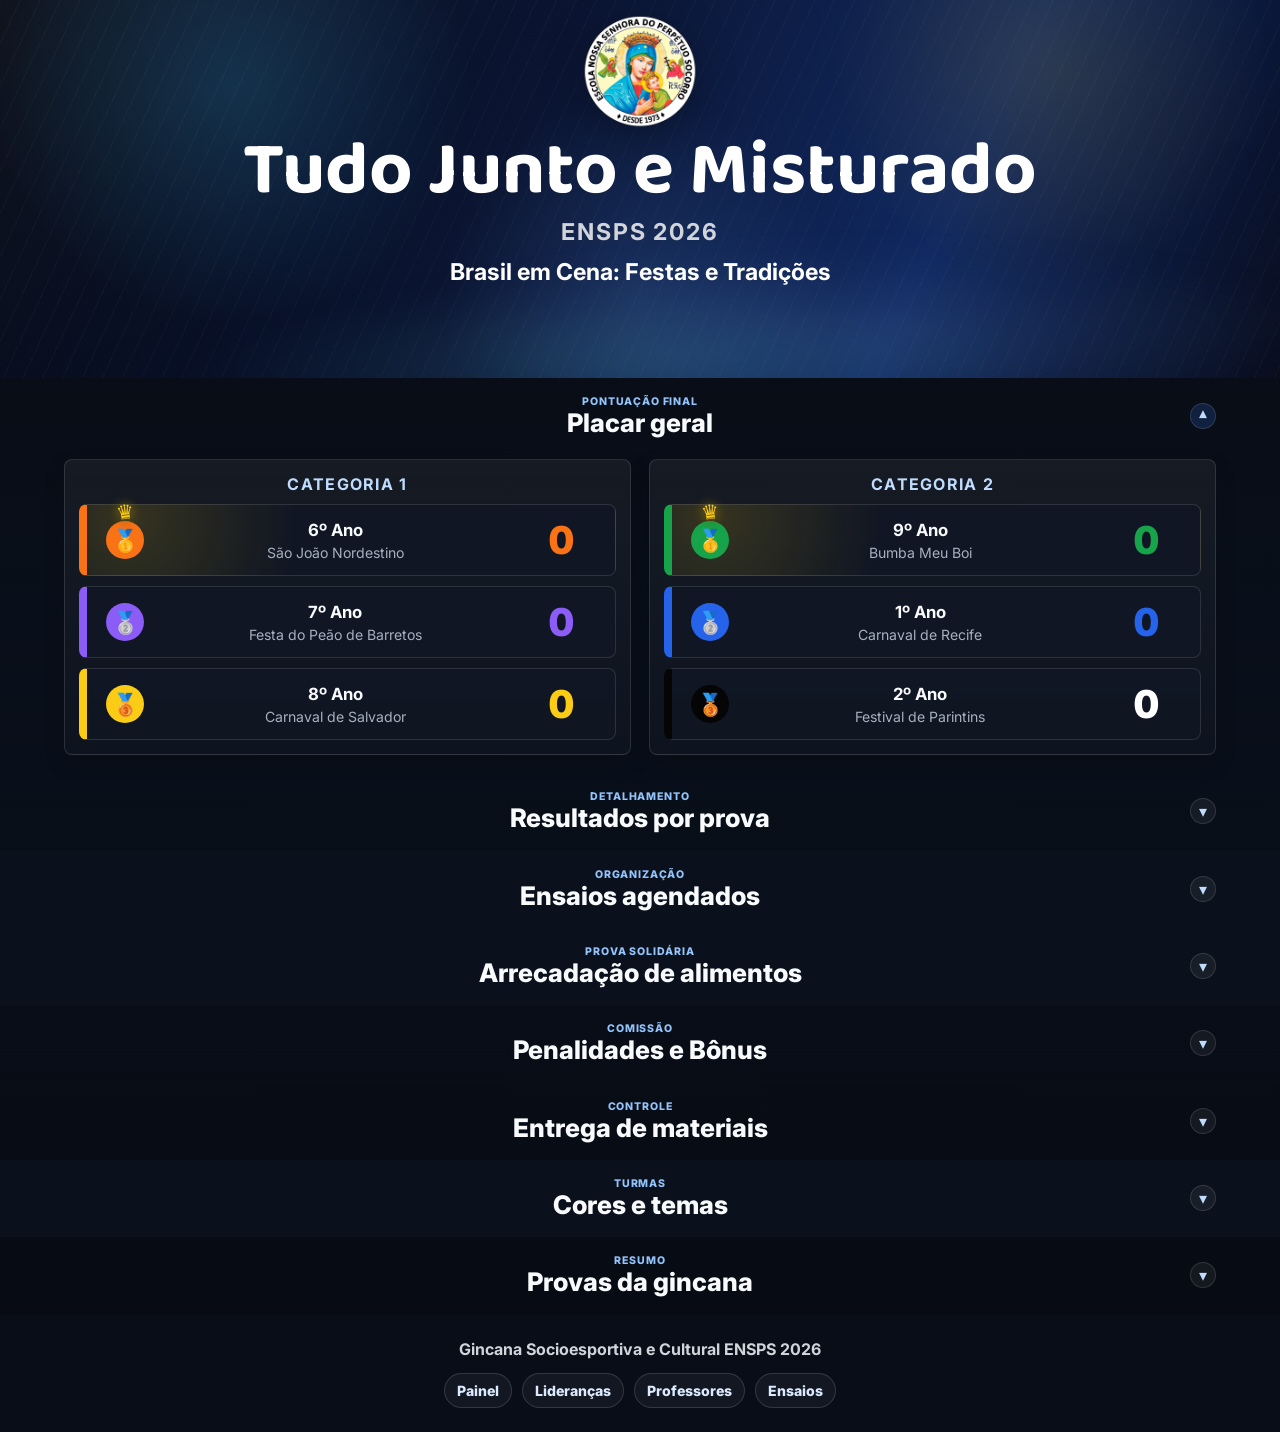
<file: index.html>
<!doctype html>
<html lang="pt-BR">
<head>
  <meta charset="utf-8">
  <meta name="viewport" content="width=device-width, initial-scale=1">
    <link rel="icon" type="image/png" href="assets/logo-ensps.png">
  <link rel="shortcut icon" type="image/png" href="assets/logo-ensps.png">
  <link rel="apple-touch-icon" href="assets/logo-ensps.png">
<title>Gincana Tudo Junto e Misturado 2026</title>
  <link rel="preconnect" href="https://fonts.googleapis.com">
  <link rel="preconnect" href="https://fonts.gstatic.com" crossorigin>
  <link href="https://fonts.googleapis.com/css2?family=Baloo+2:wght@700;800&family=Inter:wght@400;600;700;800&display=swap" rel="stylesheet">
  <link rel="stylesheet" href="styles.css">
</head>
<body class="public-page">
  <header class="hero">
    <div id="inicio" class="hero-content-wrap">
      <img class="hero-logo" src="assets/logo-ensps.png" alt="Logo ENSPS">
      <div class="hero-content">
        <h1>Tudo Junto e Misturado</h1>
        <p class="hero-subtitle">ENSPS 2026</p>
        <p>Brasil em Cena: Festas e Tradições</p>
      </div>
    </div>
  </header>

  <main>
    <section id="placar" class="section">
      <details class="section-toggle" open>
        <summary class="section-heading">
          <span>
            <span class="eyebrow">Pontuação final</span>
            <span class="section-title">Placar geral</span>
          </span>
          <span class="toggle-arrow" aria-hidden="true">⌄</span>
        </summary>
        <div id="scoreboard" class="scoreboard section-body" aria-live="polite"></div>
      </details>
    </section>

    <section id="resultados" class="section">
      <details class="section-toggle">
        <summary class="section-heading">
          <span>
            <span class="eyebrow">Detalhamento</span>
            <span class="section-title">Resultados por prova</span>
          </span>
          <span class="toggle-arrow" aria-hidden="true">⌄</span>
        </summary>
        <div id="eventResults" class="event-results section-body"></div>
      </details>
    </section>

    <section id="ensaios" class="section band">
      <details class="section-toggle">
        <summary class="section-heading">
          <span>
            <span class="eyebrow">Organização</span>
            <span class="section-title">Ensaios agendados</span>
          </span>
          <span class="toggle-arrow" aria-hidden="true">⌄</span>
        </summary>
        <div id="scheduleList" class="schedule-list section-body"></div>
      </details>
    </section>

    <section id="arrecadacao" class="section band">
      <details class="section-toggle">
        <summary class="section-heading">
          <span>
            <span class="eyebrow">Prova solidária</span>
            <span class="section-title">Arrecadação de alimentos</span>
          </span>
          <span class="toggle-arrow" aria-hidden="true">⌄</span>
        </summary>
        <div class="section-body">
          <div id="foodRanking" class="food-ranking"></div>
          <div id="foodPanel" class="food-panel"></div>
        </div>
      </details>
    </section>

    <section id="comissao" class="section">
      <details class="section-toggle">
        <summary class="section-heading">
          <span>
            <span class="eyebrow">Comissão</span>
            <span class="section-title">Penalidades e Bônus</span>
          </span>
          <span class="toggle-arrow" aria-hidden="true">⌄</span>
        </summary>
        <div id="disciplineList" class="discipline-list section-body"></div>
      </details>
    </section>

    <section id="entregas" class="section">
      <details class="section-toggle">
        <summary class="section-heading">
          <span>
            <span class="eyebrow">Controle</span>
            <span class="section-title">Entrega de materiais</span>
          </span>
          <span class="toggle-arrow" aria-hidden="true">⌄</span>
        </summary>
        <div class="section-body">
          <div id="materialsOverview" class="materials-overview"></div>
          <div id="materialsList" class="materials-list"></div>
        </div>
      </details>
    </section>

    <section id="cores" class="section band">
      <details class="section-toggle">
        <summary class="section-heading">
          <span>
            <span class="eyebrow">Turmas</span>
            <span class="section-title">Cores e temas</span>
          </span>
          <span class="toggle-arrow" aria-hidden="true">⌄</span>
        </summary>
        <div id="teamsGrid" class="teams-grid section-body"></div>
      </details>
    </section>

    <section id="provas" class="section">
      <details class="section-toggle">
        <summary class="section-heading">
          <span>
            <span class="eyebrow">Resumo</span>
            <span class="section-title">Provas da gincana</span>
          </span>
          <span class="toggle-arrow" aria-hidden="true">⌄</span>
        </summary>
        <div id="eventsGrid" class="events-grid section-body"></div>
      </details>
    </section>
  </main>

  <footer class="public-footer">
    <strong>Gincana Socioesportiva e Cultural ENSPS 2026</strong>
    <nav class="footer-shortcuts" aria-label="Atalhos do sistema">
      <a href="painel.html">Painel</a>
      <a href="liderancas.html">Lideranças</a>
      <a href="professores.html">Professores</a>
      <a href="agenda-familias-ensps.html">Ensaios</a>
    </nav>
  </footer>
  <script src="app.js"></script>
</body>
</html>
</file>
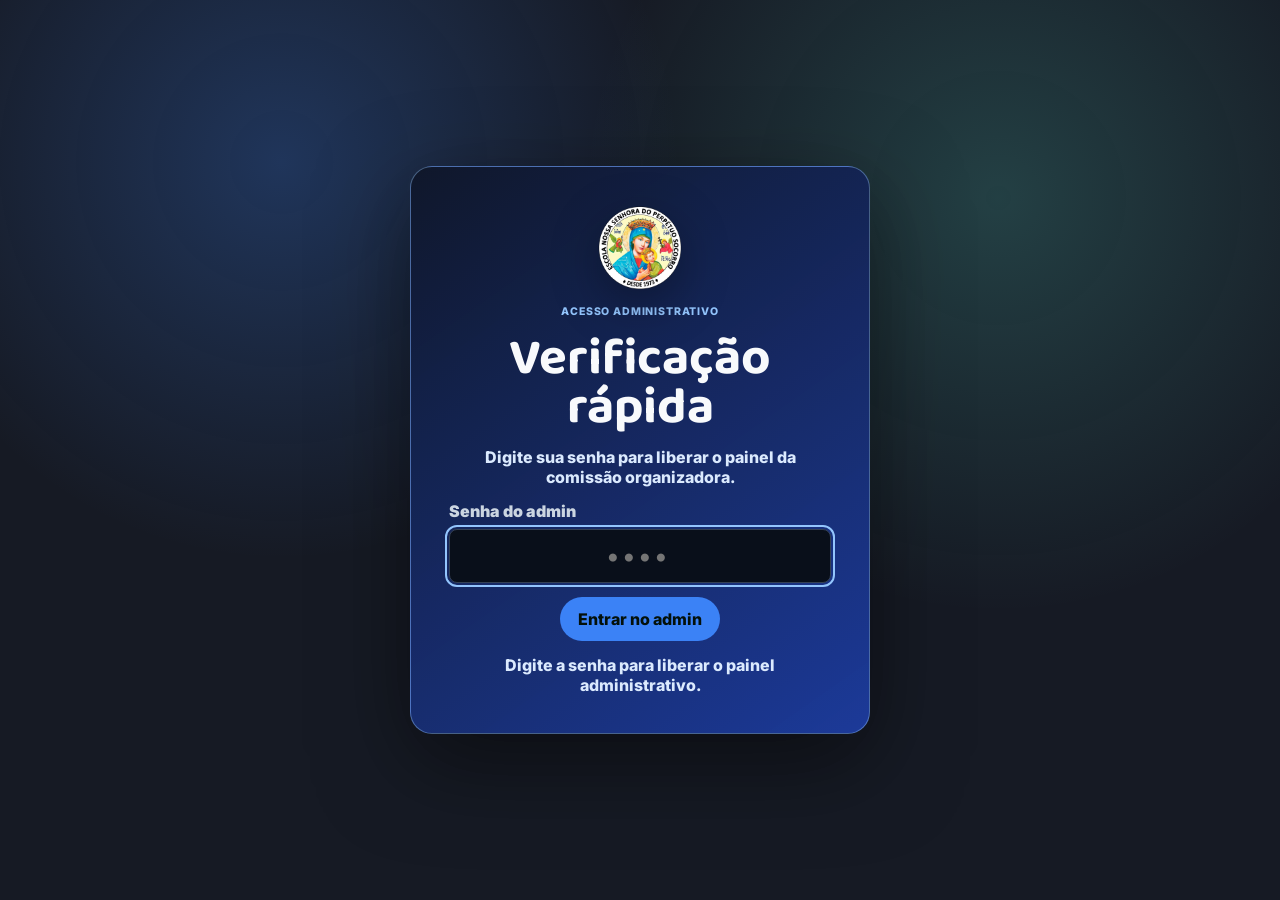
<file: admin.html>
<!doctype html>
<html lang="pt-BR">
<head>
  <meta charset="utf-8">
  <meta name="viewport" content="width=device-width, initial-scale=1">
  <link rel="icon" type="image/png" href="assets/logo-ensps.png">
  <link rel="shortcut icon" type="image/png" href="assets/logo-ensps.png">
  <link rel="apple-touch-icon" href="assets/logo-ensps.png">
<title>Administrador • Gincana ENSPS 2026</title>
  <link rel="preconnect" href="https://fonts.googleapis.com">
  <link rel="preconnect" href="https://fonts.gstatic.com" crossorigin>
  <link href="https://fonts.googleapis.com/css2?family=Baloo+2:wght@700;800&family=Inter:wght@400;600;700;800&display=swap" rel="stylesheet">
  <link rel="stylesheet" href="styles.css">
</head>
<body class="workspace-page admin-page admin-locked">
  <div id="adminAuthGate" class="admin-auth-gate" role="dialog" aria-modal="true" aria-labelledby="adminAuthTitle">
    <form id="adminAuthForm" class="admin-auth-card">
      <img src="assets/logo-ensps.png" alt="">
      <span class="eyebrow">Acesso administrativo</span>
      <h1 id="adminAuthTitle">Verificação rápida</h1>
      <p>Digite sua senha para liberar o painel da comissão organizadora.</p>
      <label>Senha do admin
        <input id="adminPasswordInput" name="password" type="password" inputmode="numeric" autocomplete="current-password" required placeholder="••••">
      </label>
      <button class="button primary" type="submit">Entrar no admin</button>
      <p id="adminAuthStatus" class="muted-text">Carregando verificação...</p>
    </form>
  </div>

  <header class="hero admin-hero">
    <div class="hero-content-wrap admin-hero-content-wrap">
      <img class="hero-logo admin-hero-logo" src="assets/logo-ensps.png" alt="Logo ENSPS">
      <div class="hero-content admin-hero-content">
        <h1>Administrador</h1>
        <p class="hero-subtitle">Gincana Socioesportiva e Cultural ENSPS 2026</p>
        <p>Pontuações, arrecadação, entregas, advertências e dados online.</p>
        <nav class="topbar admin-hero-nav" aria-label="Navegação principal">
          <a href="index.html">Página Geral</a>
          <a href="ensaios.html">Ensaios</a>
          <a href="avaliacao.html">Avaliação</a>
        </nav>
      </div>
    </div>
  </header>

  <main>
    <section class="section admin-section single-panel">
      <div class="section-heading">
        <span>
          <span class="eyebrow">Painel completo</span>
          <span class="section-title">Controle da gincana</span>
        </span>
      </div>

      <div class="admin-shell section-body admin-dashboard">
        <div class="admin-sidebar">
          <p id="syncStatus" class="admin-sync-status">Carregando dados...</p>
          <button class="admin-refresh-button" id="refreshAdminData" type="button">Atualizar dados</button>
          <div class="admin-tabs" role="tablist" aria-label="Ferramentas de administração">
            <button class="tab-button active" data-panel="pointsPanel" type="button">Pontuações</button>
            <button class="tab-button" data-panel="scoreReviewPanel" type="button">Placar interno</button>
            <button class="tab-button" data-panel="schedulePanel" type="button">Ensaios <span id="scheduleRequestsBadge" class="tab-alert-badge" hidden>0</span></button>
            <button class="tab-button" data-panel="foodPanelAdmin" type="button">Arrecadação</button>
            <button class="tab-button" data-panel="materialsPanel" type="button">Entregas</button>
            <button class="tab-button" data-panel="participantsPanel" type="button">Participantes</button>
            <button class="tab-button" data-panel="judgingPanel" type="button">Avaliações <span id="evaluationsBadge" class="tab-alert-badge" hidden>0</span></button>
            <button class="tab-button" data-panel="displayPanel" type="button">Painel</button>
            <button class="tab-button" data-panel="disciplinePanel" type="button">Advertências <span id="leadershipClaimsBadge" class="tab-alert-badge" hidden>0</span></button>
            <button class="tab-button" data-panel="bonusPanel" type="button">Bônus</button>
            <button class="tab-button" data-panel="leadershipAdminPanel" type="button">Lideranças <span id="leadershipRequestsBadge" class="tab-alert-badge" hidden>0</span></button>
            <button class="tab-button" data-panel="formsPanel" type="button">Fichas</button>
            <button class="tab-button" data-panel="teachersAdminPanel" type="button">Professores</button>
            <button class="tab-button" data-panel="settingsPanel" type="button">Dados</button>
          </div>
        </div>

        <div class="admin-main">
          <div class="admin-panel active" id="pointsPanel">
            
            <div class="points-forms-container" style="display: grid; gap: 24px; margin-bottom: 24px;">
              <div class="panel-card">
                <h3 style="margin: 0 0 12px; color: #93c5fd;">Lançamento por Colocação</h3>
                <form id="batchPointsForm" class="form-grid">
                  <label>Prova<select name="event" required></select></label>
                  <label>Categoria<select name="category" required></select></label>
                  <div id="pointsPlacements" class="wide choice-grid" style="grid-template-columns: repeat(auto-fit, minmax(200px, 1fr)); gap: 12px; margin: 12px 0;">
                    <div class="empty-state" style="padding: 12px;">Selecione a prova e categoria para abrir as colocações.</div>
                  </div>
                  <label class="wide">Observação<input name="note" type="text" placeholder="Ex.: lançamento oficial da banca"></label>
                  <button class="button primary" type="submit">Salvar pontuações em lote</button>
                </form>
              </div>

              <div class="panel-card">
                <h3 style="margin: 0 0 12px; color: #cbd5e1;">Lançamento Avulso (Manual)</h3>
                <form id="pointsForm" class="form-grid">
                  <label>Turma<select name="team" required></select></label>
                  <label>Prova<select name="event" required></select></label>
                  <label>Pontos<input name="points" type="number" step="0.5" required></label>
                  <label class="wide">Observação<input name="note" type="text" placeholder="Ex.: correção, bônus, revisão"></label>
                  <button class="button ghost" type="submit" style="width: 100%;">Salvar avulso</button>
                </form>
              </div>
            </div>

            <div class="table-wrap"><table id="pointsTable"></table></div>
          </div>

          <div class="admin-panel" id="scoreReviewPanel">
            <div class="schedule-board-heading">
              <span class="eyebrow">Apuração interna</span>
              <h2>Placar real da comissão</h2>
              <p>Confira a pontuação real mesmo quando o placar público estiver oculto. Em provas julgadas, é possível desfazer o lançamento consolidado.</p>
            </div>
            <div id="scoreReviewBoard" class="score-review-board"></div>
          </div>

        <div class="admin-panel" id="schedulePanel">
          <form id="scheduleForm" class="form-grid">
            <input name="editIndex" type="hidden" value="">
            <label class="schedule-team">Turma<select name="team" required></select></label>
            <label class="schedule-date">Data<input name="date" type="date" required></label>
            <label class="schedule-preset">
              Horário padrão
              <select name="preset">
                <option value="">Selecionar</option>
                <option value="10:40|11:30">10h40-11h30</option>
                <option value="11:30|12:30">11h30-12h30</option>
                <option value="11:50|12:35">11h50-12h35</option>
                <option value="14:30|16:30">14h30-16h30</option>
              </select>
            </label>
            <label class="schedule-start">Início<input name="time" type="time" required></label>
            <label class="schedule-end">Fim<input name="endTime" type="time"></label>
            <label class="schedule-place">Local<input name="place" type="text" value="ENSPS"></label>
            <label class="wide activity-field schedule-activity-field">
              <span>Atividade</span>
              <div class="activity-combo">
                <input name="activity" type="text" placeholder="Dança típica, líderes de torcida, professores">
                <select name="activityPreset" aria-label="Sugestões de atividade">
                  <option value="">⌄</option>
                  <option value="Dança das Líderes de Torcida">Dança das Líderes de Torcida</option>
                  <option value="Dança dos Professores">Dança dos Professores</option>
                  <option value="Dança Típica">Dança Típica</option>
                  <option value="Story">Story</option>
                  <option value="Organização">Organização</option>
                </select>
              </div>
            </label>
            <button class="button primary" id="scheduleSubmit" type="submit">Agendar ensaio</button>
            <button class="button ghost" id="scheduleCancelEdit" type="button" hidden>Cancelar edição</button>
          </form>
          <div class="schedule-board admin-schedule-board">
            <div class="schedule-board-heading">
              <span class="eyebrow">Agenda</span>
              <h2>Ensaios agendados</h2>
              <p>Edite rapidamente os ensaios em aberto e os já realizados.</p>
            </div>
            <div id="scheduleList" class="schedule-list"></div>
          </div>
          <div class="table-wrap"><table id="scheduleTable"></table></div>
          <div class="sync-box schedule-requests-admin">
            <h3>Solicitações das lideranças</h3>
            <p>Aprove para transformar em ensaio marcado ou recuse com observação. Pedidos de Dança dos Professores aparecem apenas aqui no admin.</p>
            <div class="table-wrap"><table id="scheduleRequestsTable"></table></div>
          </div>
        </div>

        <div class="admin-panel" id="foodPanelAdmin">
          <form id="foodForm" class="form-grid">
            <label>Turma<select name="team" required></select></label>
            <label>Item<select name="food" required></select></label>
            <label>Quantidade<input name="quantity" type="number" min="0.01" step="0.01" required></label>
            <label>Data<input name="date" type="date"></label>
            <label class="wide">Observação<input name="note" type="text" placeholder="Ex.: conferido na sala, doação da família"></label>
            <button class="button primary" type="submit">Lançar alimento</button>
          </form>
          <div class="sync-box">
            <h3>Contratações de jogadores</h3>
            <p>Desconte tokens da turma por contratação, sem alterar o total geral de alimentos arrecadados.</p>
            <form id="foodAdjustmentForm" class="form-grid">
              <label>Turma<select name="team" required></select></label>
              <label>Contratações<input name="contracts" type="number" min="1" step="1" required></label>
              <label>Tokens por contratação<input name="tokens" type="number" min="0" step="1" value="30" required></label>
              <label>Data<input name="date" type="date"></label>
              <label class="wide">Observação<input name="note" type="text" placeholder="Ex.: contratação de jogador externo"></label>
              <button class="button primary" type="submit">Aplicar desconto</button>
            </form>
            <div class="table-wrap"><table id="foodAdjustmentTable"></table></div>
          </div>
          <div class="settings-actions">
            <button class="button ghost" id="clearFoodDonations" type="button">Zerar contagem de alimentos</button>
          </div>
          <div class="table-wrap"><table id="foodTable"></table></div>
        </div>

        <div class="admin-panel" id="materialsPanel">
          <form id="materialsForm" class="form-grid">
            <label>Turma<select name="team" required></select></label>
            <label>
              Material
              <select name="material" required>
                <option value="Ficha de inscrição">Ficha de inscrição</option>
                <option value="Relatório de estratégia de trabalho">Relatório de estratégia de trabalho</option>
                <option value="Cota (sala + blusa)">Cota (sala + blusa)</option>
                <option value="Remix dança das líderes de torcida">Remix dança das líderes de torcida</option>
                <option value="Remix dança dos professores">Remix dança dos professores</option>
                <option value="Remix dança típica">Remix dança típica</option>
                <option value="Áudio da comida típica">Áudio da comida típica</option>
              </select>
            </label>
            <label>Situação<select name="status" required><option>Entregue</option><option>Parcial</option><option>Pendente</option></select></label>
            <label>Data<input name="date" type="date"></label>
            <label>Valor/Detalhe<input name="amount" type="text" placeholder="Ex.: R$ 85,00 ou link/pendrive"></label>
            <label class="wide">Observação<input name="note" type="text" placeholder="Ex.: faltam 3 alunos, arquivo em conferência"></label>
            <button class="button primary" type="submit">Salvar entrega</button>
          </form>
          <div class="table-wrap"><table id="materialsTable"></table></div>
        </div>

        <div class="admin-panel" id="disciplinePanel">
          <form id="disciplineForm" class="form-grid">
            <input name="editIndex" type="hidden" value="">
            <label>Turma<select name="team" required></select></label>
            <label>Tipo<select name="type" required><option>Advertência</option><option>Penalidade</option></select></label>
            <label>Data<input name="date" type="date"></label>
            <label>Pontos<input name="points" type="number" step="0.5" value="0"></label>
            <label class="wide">Motivo<input name="reason" type="text" required placeholder="Ex.: atraso, comportamento, ensaio sem aviso"></label>
            <button class="button primary" id="disciplineSubmit" type="submit">Registrar</button>
            <button class="button ghost" id="disciplineCancelEdit" type="button" hidden>Cancelar edição</button>
          </form>
          <form id="quickDisciplineForm" class="form-grid quick-discipline-form">
            <label>Turma<select name="team" required></select></label>
            <label>Nível<select name="level" required></select></label>
            <label>Data<input name="date" type="date"></label>
            <label class="wide">Descrição<input name="reason" type="text" required placeholder="Ex.: atraso, comportamento, ensaio sem aviso"></label>
            <button class="button primary" type="submit">Registrar penalidade rápida</button>
          </form>
          <div class="table-wrap"><table id="disciplineTable"></table></div>

          <div class="sync-box leadership-claims-admin">
            <h3>Contestações das lideranças</h3>
            <p>Analise as solicitações enviadas pelas lideranças e responda para que elas acompanhem o retorno no painel.</p>
            <div class="table-wrap"><table id="leadershipClaimsTable"></table></div>
          </div>
        </div>

        <div class="admin-panel" id="participantsPanel">
          <form id="participantsForm" class="form-grid participants-form">
            <label>Turma<select name="team" required></select></label>
            <label>Atividade<select name="activity" required></select></label>
            <label class="wide">Nomes<textarea name="names" placeholder="Um nome por linha"></textarea></label>
            <button class="button primary" type="submit">Salvar participantes</button>
          </form>
          <div id="participantsOverview" class="participants-overview"></div>
        </div>

        <div class="admin-panel" id="judgingPanel">
          <div class="schedule-board-heading">
            <span class="eyebrow">Comissão julgadora</span>
            <h2>Avaliações recebidas</h2>
            <p>Confira as notas finalizadas pelos jurados e lance manualmente no placar quando estiver pronto.</p>
          </div>

          <div id="evaluationResults" class="evaluation-results"></div>
          <div id="evaluationInbox" class="evaluation-results"></div>

          <div class="schedule-board-heading judging-config-heading">
            <span class="eyebrow">Configuração</span>
            <h2>Organização das fichas</h2>
            <p>Defina a ordem das provas, cadastre jurados e libere os dias de apresentação.</p>
          </div>

          <div class="sync-box judge-admin-box judging-order-box">
            <h3>Ordem das provas nas fichas</h3>
            <p>Use os botões para definir a ordem em que as provas aparecem para os jurados e nos dias de apresentação.</p>
            <div id="judgingOrderList" class="judging-order-list"></div>
          </div>

          <div class="sync-box judge-admin-box judging-block-box">
            <h3>Blocos de avaliação</h3>
            <p>Opcional: use blocos quando várias provas forem apresentadas por turma. Se não criar blocos, a avaliação continua no modelo normal por prova.</p>
            <form id="judgingBlockForm" class="form-grid judging-day-form">
              <label>Nome do bloco<input name="name" type="text" required placeholder="Ex.: Bloco Cultural - Categoria 1"></label>
              <label>Categoria<select name="category" required><option>Categoria 1</option><option>Categoria 2</option></select></label>
              <label class="check-label"><input name="active" type="checkbox" checked> Ativo</label>
              <div class="wide choice-group">
                <h4>Provas agrupadas por turma</h4>
                <div id="judgingBlockEvents" class="choice-grid"></div>
              </div>
              <button class="button primary" type="submit">Salvar bloco</button>
            </form>
            <div class="table-wrap"><table id="judgingBlocksTable"></table></div>
            <h3 style="margin-top:18px;">Rascunhos online</h3>
            <p>Mostra os rascunhos salvos pelos jurados antes do envio final.</p>
            <div class="table-wrap"><table id="judgingDraftsTable"></table></div>
          </div>

          <div class="sync-box judge-admin-box">
            <h3>Jurados autorizados</h3>
            <p>Cadastre um código para cada jurado. Cada código só consegue enviar uma vez por prova e categoria.</p>
            <form id="judgeForm" class="form-grid">
              <label>Nome do jurado<input name="name" type="text" required placeholder="Ex.: Jurado 1"></label>
              <label>Código<input name="code" type="text" required placeholder="Ex.: JURADO-01"></label>
              <label class="check-label"><input name="active" type="checkbox" checked> Ativo</label>
              <button class="button primary" type="submit">Salvar jurado</button>
            </form>
            <div class="table-wrap"><table id="judgesTable"></table></div>
          </div>
          <div class="sync-box judge-admin-box">
            <h3>Dias de apresentação</h3>
            <p>Crie o dia com as provas. Depois, adicione os jurados na lista do dia criado.</p>
            <form id="judgingDayForm" class="form-grid judging-day-form">
              <label>Nome do dia<input name="name" type="text" required placeholder="Ex.: Apresentações da tarde"></label>
              <label>Data<input name="date" type="date"></label>
              <label class="check-label"><input name="active" type="checkbox" checked> Liberado</label>
              <div class="wide choice-group">
                <h4>Provas liberadas</h4>
                <div id="judgingDayEvents" class="choice-grid"></div>
              </div>
              <button class="button primary" type="submit">Salvar dia</button>
            </form>
            <div class="table-wrap"><table id="judgingDaysTable"></table></div>
          </div>
        </div>

        <div class="admin-panel" id="bonusPanel">
          <form id="bonusForm" class="form-grid">
            <input name="editIndex" type="hidden" value="">
            <label>Turma<select name="team" required></select></label>
            <label>Data<input name="date" type="date"></label>
            <label>Pontos<input name="points" type="number" min="0" step="0.5" value="0" required></label>
            <label class="wide">Motivo<input name="reason" type="text" required placeholder="Ex.: colaboração, organização, destaque da equipe"></label>
            <button class="button primary" id="bonusSubmit" type="submit">Registrar bônus</button>
            <button class="button ghost" id="bonusCancelEdit" type="button" hidden>Cancelar edição</button>
          </form>
          <div class="table-wrap"><table id="bonusTable"></table></div>
        </div>

        <div class="admin-panel" id="leadershipAdminPanel">
            <div class="schedule-board-heading">
              <span class="eyebrow">Lideranças</span>
              <h2>Códigos, reclamações e pedidos</h2>
              <p>Veja os códigos de acesso das lideranças e responda solicitações enviadas por cada turma.</p>
            </div>

            <div class="sync-box">
              <h3>Códigos das lideranças</h3>
              <p>Edite os códigos quando necessário. Evite divulgar esta tela fora da comissão.</p>
              <div class="table-wrap"><table id="leadershipCodesTable"></table></div>
            </div>

            <div class="sync-box">
              <h3>Reclamações e pedidos</h3>
              <p>Marque como visto ou responda com observações para a liderança acompanhar no painel dela.</p>
              <div class="table-wrap"><table id="leadershipRequestsTable"></table></div>
            </div>
          </div>

          <div class="admin-panel" id="formsPanel">
            <div class="schedule-board-heading">
              <span class="eyebrow">Documentos das lideranças</span>
              <h2>Ficha de inscrição e relatório de estratégia</h2>
              <p>Dados preenchidos pelas lideranças, organizados por série.</p>
            </div>
            <div id="leadershipFormsAdmin" class="admin-leadership-forms"></div>
          </div>

          <div class="admin-panel" id="teachersAdminPanel">
            <div class="schedule-board-heading">
              <span class="eyebrow">Painel dos padrinhos</span>
              <h2>Professores e códigos</h2>
              <p>Visualize e altere os códigos de acesso dos professores padrinhos.</p>
            </div>
            <div class="sync-box">
              <h3>Códigos dos professores</h3>
              <p>Esses códigos liberam o acesso ao professores.html.</p>
              <div class="table-wrap"><table id="teacherCodesTable"></table></div>
            </div>
            <div class="sync-box">
              <h3>Solicitações dos professores</h3>
              <p>Pedidos de ensaio da Dança dos Professores aparecem junto das solicitações de ensaio, mas também estão resumidos aqui.</p>
              <div class="table-wrap"><table id="teacherRequestsTable"></table></div>
            </div>
          </div>

          <div class="admin-panel" id="settingsPanel">
          <div class="sync-box">
            <h3>Banco de dados online</h3>
            <p>O login será feito pelo Cloudflare Access. Depois de autenticado, os botões abaixo carregam e salvam os dados online automaticamente.</p>
            <div class="settings-actions">
              <button class="button primary" id="loadGithubData" type="button">Carregar online</button>
              <button class="button primary" id="saveGithubData" type="button">Salvar online</button>
            </div>
          </div>
          <div class="settings-actions">
            <button class="button primary" id="exportData" type="button">Exportar JSON</button>
            <label class="button ghost file-button">Importar JSON<input id="importData" type="file" accept="application/json"></label>
            <button class="button danger" id="resetData" type="button">Restaurar exemplo</button>
          </div>
          <textarea id="dataPreview" readonly spellcheck="false"></textarea>
        </div>

          <div class="admin-panel" id="displayPanel">
            <div class="panel-card display-admin-card">
              <span class="eyebrow">Exibição</span>
              <h2>Controle do painel</h2>
              <p>Use este modo para esconder o placar provisório enquanto a comissão contabiliza as últimas provas.</p>
              <form id="displaySettingsForm" class="display-settings-form">
                <label class="display-toggle-row">
                  <input name="hideScores" type="checkbox">
                  <span>
                    <strong>Ocultar pontuações do placar e das provas</strong>
                    <small>Na página principal, os pontos e posições reais ficam em apuração.</small>
                  </span>
                </label>
                <label class="display-toggle-row">
                  <input name="randomMode" type="checkbox">
                  <span>
                    <strong>Modo aleatório no painel do projetor</strong>
                    <small>No painel, as posições ficam embaralhadas e os pontos viram uma animação.</small>
                  </span>
                </label>
                <button class="button primary" type="submit">Salvar exibição</button>
              </form>
            </div>
          </div>
        </div>
      </div>
    </section>
  </main>

  <footer><strong>Gincana Socioesportiva e Cultural ENSPS 2026</strong></footer>
  <script src="app.js"></script>
</body>
</html>
</file>
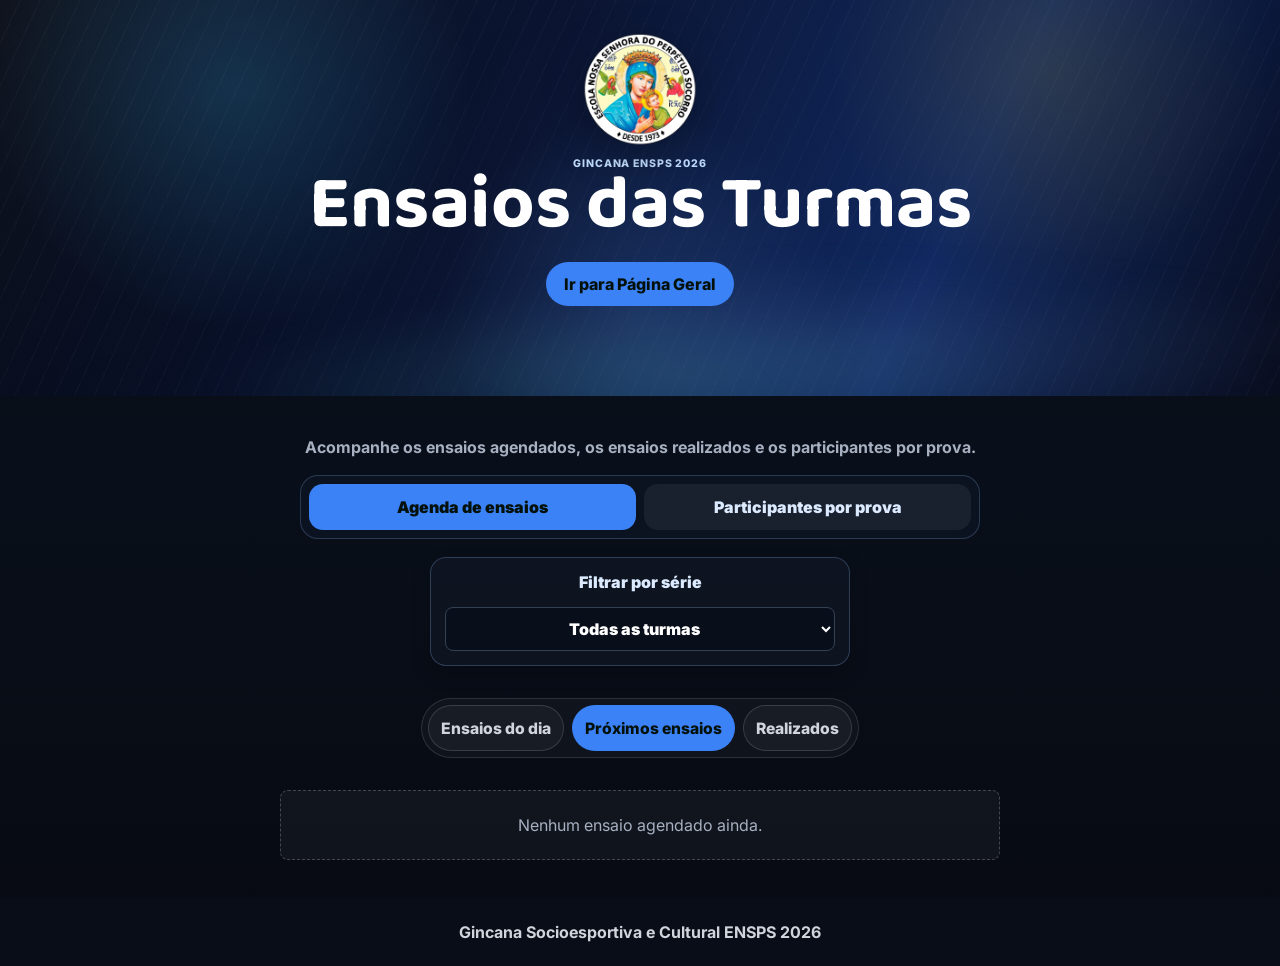
<file: agenda-familias-ensps.html>
<!doctype html>
<html lang="pt-BR">
<head>
  <meta charset="utf-8">
  <meta name="viewport" content="width=device-width, initial-scale=1">
  <link rel="icon" type="image/png" href="assets/logo-ensps.png">
  <link rel="shortcut icon" type="image/png" href="assets/logo-ensps.png">
  <link rel="apple-touch-icon" href="assets/logo-ensps.png">
<title>Ensaios • Gincana ENSPS 2026</title>
  <link rel="preconnect" href="https://fonts.googleapis.com">
  <link rel="preconnect" href="https://fonts.gstatic.com" crossorigin>
  <link href="https://fonts.googleapis.com/css2?family=Baloo+2:wght@700;800&family=Inter:wght@400;600;700;800&display=swap" rel="stylesheet">
  <link rel="stylesheet" href="styles.css">
</head>
<body class="public-page rehearsal-view-page">
  <header class="hero rehearsal-view-hero">
<div class="hero-content-wrap rehearsal-view-hero-wrap">
      <img class="hero-logo" src="assets/logo-ensps.png" alt="Logo ENSPS">
      <div class="hero-content">
        <span class="eyebrow">Gincana ENSPS 2026</span>
        <h1>Ensaios das Turmas</h1>
        <div class="hero-actions rehearsal-view-actions">
          <a class="button primary" href="index.html">Ir para Página Geral</a>
        </div>
      </div>
    </div>
  </header>

  <main>
    <section id="ensaios" class="section rehearsal-view-section">
      <div class="rehearsal-view-intro">
        <p>Acompanhe os ensaios agendados, os ensaios realizados e os participantes por prova.</p>
      </div>

      <div class="family-view-tabs" aria-label="Alternar visualização da agenda">
        <button class="active" data-family-view="agenda" type="button">Agenda de ensaios</button>
        <button data-family-view="participantes" type="button">Participantes por prova</button>
      </div>

      <div class="family-view-panel active" data-family-panel="agenda">
        <div class="rehearsal-filter-card" aria-label="Filtro de ensaios por turma">
          <label>
            Filtrar por série
            <select id="scheduleTeamFilter">
              <option value="">Todas as turmas</option>
            </select>
          </label>
        </div>

        <div id="scheduleList" class="schedule-list section-body rehearsal-view-list" aria-live="polite"></div>
      </div>

      <div class="family-view-panel" data-family-panel="participantes">
        <div class="family-search-card family-search-grid">
          <label>
            Filtrar por série
            <select id="familyParticipantsTeamFilter">
              <option value="">Todas as turmas</option>
            </select>
          </label>
          <label>
            Buscar aluno
            <input id="familyStudentSearch" type="search" placeholder="Digite o nome do aluno">
          </label>
          <p>Use a busca para conferir se o aluno participa de alguma prova e se possui ensaio relacionado.</p>
        </div>

        <div id="familyStudentResults" class="family-student-results" aria-live="polite"></div>

        <div class="schedule-board-heading family-participants-heading">
          <span class="eyebrow">Participantes</span>
          <h2>Participantes por prova</h2>
          <p>Lista organizada por turma e por prova, conforme as fichas preenchidas pelas lideranças.</p>
        </div>

        <div id="familyParticipantsList" class="family-participants-list section-body" aria-live="polite"></div>
      </div>
    </section>
  </main>

  <footer><strong>Gincana Socioesportiva e Cultural ENSPS 2026</strong></footer>
  <script src="app.js"></script>
</body>
</html>
</file>
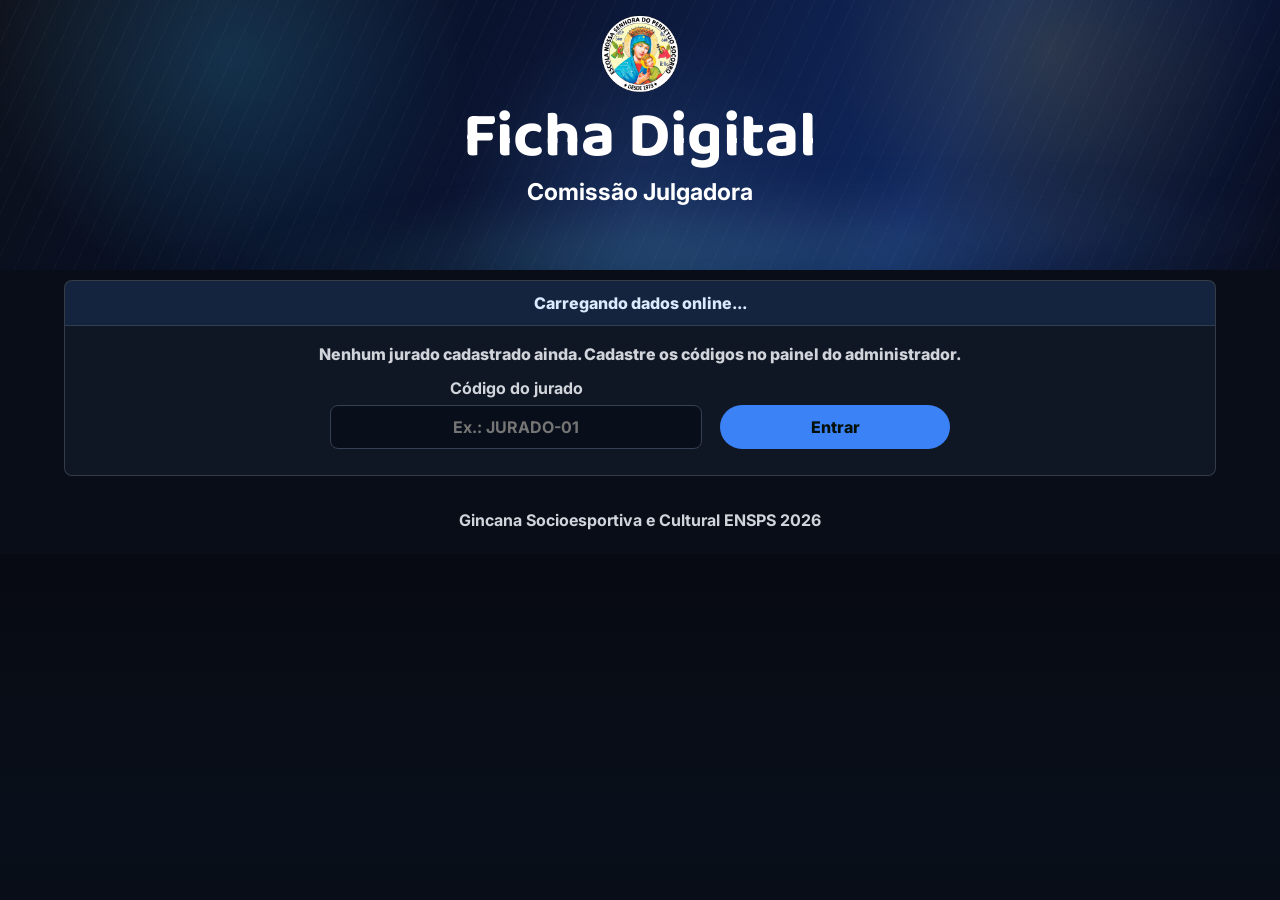
<file: avaliacao.html>
<!doctype html>
<html lang="pt-BR">
<head>
  <meta charset="utf-8">
  <meta name="viewport" content="width=device-width, initial-scale=1">
  <link rel="icon" type="image/png" href="assets/logo-ensps.png">
  <link rel="shortcut icon" type="image/png" href="assets/logo-ensps.png">
  <link rel="apple-touch-icon" href="assets/logo-ensps.png">
<title>Avaliação Online • Gincana ENSPS 2026</title>
  <link rel="preconnect" href="https://fonts.googleapis.com">
  <link rel="preconnect" href="https://fonts.gstatic.com" crossorigin>
  <link href="https://fonts.googleapis.com/css2?family=Baloo+2:wght@700;800&family=Inter:wght@400;600;700;800&display=swap" rel="stylesheet">
  <link rel="stylesheet" href="styles.css">
</head>
<body class="workspace-page judge-page">
  <header class="hero">
    <div class="hero-content-wrap">
      <div class="hero-content">
        <img src="assets/logo-ensps.png" alt="Logo ENSPS" style="height: 80px; margin: 0 auto 16px; display: block;">
        <h1>Ficha Digital</h1>
        <p>Comissão Julgadora</p>
      </div>
    </div>
  </header>

  <main>
    <section class="section admin-section single-panel">
      <div class="section-heading judge-screen-heading" hidden>
        <span>
          <span class="eyebrow">Comissão julgadora</span>
          <span class="section-title">Ficha digital</span>
        </span>
      </div>
      <div class="admin-shell section-body">
        <p id="syncStatus" class="admin-sync-status">Carregando dados...</p>
        <div id="judgeWelcome" class="judge-welcome" hidden aria-live="polite">
          <div class="welcome-card">
            <img src="assets/logo-ensps.png" alt="">
            <span class="eyebrow">Comissão julgadora</span>
            <h2>Seja bem-vindo à ENSPS</h2>
            <p>Que seu olhar ajude a transformar talento, tradição e alegria em uma avaliação justa.</p>
            <div class="welcome-sparkles" aria-hidden="true">
              <span></span><span></span><span></span><span></span><span></span>
            </div>
          </div>
        </div>
        <div id="judgeThanks" class="judge-thanks" hidden aria-live="polite">
          <div class="welcome-card">
            <img src="assets/logo-ensps.png" alt="">
            <span class="eyebrow">Avaliação concluída</span>
            <h2>Obrigado pela participação</h2>
            <p>Sua contribuição ajuda a transformar cada apresentação em memória, justiça e celebração.</p>
          </div>
        </div>
        <div id="judgeAccess" class="judge-access">
          <p id="judgeStatus">Digite o código recebido para acessar as fichas pendentes.</p>
          <form id="judgeAccessForm" class="form-grid judge-access-form">
            <label>Código do jurado<input name="code" type="text" required placeholder="Ex.: JURADO-01" autocomplete="off"></label>
            <button class="button primary" type="submit">Entrar</button>
          </form>
        </div>
        <div id="judgeBlockWorkspace" class="judge-block-workspace" hidden></div>

        <form id="evaluationForm" class="evaluation-form" hidden>
          <div class="form-grid">
            <label>Prova<select name="event" required></select></label>
            <label>Categoria<select name="category" required><option>Categoria 1</option><option>Categoria 2</option></select></label>
          </div>
          <div id="evaluationSheet" class="evaluation-sheet"></div>
          <button class="button primary" type="submit">Enviar avaliação da categoria</button>
        </form>
      </div>
    </section>
  </main>

  <footer><strong>Gincana Socioesportiva e Cultural ENSPS 2026</strong></footer>
  <script src="app.js"></script>
</body>
</html>
</file>
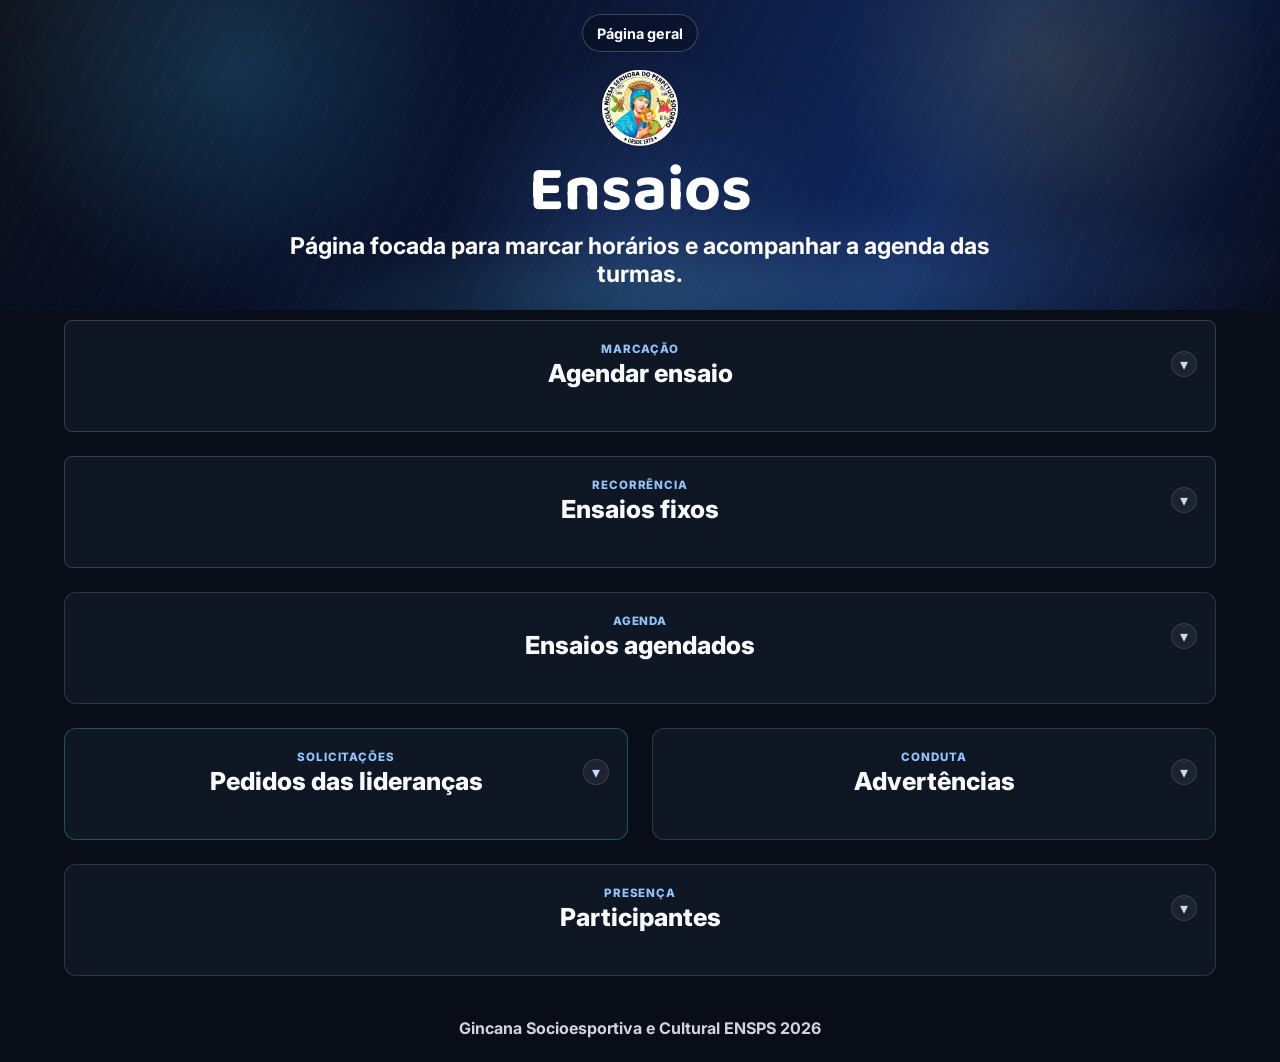
<file: ensaios.html>
<!doctype html>
<html lang="pt-BR">
<head>
  <meta charset="utf-8">
  <meta name="viewport" content="width=device-width, initial-scale=1">
  <link rel="icon" type="image/png" href="assets/logo-ensps.png">
  <link rel="shortcut icon" type="image/png" href="assets/logo-ensps.png">
  <link rel="apple-touch-icon" href="assets/logo-ensps.png">
<title>Ensaios • Gincana ENSPS 2026</title>
  <link rel="preconnect" href="https://fonts.googleapis.com">
  <link rel="preconnect" href="https://fonts.gstatic.com" crossorigin>
  <link href="https://fonts.googleapis.com/css2?family=Baloo+2:wght@700;800&family=Inter:wght@400;600;700;800&display=swap" rel="stylesheet">
  <link rel="stylesheet" href="styles.css">
</head>
<body class="workspace-page rehearsals-page">
  <header class="hero">
    <nav class="topbar" aria-label="Navegação principal" style="justify-content: center; margin-bottom: 16px;">
      <a href="index.html">Página geral</a>
    </nav>
    <div class="hero-content-wrap">
      <div class="hero-content">
        <img src="assets/logo-ensps.png" alt="Logo ENSPS" style="height: 80px; margin: 0 auto 16px; display: block;">
        <h1>Ensaios</h1>
        <p>Página focada para marcar horários e acompanhar a agenda das turmas.</p>
      </div>
    </div>
  </header>

  <main>
    <section class="section single-panel">
      <div class="split-workspace section-body">
        <details class="admin-shell schedule-shell section-toggle rehearsal-card-schedule-form">
          <summary class="section-heading">
            <span>
              <span class="eyebrow">Marcação</span>
              <span class="section-title">Agendar ensaio</span>
            </span>
            <span class="toggle-arrow" aria-hidden="true">⌄</span>
          </summary>
          <div class="section-body">
            <p id="syncStatus" class="admin-sync-status">Carregando dados...</p>
            <div class="admin-panel active">
              <form id="scheduleForm" class="form-grid rehearsal-form">
                <input name="editIndex" type="hidden" value="">
                <label class="schedule-team">Turma<select name="team" required></select></label>
                <label class="schedule-date">Data<input name="date" type="date" required></label>
                <label class="schedule-preset">
                  Horário padrão
                  <select name="preset">
                    <option value="">Selecionar</option>
                    <option value="10:40|11:30">10h40-11h30</option>
                    <option value="11:30|12:30">11h30-12h30</option>
                    <option value="11:50|12:35">11h50-12h35</option>
                    <option value="14:30|16:30">14h30-16h30</option>
                  </select>
                </label>
                <label class="schedule-start">Início<input name="time" type="time" required></label>
                <label class="schedule-end">Fim<input name="endTime" type="time"></label>
                <label class="schedule-place">Local<input name="place" type="text" value="ENSPS"></label>
                <label class="wide activity-field schedule-activity-field">
                  <span>Atividade</span>
                  <div class="activity-combo">
                    <input name="activity" type="text" placeholder="Dança típica, líderes de torcida, professores">
                    <select name="activityPreset" aria-label="Sugestões de atividade">
                      <option value="">⌄</option>
                      <option value="Dança das Líderes de Torcida">Dança das Líderes de Torcida</option>
                      <option value="Dança dos Professores">Dança dos Professores</option>
                      <option value="Dança Típica">Dança Típica</option>
                      <option value="Story">Story</option>
                      <option value="Organização">Organização</option>
                    </select>
                  </div>
                </label>
                <button class="button primary" id="scheduleSubmit" type="submit">Agendar ensaio</button>
                <button class="button ghost" id="scheduleCancelEdit" type="button" hidden>Cancelar edição</button>
              </form>
              <div class="rehearsal-actions">
                <button class="button primary" id="saveGithubData" type="button">Salvar online</button>
              </div>
            </div>
          </div>
        </details>

        <details class="admin-shell schedule-shell section-toggle rehearsal-card-fixed">
          <summary class="section-heading">
            <span>
              <span class="eyebrow">Recorrência</span>
              <span class="section-title">Ensaios fixos</span>
            </span>
            <span class="toggle-arrow" aria-hidden="true">⌄</span>
          </summary>
          <div class="section-body">
            <div class="schedule-board-heading">
              <p>Crie ensaios que se repetem no mesmo dia da semana e horário até a data definida.</p>
            </div>
            <form id="fixedScheduleForm" class="form-grid rehearsal-form fixed-schedule-form">
              <label class="schedule-team">Turma<select name="team" required></select></label>
              <label class="schedule-date">Dia da semana
                <select name="weekday" required>
                  <option value="1">Segunda-feira</option>
                  <option value="2">Terça-feira</option>
                  <option value="3">Quarta-feira</option>
                  <option value="4">Quinta-feira</option>
                  <option value="5">Sexta-feira</option>
                </select>
              </label>
              <label class="schedule-preset">
                Horário padrão
                <select name="preset">
                  <option value="">Selecionar</option>
                  <option value="10:40|11:30">10h40-11h30</option>
                  <option value="11:30|12:30">11h30-12h30</option>
                  <option value="11:50|12:35">11h50-12h35</option>
                  <option value="14:30|16:30">14h30-16h30</option>
                </select>
              </label>
              <label class="schedule-place">Até<input name="untilDate" type="date" required></label>
              <label class="schedule-start">Início<input name="time" type="time" required></label>
              <label class="schedule-end">Fim<input name="endTime" type="time"></label>
              <label class="schedule-place">Local<input name="place" type="text" value="ENSPS"></label>
              <label class="wide activity-field schedule-activity-field">
                <span>Atividade</span>
                <div class="activity-combo">
                  <input name="activity" type="text" placeholder="Dança típica, líderes de torcida, professores">
                  <select name="activityPreset" aria-label="Sugestões de atividade">
                    <option value="">⌄</option>
                    <option value="Dança das Líderes de Torcida">Dança das Líderes de Torcida</option>
                    <option value="Dança dos Professores">Dança dos Professores</option>
                    <option value="Dança Típica">Dança Típica</option>
                    <option value="Story">Story</option>
                    <option value="Organização">Organização</option>
                  </select>
                </div>
              </label>
              <button class="button primary" type="submit">Criar ensaio fixo</button>
            </form>
            <div id="fixedScheduleList" class="fixed-schedule-list"></div>
          </div>
        </details>

        <details class="schedule-board schedule-shell section-toggle rehearsal-card-schedule-list">
          <summary class="section-heading">
            <span>
              <span class="eyebrow">Agenda</span>
              <span class="section-title">Ensaios agendados</span>
            </span>
            <span class="toggle-arrow" aria-hidden="true">⌄</span>
          </summary>
          <div class="section-body">
            <div class="schedule-board-heading">
              <p>Acompanhe os horários marcados por turma.</p>
            </div>
            <div id="scheduleList" class="schedule-list"></div>
            <div class="table-wrap"><table id="scheduleTable"></table></div>
          </div>
        </details>

        <details class="schedule-requests-shell schedule-shell section-toggle rehearsal-card-requests">
          <summary class="section-heading">
            <span>
              <span class="eyebrow">Solicitações</span>
              <span class="section-title">Pedidos das lideranças <span id="scheduleRequestsBadge" class="tab-alert-badge" hidden>0</span></span>
            </span>
            <span class="toggle-arrow" aria-hidden="true">⌄</span>
          </summary>
          <div class="section-body">
            <div class="schedule-board-heading">
              <p>Solicitações de marcação de ensaios enviadas pelas lideranças.</p>
            </div>
            <div class="table-wrap"><table id="scheduleRequestsTable"></table></div>
            <div id="scheduleRequestsCards" class="schedule-requests-cards"></div>
          </div>
        </details>

        <details class="participants-shell schedule-shell section-toggle rehearsal-card-participants">
          <summary class="section-heading">
            <span>
              <span class="eyebrow">Presença</span>
              <span class="section-title">Participantes</span>
            </span>
            <span class="toggle-arrow" aria-hidden="true">⌄</span>
          </summary>
          <div class="section-body">
            <div class="schedule-board-heading">
              <p>Cadastre, se quiser, os alunos previstos para cada atividade.</p>
            </div>
            <form id="participantsForm" class="form-grid participants-form">
              <label>Turma<select name="team" required></select></label>
              <label>Atividade<select name="activity" required></select></label>
              <label class="wide">Nomes<textarea name="names" placeholder="Um nome por linha"></textarea></label>
              <button class="button primary" type="submit">Salvar participantes</button>
            </form>
            <div id="participantsOverview" class="participants-overview"></div>
          </div>
        </details>

        <details class="discipline-shell schedule-shell section-toggle rehearsal-card-discipline">
          <summary class="section-heading">
            <span>
              <span class="eyebrow">Conduta</span>
              <span class="section-title">Advertências</span>
            </span>
            <span class="toggle-arrow" aria-hidden="true">⌄</span>
          </summary>
          <div class="section-body">
            <div class="schedule-board-heading">
              <p>Registre ocorrências de ensaio com penalidades pré-definidas.</p>
            </div>
            <form id="quickDisciplineForm" class="form-grid quick-discipline-form">
              <label>Turma<select name="team" required></select></label>
              <label>Nível<select name="level" required></select></label>
              <label>Data<input name="date" type="date"></label>
              <label class="wide">Descrição<input name="reason" type="text" required placeholder="Ex.: atraso, ausência, comportamento no ensaio"></label>
              <button class="button primary" type="submit">Registrar penalidade</button>
            </form>
            <div id="disciplineList" class="discipline-list"></div>
          </div>
        </details>
      </div>
    </section>
  </main>

  <footer><strong>Gincana Socioesportiva e Cultural ENSPS 2026</strong></footer>
  <script src="app.js"></script>
</body>
</html>
</file>
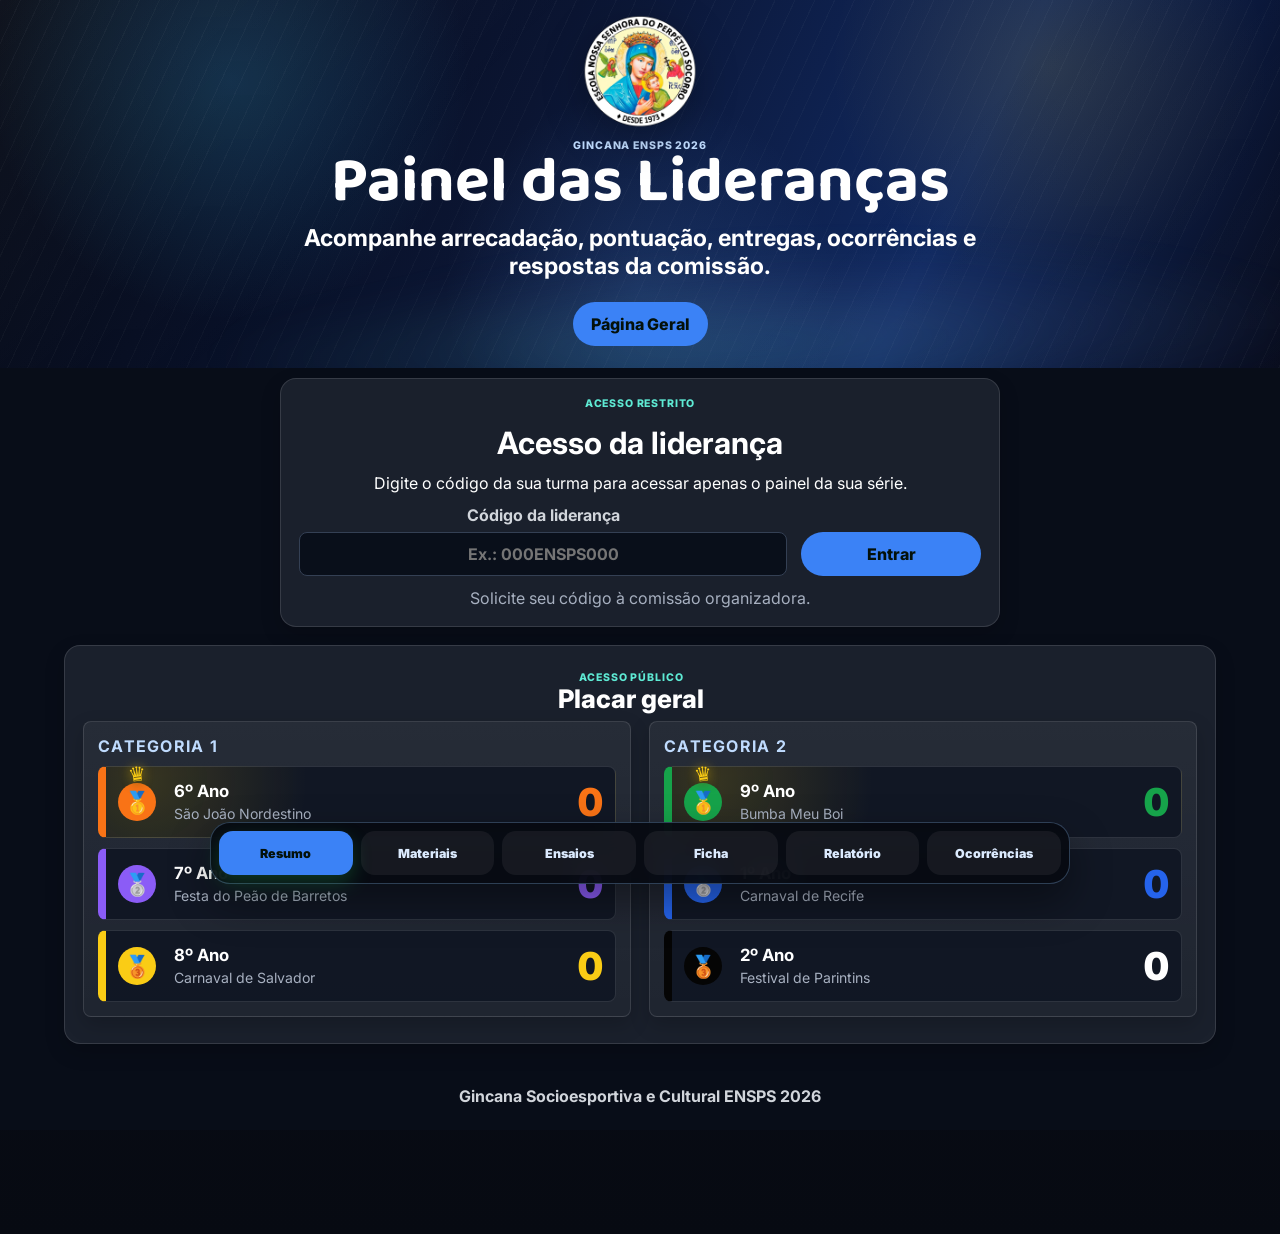
<file: liderancas.html>
<!doctype html>
<html lang="pt-BR">
<head>
  <meta charset="utf-8">
  <meta name="viewport" content="width=device-width, initial-scale=1">
  <link rel="icon" type="image/png" href="assets/logo-ensps.png">
  <link rel="shortcut icon" type="image/png" href="assets/logo-ensps.png">
  <link rel="apple-touch-icon" href="assets/logo-ensps.png">
<title>Painel das Lideranças • Gincana ENSPS 2026</title>
  <link rel="preconnect" href="https://fonts.googleapis.com">
  <link rel="preconnect" href="https://fonts.gstatic.com" crossorigin>
  <link href="https://fonts.googleapis.com/css2?family=Baloo+2:wght@700;800&family=Inter:wght@400;600;700;800&display=swap" rel="stylesheet">
  <link rel="stylesheet" href="styles.css">
</head>
<body class="workspace-page leadership-page">
  <header class="hero leadership-hero">
    <div class="hero-content-wrap">
      <img class="hero-logo" src="assets/logo-ensps.png" alt="Logo ENSPS">
      <div class="hero-content">
        <span class="eyebrow">Gincana ENSPS 2026</span>
        <h1>Painel das Lideranças</h1>
        <p>Acompanhe arrecadação, pontuação, entregas, ocorrências e respostas da comissão.</p>
        <div class="hero-actions leadership-actions">
          <a class="button primary" href="index.html">Página Geral</a>
          
        </div>
      </div>
    </div>
  </header>

  <main>
    <section class="section admin-section single-panel leadership-section">
      <div class="leadership-shell section-body">

        <div id="leadershipWelcome" class="judge-welcome leadership-welcome" hidden aria-live="polite">
          <div class="welcome-card leadership-welcome-card">
            <img src="assets/logo-ensps.png" alt="">
            <span class="eyebrow">Tudo Junto e Misturado 2026</span>
            <h2 id="leadershipWelcomeTitle">Bem-vinda!</h2>
            <p id="leadershipWelcomeText">Seu painel está pronto para acompanhar a turma com organização, liderança e responsabilidade.</p>
            <div class="welcome-sparkles" aria-hidden="true">
              <span></span><span></span><span></span><span></span><span></span>
            </div>
          </div>
        </div>

        <section id="leadershipLoginBox" class="leadership-login-box">
          <span class="eyebrow">Acesso restrito</span>
          <h3>Acesso da liderança</h3>
          <p>Digite o código da sua turma para acessar apenas o painel da sua série.</p>
          <form id="leadershipLoginForm" class="form-grid leadership-login-form">
            <label>Código da liderança<input name="code" type="text" required placeholder="Ex.: 000ENSPS000" autocomplete="off" inputmode="latin" pattern="[A-Z0-9]+" maxlength="12" data-uppercase-code></label>
            <button class="button primary" type="submit">Entrar</button>
          </form>
          <p id="leadershipLoginStatus" class="muted-text">Solicite seu código à comissão organizadora.</p>
        </section>

        <section class="leadership-public-scoreboard">
          <div class="section-heading leadership-public-heading">
            <span>
              <span class="eyebrow">Acesso público</span>
              <span class="section-title">Placar geral</span>
            </span>
          </div>
          <div id="scoreboard" class="scoreboard section-body" aria-live="polite"></div>
        </section>

        <section id="leadershipPrivateArea" hidden>
          <div class="section-heading leadership-private-heading">
            <span>
              <span class="eyebrow">Acompanhamento</span>
              <span class="section-title">Resumo da turma</span>
            </span>
          </div>

          <div class="leadership-selector" hidden>
            <label>
              Série/turma liberada
              <select id="leadershipTeamSelect"></select>
            </label>
          </div>

        <section class="leadership-resources">
          <article>
            <h3>Envio de materiais</h3>
            <p>Use este e-mail para enviar materiais, arquivos e comprovantes da gincana:</p>
            <a href="mailto:ensps.contatos@gmail.com">ensps.contatos@gmail.com</a>
          </article>
          <article>
            <h3>Documentos para baixar</h3>
            <div class="settings-actions leadership-downloads">
              <a class="button ghost" href="assets/logo-ensps.png" download>Baixar logo ENSPS</a>
              <a class="button ghost" href="docs/oficio-arrecadacao-alimentos.pdf" download>Baixar ofício de arrecadação</a>
              <a class="button ghost" href="docs/regulamento-tudo-junto-e-misturado-2026.pdf" download>Baixar regulamento da gincana</a>
            </div>
          </article>
        </section>

        <div id="leadershipDashboard" class="leadership-dashboard" aria-live="polite"></div>

        <section id="leadershipClaimBox" class="leadership-card leadership-wide-card leadership-claim-box" hidden>
          <h3>Contestar penalidade</h3>
          <p>Explique o motivo da contestação. A comissão organizadora irá avaliar e responder.</p>
          <form id="leadershipClaimForm" class="form-grid">
            <input name="teamId" type="hidden">
            <input name="disciplineIndex" type="hidden">
            <label class="wide">Justificativa<textarea name="reason" required placeholder="Descreva o motivo da contestação"></textarea></label>
            <button class="button primary" type="submit">Enviar contestação</button>
          </form>
        </section>
        </section>
      </div>
    </section>
  </main>

  <nav id="leadershipBottomNav" class="leadership-bottom-nav" aria-label="Atalhos do painel">
    <button class="active" data-leadership-mobile-tab="resumo" type="button">Resumo</button>
    <button data-leadership-mobile-tab="materiais" type="button">Materiais</button>
    <button data-leadership-mobile-tab="ensaios" type="button">Ensaios</button>
    <button data-leadership-mobile-tab="fichas" type="button">Ficha</button>
    <button data-leadership-mobile-tab="relatorio" type="button">Relatório</button>
    <button data-leadership-mobile-tab="ocorrencias" type="button">Ocorrências</button>
  </nav>

  <footer><strong>Gincana Socioesportiva e Cultural ENSPS 2026</strong></footer>
  <script src="app.js"></script>
</body>
</html>
</file>
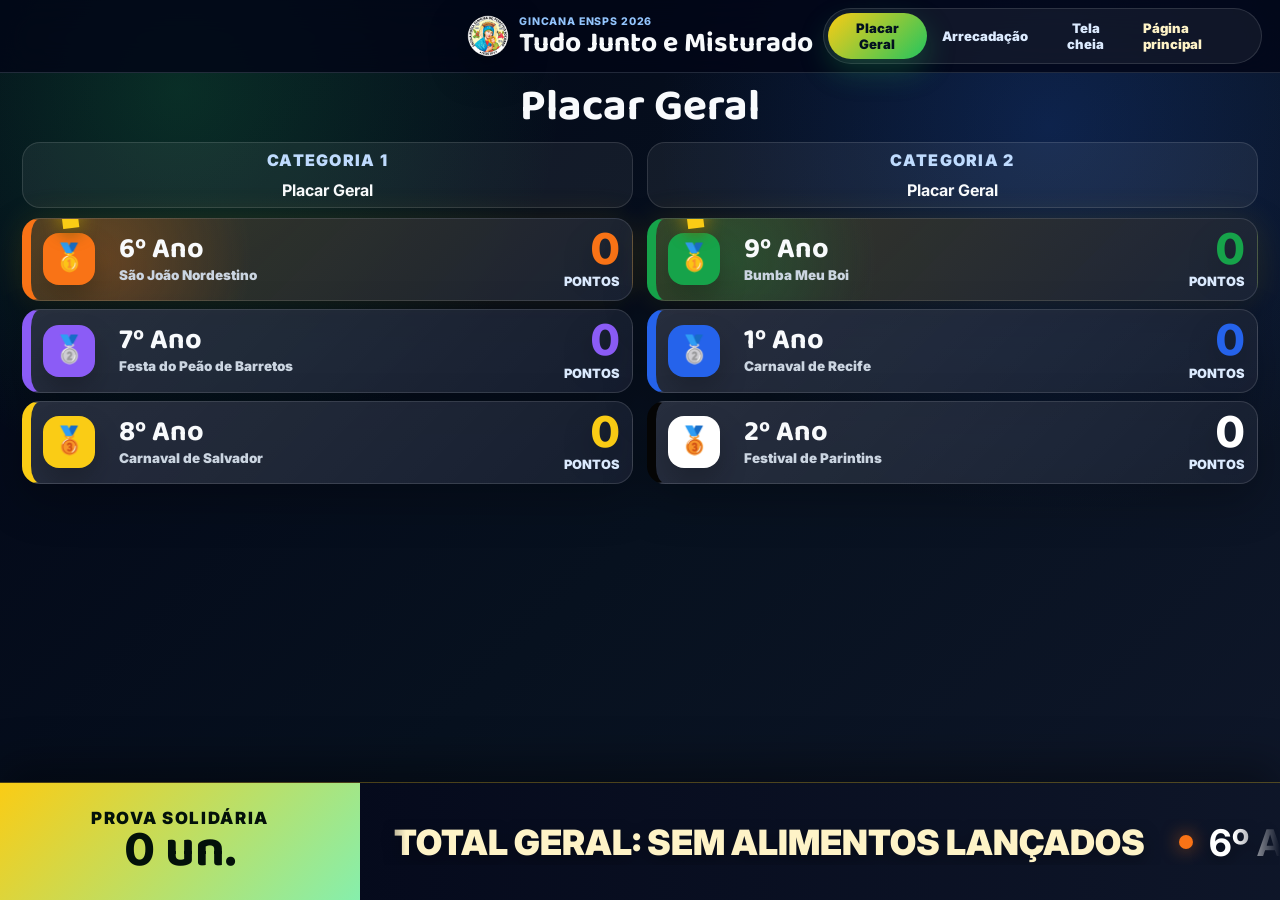
<file: painel.html>
<!doctype html>
<html lang="pt-BR">
<head>
  <meta charset="utf-8">
  <meta name="viewport" content="width=device-width, initial-scale=1">
  <link rel="icon" type="image/png" href="assets/logo-ensps.png">
  <link rel="shortcut icon" type="image/png" href="assets/logo-ensps.png">
  <link rel="apple-touch-icon" href="assets/logo-ensps.png">
  <title>Painel do Projetor • Gincana ENSPS 2026</title>
  <link rel="preconnect" href="https://fonts.googleapis.com">
  <link rel="preconnect" href="https://fonts.gstatic.com" crossorigin>
  <link href="https://fonts.googleapis.com/css2?family=Baloo+2:wght@700;800&family=Inter:wght@400;600;700;800;900&display=swap" rel="stylesheet">
  <link rel="stylesheet" href="styles.css">
</head>
<body class="projection-page">
  <div class="projection-shine" aria-hidden="true"></div>

  <header class="projection-header">
    <div class="projection-brand">
      <img src="assets/logo-ensps.png" alt="Logo ENSPS">
      <div>
        <span class="eyebrow">Gincana ENSPS 2026</span>
        <h1>Tudo Junto e Misturado</h1>
      </div>
    </div>

    <nav class="projection-switch" aria-label="Visualização do painel">
      <button class="active" data-projection-view="scoreboard" type="button">Placar Geral</button>
      <button data-projection-view="food" type="button">Arrecadação</button>
      <button data-projection-fullscreen type="button">Tela cheia</button>
      <a href="index.html">Página principal</a>
    </nav>
  </header>

  <main class="projection-main">
    <section data-projection-panel="scoreboard" class="projection-panel">
      <div class="projection-title">
        <h2>Placar Geral</h2>
      </div>
      <div id="projectionScoreboard" class="projection-scoreboard"></div>
    </section>

    <section data-projection-panel="food" class="projection-panel" hidden>
      <div class="projection-title">
        <h2>Arrecadação de Alimentos</h2>
      </div>
      <div id="projectionFood" class="projection-food"></div>
    </section>
  </main>

  <aside id="projectionLowerThird" class="projection-lower-third" aria-label="Resumo da arrecadação"></aside>

  <script src="app.js"></script>
</body>
</html>
</file>
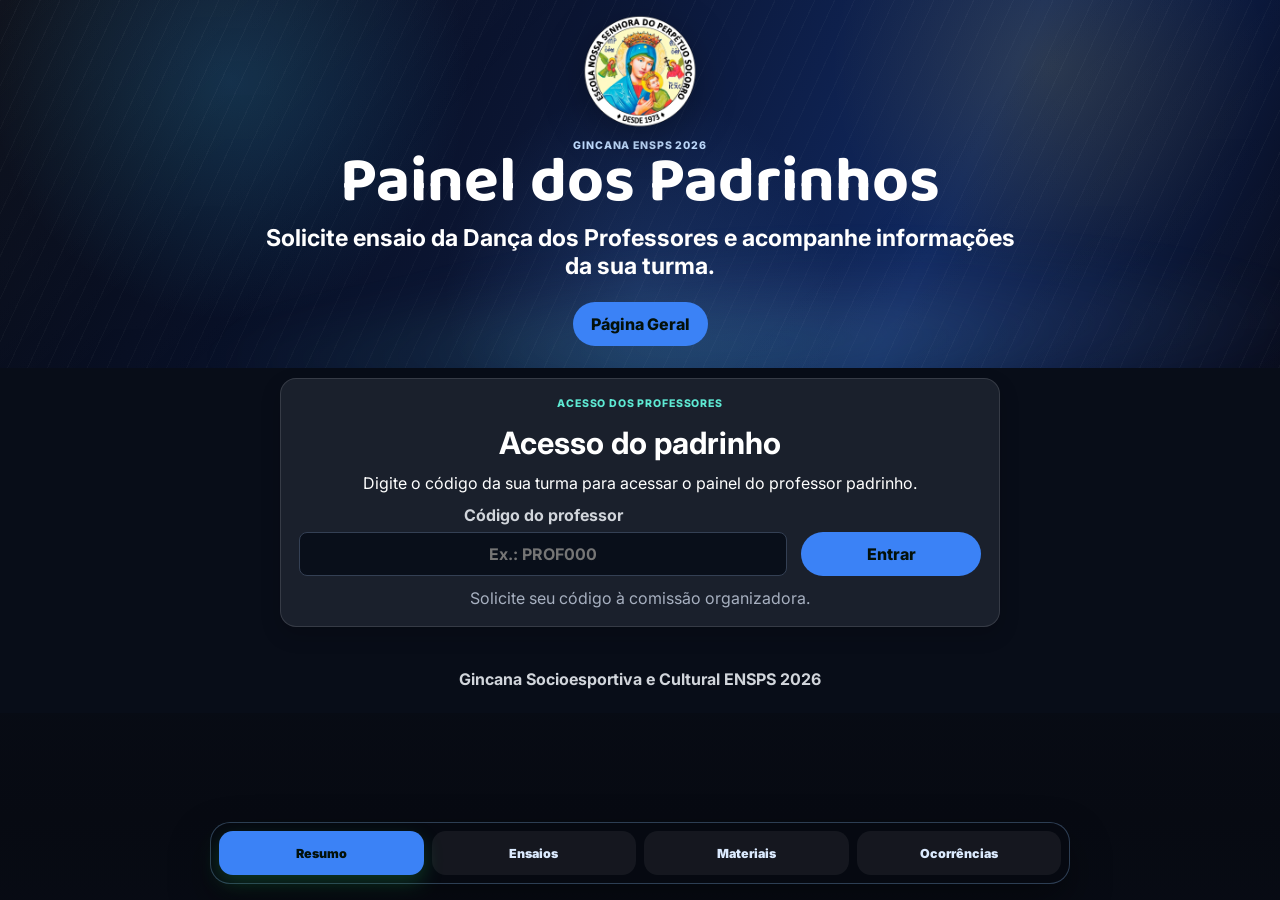
<file: professores.html>
<!doctype html>
<html lang="pt-BR">
<head>
  <meta charset="utf-8">
  <meta name="viewport" content="width=device-width, initial-scale=1">
  <link rel="icon" type="image/png" href="assets/logo-ensps.png">
  <link rel="shortcut icon" type="image/png" href="assets/logo-ensps.png">
  <link rel="apple-touch-icon" href="assets/logo-ensps.png">
  <title>Painel dos Padrinhos • Gincana ENSPS 2026</title>
  <link rel="preconnect" href="https://fonts.googleapis.com">
  <link rel="preconnect" href="https://fonts.gstatic.com" crossorigin>
  <link href="https://fonts.googleapis.com/css2?family=Baloo+2:wght@700;800&family=Inter:wght@400;600;700;800&display=swap" rel="stylesheet">
  <link rel="stylesheet" href="styles.css">
</head>
<body class="workspace-page leadership-page teachers-page">
  <header class="hero leadership-hero">
    <div class="hero-content-wrap">
      <img class="hero-logo" src="assets/logo-ensps.png" alt="Logo ENSPS">
      <div class="hero-content">
        <span class="eyebrow">Gincana ENSPS 2026</span>
        <h1>Painel dos Padrinhos</h1>
        <p>Solicite ensaio da Dança dos Professores e acompanhe informações da sua turma.</p>
        <div class="hero-actions leadership-actions">
          <a class="button primary" href="index.html">Página Geral</a>
        </div>
      </div>
    </div>
  </header>

  <main>
    <section class="section admin-section single-panel leadership-section">
      <div class="leadership-shell section-body">

        <section id="teacherLoginBox" class="leadership-login-box">
          <span class="eyebrow">Acesso dos professores</span>
          <h3>Acesso do padrinho</h3>
          <p>Digite o código da sua turma para acessar o painel do professor padrinho.</p>
          <form id="teacherLoginForm" class="form-grid leadership-login-form">
            <label>Código do professor<input name="code" type="text" required placeholder="Ex.: PROF000" autocomplete="off" inputmode="latin" pattern="[A-Z0-9]+" maxlength="14" data-uppercase-code></label>
            <button class="button primary" type="submit">Entrar</button>
          </form>
          <p id="teacherLoginStatus" class="muted-text">Solicite seu código à comissão organizadora.</p>
        </section>

        <section id="teacherPrivateArea" hidden>
          <div class="section-heading leadership-private-heading">
            <span>
              <span class="eyebrow">Acompanhamento</span>
              <span class="section-title">Resumo do padrinho</span>
            </span>
          </div>

          <div id="teacherDashboard" class="leadership-dashboard" aria-live="polite"></div>
        </section>
      </div>
    </section>
  </main>

  <nav id="teacherBottomNav" class="leadership-bottom-nav teacher-bottom-nav" aria-label="Atalhos do painel dos professores">
    <button class="active" data-teacher-mobile-tab="resumo" type="button">Resumo</button>
    <button data-teacher-mobile-tab="ensaios" type="button">Ensaios</button>
    <button data-teacher-mobile-tab="materiais" type="button">Materiais</button>
    <button data-teacher-mobile-tab="ocorrencias" type="button">Ocorrências</button>
  </nav>

  <footer><strong>Gincana Socioesportiva e Cultural ENSPS 2026</strong></footer>
  <script src="app.js"></script>
</body>
</html>
</file>
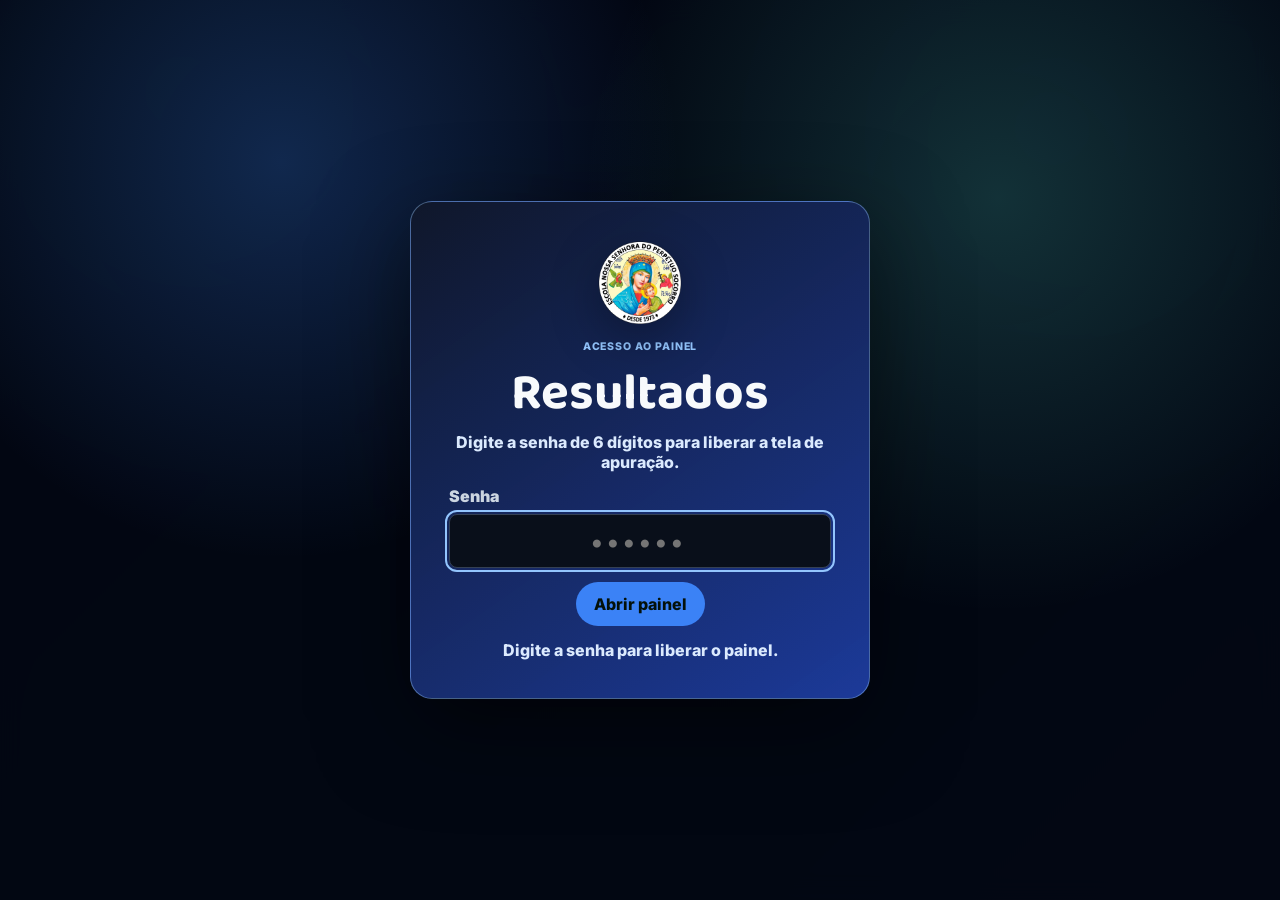
<file: resultados.html>
<!doctype html>
<html lang="pt-BR">
<head>
  <meta charset="utf-8">
  <meta name="viewport" content="width=device-width, initial-scale=1">
  <link rel="icon" type="image/png" href="assets/logo-ensps.png">
  <link rel="shortcut icon" type="image/png" href="assets/logo-ensps.png">
  <link rel="apple-touch-icon" href="assets/logo-ensps.png">
  <title>Resultados • Gincana ENSPS 2026</title>
  <link rel="preconnect" href="https://fonts.googleapis.com">
  <link rel="preconnect" href="https://fonts.gstatic.com" crossorigin>
  <link href="https://fonts.googleapis.com/css2?family=Baloo+2:wght@700;800&family=Inter:wght@400;600;700;800;900&display=swap" rel="stylesheet">
  <link rel="stylesheet" href="styles.css">
</head>
<body class="projection-page results-page results-locked">
  <div id="resultsAuthGate" class="admin-auth-gate results-auth-gate" role="dialog" aria-modal="true" aria-labelledby="resultsAuthTitle">
    <form id="resultsAuthForm" class="admin-auth-card">
      <img src="assets/logo-ensps.png" alt="">
      <span class="eyebrow">Acesso ao painel</span>
      <h1 id="resultsAuthTitle">Resultados</h1>
      <p>Digite a senha de 6 dígitos para liberar a tela de apuração.</p>
      <label>Senha
        <input id="resultsPasswordInput" name="password" type="password" inputmode="numeric" pattern="[0-9]*" minlength="6" maxlength="6" autocomplete="current-password" required placeholder="••••••">
      </label>
      <button class="button primary" type="submit">Abrir painel</button>
      <p id="resultsAuthStatus" class="muted-text">Carregando verificação...</p>
    </form>
  </div>

  <div class="projection-shine" aria-hidden="true"></div>

  <header class="projection-header results-header">
    <div class="projection-brand results-brand">
      <img src="assets/logo-ensps.png" alt="Logo ENSPS">
      <div>
        <span class="eyebrow">Gincana ENSPS 2026</span>
        <h1>Resultados</h1>
      </div>
    </div>

    <nav class="projection-switch results-switch" aria-label="Controles do painel de resultados">
      <button id="resultsRefreshButton" type="button">Atualizar</button>
      <button id="resultsReleaseButton" type="button">Liberar resultados</button>
      <button id="resultsWinnersButton" type="button">Vencedores</button>
      <button id="resultsLowerToggle" type="button">Ocultar Lower</button>
      <button data-projection-fullscreen type="button">Tela cheia</button>
    </nav>
  </header>

  <main class="projection-main results-main">
    <section data-projection-panel="scoreboard" class="projection-panel">
      <div class="projection-title results-title">
        <h2>Placar Geral</h2>
      </div>
      <div id="projectionScoreboard" class="projection-scoreboard"></div>
    </section>
  </main>

  <aside id="projectionLowerThird" class="projection-lower-third" aria-label="Resumo da arrecadação"></aside>

  <section id="winnerCelebration" class="winner-celebration" hidden aria-live="polite">
    <div class="winner-confetti" aria-hidden="true"></div>
    <div class="winner-celebration-card">
      <button id="winnerCelebrationClose" class="winner-close" type="button" aria-label="Fechar celebração">×</button>
      <div class="winner-crown" aria-hidden="true">♛</div>
      <span class="eyebrow">Resultado final</span>
      <h2>Turmas vencedoras</h2>
      <div id="winnerCelebrationList" class="winner-celebration-list"></div>
    </div>
  </section>

  <script src="app.js"></script>
</body>
</html>
</file>
<file: styles.css>
:root {
  --ink: #f8fafc;
  --muted: #a7b0c0;
  --paper: #070a12;
  --surface: #101724;
  --surface-soft: #151f2e;
  --surface-neutral: #1a202c;
  --surface-neutral-soft: #202734;
  --line: rgba(255, 255, 255, 0.12);
  --brand: #3b82f6;
  --accent: #38bdf8;
  --danger: #ef4444;
  --neutral: #38bdf8;
  --shadow: 0 14px 32px rgba(0, 0, 0, 0.26);
  --shadow-soft: 0 8px 20px rgba(0, 0, 0, 0.18);
}

* {
  box-sizing: border-box;
}

[hidden] {
  display: none !important;
}

html {
  scroll-behavior: smooth;
}

body {
  margin: 0;
  background:
    linear-gradient(180deg, #070a12 0%, #090f1a 48%, #070a12 100%);
  color: var(--ink);
  font-family: Inter, system-ui, -apple-system, BlinkMacSystemFont, "Segoe UI", sans-serif;
}

a {
  color: inherit;
}

.hero {
  min-height: 42vh;
  display: flex;
  flex-direction: column;
  justify-content: space-between;
  padding: 14px clamp(18px, 5vw, 72px) 22px;
  color: white;
  background:
    linear-gradient(90deg, rgba(7, 10, 18, 0.92), rgba(7, 10, 18, 0.62)),
    linear-gradient(135deg, #f97316 0%, #8b5cf6 19%, #fde047 36%, #2563eb 53%, #2563eb 70%, #050505 100%);
}

.workspace-page .hero {
  min-height: 30vh;
}

.workspace-page .hero-content {
  width: min(980px, 100%);
}

.workspace-page h1 {
  font-size: clamp(2.4rem, 5vw, 4.8rem);
}

.rehearsals-page .hero {
  min-height: 24vh;
}

.rehearsals-page .hero-content {
  width: min(720px, 100%);
}

.public-page .admin-section {
  display: none;
}

.topbar {
  display: flex;
  align-items: center;
  justify-content: flex-end;
  gap: 10px;
  flex-wrap: wrap;
}

.topbar a {
  min-height: 38px;
  display: inline-flex;
  align-items: center;
  padding: 0 14px;
  border: 1px solid rgba(255, 255, 255, 0.22);
  border-radius: 999px;
  text-decoration: none;
  font-size: 0.9rem;
  font-weight: 700;
  background: rgba(7, 10, 18, 0.32);
  backdrop-filter: blur(10px);
  transition: border-color 160ms ease, background 160ms ease, transform 160ms ease;
}

.topbar a:hover {
  border-color: rgba(255, 255, 255, 0.42);
  background: rgba(255, 255, 255, 0.08);
  transform: translateY(-1px);
}

.topbar .brand-link {
  margin-right: auto;
  gap: 8px;
  color: white;
  background: rgba(7, 10, 18, 0.46);
}

.brand-link img {
  width: 28px;
  height: 28px;
  object-fit: contain;
}

.hero-content-wrap {
  display: flex;
  flex-direction: column;
  align-items: center;
  justify-content: center;
  gap: 10px;
  text-align: center;
}

.hero-content {
  width: min(860px, 100%);
}

.hero-logo {
  width: clamp(84px, 9vw, 128px);
  aspect-ratio: 1;
  object-fit: contain;
  flex: 0 0 auto;
  filter: drop-shadow(0 10px 20px rgba(0, 0, 0, 0.28));
}

.eyebrow {
  display: block;
  margin: 0 0 3px;
  text-transform: uppercase;
  letter-spacing: 0.08em;
  font-size: clamp(0.66rem, 0.72vw, 0.74rem);
  font-weight: 800;
  color: #93c5fd;
}

.hero .eyebrow {
  color: #bfdbfe;
}

h1,
h2,
h3,
p {
  overflow-wrap: anywhere;
}

h1 {
  margin: 0;
  font-family: "Baloo 2", Inter, system-ui, sans-serif;
  font-size: clamp(2.7rem, 5.9vw, 5.2rem);
  line-height: 0.88;
  letter-spacing: 0;
  max-width: 980px;
}

.hero-content > p:not(.eyebrow) {
  max-width: 760px;
  margin: 12px auto 0;
  font-size: clamp(1rem, 1.9vw, 1.45rem);
  font-weight: 700;
  text-align: center;
}

.hero-subtitle {
  margin: 6px 0 0;
  color: #d1d5db;
  font-size: clamp(0.95rem, 1.4vw, 1.08rem);
  font-weight: 800;
  letter-spacing: 0.08em;
  text-transform: uppercase;
  text-align: center;
}

.hero-actions,
.settings-actions {
  display: flex;
  flex-wrap: wrap;
  gap: 12px;
  margin-top: 22px;
}

.button {
  min-height: 44px;
  display: inline-flex;
  align-items: center;
  justify-content: center;
  border: 0;
  border-radius: 999px;
  padding: 0 18px;
  cursor: pointer;
  text-decoration: none;
  font: inherit;
  font-weight: 800;
  transition: transform 160ms ease, filter 160ms ease, border-color 160ms ease;
}

.button:hover,
.tab-button:hover,
.mini-action:hover {
  transform: translateY(-1px);
}

.button.primary:hover {
  filter: brightness(1.08);
}

.button.ghost:hover {
  border-color: #bfdbfe;
}

.button.primary {
  color: #04110a;
  background: var(--brand);
}

.button.ghost {
  color: inherit;
  border: 1px solid currentColor;
  background: transparent;
}

.button.danger {
  color: white;
  background: var(--danger);
}

.section {
  padding: 10px clamp(18px, 5vw, 72px);
}

.band {
  background: #0b111c;
}

.section-heading {
  display: grid;
  grid-template-columns: minmax(0, 1fr) auto;
  align-items: center;
  gap: 18px;
  width: min(1180px, 100%);
  min-height: 46px;
  margin: 0 auto;
  padding: 7px 0 9px;
  padding-inline-start: 0;
  padding-left: 0;
  text-indent: 0;
  border-bottom: 1px solid transparent;
  cursor: pointer;
  list-style: none;
  appearance: none;
  -webkit-appearance: none;
  transition: border-color 160ms ease, color 160ms ease;
}

.section-heading:hover {
  border-bottom-color: rgba(255, 255, 255, 0.14);
}

.section-heading::marker,
.section-heading::-webkit-details-marker {
  content: "";
  display: none;
}

.section-heading > span:first-child {
  display: block;
  justify-self: start;
  margin: 0;
  padding: 0;
}

.section-title {
  display: block;
  margin: 0;
  font-size: clamp(1.18rem, 2vw, 1.65rem);
  font-weight: 800;
  line-height: 0.95;
}

.toggle-arrow {
  width: 26px;
  height: 26px;
  display: flex;
  align-items: center;
  justify-content: center;
  flex: 0 0 auto;
  border: 1px solid var(--line);
  border-radius: 50%;
  color: #bfdbfe;
  background: rgba(255, 255, 255, 0.055);
  font-size: 0;
  font-weight: 900;
  line-height: 1;
  transition: transform 180ms ease, background 180ms ease;
}

.toggle-arrow::before {
  content: "▾";
  font-size: 1rem;
  line-height: 1;
}

.section-toggle[open] .toggle-arrow {
  transform: rotate(180deg);
  background: rgba(59, 130, 246, 0.18);
}

.section-body {
  padding-top: 14px;
  padding-bottom: 8px;
}

.scoreboard,
.event-results,
.teams-grid,
.events-grid,
.schedule-list,
.discipline-list,
.food-ranking,
.food-panel,
.materials-overview,
.materials-list,
.admin-shell {
  width: min(1180px, 100%);
  margin: 0 auto;
}

.scoreboard {
  display: grid;
  grid-template-columns: repeat(2, minmax(0, 1fr));
  gap: 18px;
}

.event-results {
  display: grid;
  gap: 12px;
}

.event-result-card {
  border: 1px solid var(--line);
  border-radius: 8px;
  background: var(--surface-neutral);
  box-shadow: var(--shadow-soft);
  overflow: hidden;
}

.event-result-card > summary {
  display: grid;
  grid-template-columns: minmax(0, 1fr) auto;
  align-items: center;
  gap: 18px;
  padding: 16px 18px;
  cursor: pointer;
  list-style: none;
}

.event-result-card > summary::marker,
.event-result-card > summary::-webkit-details-marker {
  display: none;
  content: "";
}

.event-result-card > summary strong {
  display: block;
  font-size: 1.05rem;
}

.event-result-card > summary small {
  display: block;
  margin-top: 4px;
  color: var(--muted);
  font-size: 0.84rem;
}

.event-result-card[open] .event-result-arrow {
  transform: rotate(180deg);
}

.event-result-body {
  display: grid;
  gap: 10px;
  padding: 0 18px 18px;
}

.event-result-category {
  display: grid;
  gap: 10px;
}

.event-result-category h4 {
  margin: 0;
  color: #bfdbfe;
  font-size: 0.96rem;
  text-transform: uppercase;
  letter-spacing: 0.08em;
}

.event-result-category-list {
  display: grid;
  gap: 10px;
}

.event-result-row {
  display: grid;
  grid-template-columns: 56px minmax(0, 1fr) auto;
  gap: 14px;
  align-items: center;
  padding: 14px;
  border: 1px solid var(--line);
  border-radius: 8px;
  background: rgba(255, 255, 255, 0.025);
}

.event-result-row.top-three {
  border-left: 8px solid var(--team-color);
}

.event-result-place {
  width: 42px;
  height: 42px;
  display: grid;
  place-items: center;
  border-radius: 50%;
  color: white;
  background: var(--team-color);
  font-weight: 900;
}

.event-result-row h4 {
  margin: 0 0 4px;
  font-size: 1.04rem;
}

.event-result-row p,
.event-result-row small {
  display: block;
  margin: 0;
  color: var(--muted);
}

.event-result-row small {
  margin-top: 4px;
  font-size: 0.82rem;
}

.event-result-points {
  min-width: 52px;
  text-align: right;
  color: var(--metric-color, var(--ink));
  font-size: 2rem;
  font-weight: 900;
  line-height: 1;
  font-variant-numeric: tabular-nums;
}

.score-hidden-badge {
  display: inline-flex;
  align-items: center;
  justify-content: center;
  min-width: 116px;
  min-height: 34px;
  border: 1px solid rgba(147, 197, 253, 0.36);
  border-radius: 999px;
  padding: 6px 12px;
  color: #bfdbfe;
  background: rgba(59, 130, 246, 0.13);
  font-family: "Inter", sans-serif;
  font-size: 0.78rem;
  font-weight: 900;
  line-height: 1;
  text-transform: uppercase;
  letter-spacing: 0.04em;
  white-space: nowrap;
}

.rank-hidden,
.event-result-place.rank-hidden {
  color: #bfdbfe;
  background:
    radial-gradient(circle, rgba(147,197,253,0.22), transparent 68%),
    rgba(15, 23, 42, 0.92);
  border: 1px solid rgba(147, 197, 253, 0.42);
}

.score-category {
  border: 1px solid var(--line);
  border-radius: 8px;
  background: linear-gradient(180deg, rgba(255, 255, 255, 0.055), rgba(255, 255, 255, 0.025));
  padding: 14px;
  box-shadow: var(--shadow-soft);
}

.score-category h3 {
  margin: 0 0 10px;
  color: #bfdbfe;
  font-size: 1rem;
  text-transform: uppercase;
  letter-spacing: 0.08em;
}

.score-category-list {
  display: grid;
  gap: 10px;
}

.score-card {
  position: relative;
  display: grid;
  grid-template-columns: 44px 1fr auto;
  gap: 12px;
  align-items: center;
  min-height: 72px;
  padding: 11px 12px;
  border: 1px solid var(--line);
  border-left: 8px solid var(--team-color);
  border-radius: 8px;
  background: rgba(16, 23, 36, 0.94);
  box-shadow: none;
}

.rank {
  position: relative;
  width: 38px;
  height: 38px;
  display: grid;
  place-items: center;
  border-radius: 50%;
  color: white;
  background: var(--team-color);
  font-size: 1.35rem;
  font-weight: 900;
}

.score-card-winner .rank::before {
  content: "♛";
  position: absolute;
  top: -19px;
  left: 50%;
  transform: translateX(-50%) rotate(-7deg);
  color: #facc15;
  font-size: 1.25rem;
  line-height: 1;
  text-shadow: 0 0 12px rgba(250, 204, 21, 0.8), 0 3px 10px rgba(0,0,0,0.55);
}

.score-card-winner {
  background:
    radial-gradient(circle at 8% 20%, rgba(250, 204, 21, 0.16), transparent 34%),
    rgba(16, 23, 36, 0.94);
}

.score-card h4 {
  margin: 0 0 4px;
  font-size: 1.05rem;
}

.score-card p {
  margin: 0;
  color: var(--muted);
  font-size: 0.88rem;
}

.score-total {
  font-size: clamp(1.6rem, 3vw, 2.4rem);
  font-weight: 900;
  color: var(--metric-color, var(--team-color));
  font-variant-numeric: tabular-nums;
  line-height: 1;
}

.scores-hidden .score-total,
.scores-hidden .event-result-points {
  color: #bfdbfe;
  font-size: 1rem;
}

.teams-grid,
.events-grid {
  display: grid;
  grid-template-columns: repeat(auto-fit, minmax(240px, 1fr));
  gap: 16px;
}

.team-card,
.event-card,
.schedule-item,
.discipline-item {
  border: 1px solid var(--line);
  border-radius: 8px;
  background: var(--surface-neutral);
  box-shadow: var(--shadow-soft);
}

.team-card {
  background: var(--surface-neutral-soft);
}

.team-card {
  overflow: hidden;
}

.team-swatch {
  height: 12px;
  background: var(--team-color);
}

.team-card-body,
.event-card,
.schedule-item,
.discipline-item {
  padding: 18px;
}

.team-card h3,
.event-card h3,
.schedule-item h3,
.discipline-item h3 {
  margin: 0 0 8px;
}

.schedule-item h3 {
  display: grid;
  gap: 4px;
}

.schedule-item-top {
  display: grid;
  grid-template-columns: minmax(0, 1fr) auto;
  align-items: start;
  gap: 12px;
}

.schedule-item-actions {
  display: inline-flex;
  align-items: center;
  gap: 8px;
}

.schedule-item h3 small {
  color: #d1d5db;
  font-size: 0.84rem;
  font-weight: 700;
}

.schedule-delete {
  width: 32px;
  height: 32px;
  display: grid;
  place-items: center;
  border: 1px solid rgba(255, 255, 255, 0.14);
  border-radius: 999px;
  padding: 0;
  color: #cbd5e1;
  background: rgba(255, 255, 255, 0.04);
  cursor: pointer;
  font: inherit;
  font-size: 1.2rem;
  line-height: 1;
  transition: background 160ms ease, border-color 160ms ease, color 160ms ease;
}

.schedule-delete:hover {
  color: white;
  background: rgba(239, 68, 68, 0.16);
  border-color: rgba(239, 68, 68, 0.4);
}

.schedule-action {
  min-height: 32px;
  display: inline-flex;
  align-items: center;
  justify-content: center;
  border: 1px solid rgba(255, 255, 255, 0.14);
  border-radius: 999px;
  padding: 0 12px;
  color: #d1d5db;
  background: rgba(255, 255, 255, 0.04);
  cursor: pointer;
  font: inherit;
  font-size: 0.82rem;
  font-weight: 800;
}

.schedule-action:hover {
  color: white;
  border-color: rgba(191, 219, 254, 0.35);
  background: rgba(255, 255, 255, 0.08);
}

.schedule-participants-toggle {
  width: fit-content;
  min-height: 34px;
  margin-top: 12px;
  border: 1px solid rgba(191, 219, 254, 0.35);
  border-radius: 999px;
  padding: 0 14px;
  color: #bfdbfe;
  background: rgba(59, 130, 246, 0.1);
  cursor: pointer;
  font: inherit;
  font-size: 0.84rem;
  font-weight: 900;
}

.schedule-participants {
  margin-top: 10px;
  border: 1px solid rgba(255, 255, 255, 0.1);
  border-radius: 8px;
  padding: 12px;
  background: rgba(2, 6, 23, 0.32);
}

.schedule-participants strong {
  display: block;
  margin-bottom: 8px;
  color: #f8fafc;
}

.schedule-participants ul,
.participant-card ul {
  margin: 0;
  padding-left: 18px;
  color: var(--muted);
}

.participants-form {
  margin-top: 12px;
}

.quick-discipline-form {
  margin-top: 16px;
  border-top: 1px solid rgba(255, 255, 255, 0.12);
  padding-top: 16px;
}

.participants-form textarea {
  min-height: 160px;
}

.participants-overview {
  display: grid;
  grid-template-columns: repeat(auto-fit, minmax(220px, 1fr));
  gap: 12px;
  margin-top: 14px;
}

.participant-card {
  border: 1px solid var(--line);
  border-top: 8px solid var(--team-color, #6b7280);
  border-radius: 8px;
  padding: 14px;
  background: var(--surface-neutral);
}

.participant-card h3,
.participant-card p {
  margin: 0;
}

.participant-card h3 {
  margin-bottom: 8px;
  font-size: 1rem;
}

.participant-card p {
  color: var(--muted);
}

.participant-activity + .participant-activity {
  margin-top: 12px;
}

.participant-activity strong {
  display: block;
  margin-bottom: 6px;
  color: #f8fafc;
}

.evaluation-form {
  display: grid;
  gap: 18px;
  padding: 18px;
}

.evaluation-form > .form-grid {
  grid-template-columns: repeat(2, minmax(0, 1fr));
  max-width: 720px;
  margin: 0 auto;
  width: 100%;
}

.evaluation-form > .button {
  max-width: 720px;
  margin: 0 auto;
  display: block;
  width: 100%;
}

.judge-access {
  display: grid;
  gap: 14px;
  padding: 18px;
  text-align: center;
  justify-items: center;
}

.judge-welcome {
  position: fixed;
  inset: 0;
  z-index: 40;
  display: grid;
  place-items: center;
  padding: 24px;
  background:
    radial-gradient(circle at 24% 22%, rgba(59, 130, 246, 0.28), transparent 30%),
    radial-gradient(circle at 76% 32%, rgba(37, 99, 235, 0.28), transparent 32%),
    rgba(3, 7, 18, 0.82);
  backdrop-filter: blur(10px);
  animation: welcomeBackdrop 520ms ease-out both;
}

.judge-welcome[hidden] {
  display: none;
}

.judge-welcome.leaving {
  animation: welcomeLeave 520ms ease-in both;
}

.judge-thanks {
  display: grid;
  place-items: center;
  padding: 18px;
}

.judge-thanks[hidden] {
  display: none;
}

.judge-thanks .welcome-card {
  width: min(720px, 100%);
  padding: clamp(22px, 4vw, 34px);
  background:
    radial-gradient(circle at 18% 18%, rgba(34, 197, 94, 0.2), transparent 28%),
    radial-gradient(circle at 82% 32%, rgba(59, 130, 246, 0.2), transparent 30%),
    linear-gradient(145deg, rgba(15, 23, 42, 0.96), rgba(20, 83, 45, 0.86)),
    var(--surface);
  animation: thanksCardIn 780ms cubic-bezier(.18, 1.1, .25, 1) both;
}

.judge-thanks .welcome-card h2 {
  font-size: clamp(2rem, 5vw, 3.4rem);
}

.judge-thanks .welcome-card p {
  color: #dcfce7;
}

.welcome-card {
  position: relative;
  width: min(560px, 92vw);
  overflow: hidden;
  display: grid;
  justify-items: center;
  gap: 10px;
  border: 1px solid rgba(147, 197, 253, 0.45);
  border-radius: 18px;
  padding: clamp(28px, 5vw, 44px);
  color: #f8fafc;
  background:
    linear-gradient(140deg, rgba(15, 23, 42, 0.92), rgba(30, 58, 138, 0.86)),
    var(--surface);
  box-shadow: 0 28px 80px rgba(0, 0, 0, 0.48), 0 0 40px rgba(59, 130, 246, 0.18);
  text-align: center;
  animation: welcomeCard 820ms cubic-bezier(.2, .9, .2, 1.05) both;
}

.welcome-card::before {
  content: "";
  position: absolute;
  inset: -35%;
  background: conic-gradient(from 90deg, transparent, rgba(147, 197, 253, 0.2), transparent, rgba(96, 165, 250, 0.18), transparent);
  animation: welcomeSpin 4s linear infinite;
}

.welcome-card > * {
  position: relative;
  z-index: 1;
}

.welcome-card img {
  width: 82px;
  height: 82px;
  object-fit: contain;
  filter: drop-shadow(0 12px 20px rgba(0, 0, 0, 0.35));
  animation: welcomeLogo 900ms ease-out both;
}

.welcome-card h2 {
  margin: 0;
  font-family: "Baloo 2", "Inter", sans-serif;
  font-size: clamp(2.3rem, 7vw, 4rem);
  line-height: 0.92;
}

.welcome-card p {
  max-width: 34ch;
  margin: 0;
  color: #dbeafe;
  font-weight: 800;
  line-height: 1.35;
}

.welcome-sparkles span {
  position: absolute;
  width: 9px;
  height: 9px;
  border-radius: 999px;
  background: #93c5fd;
  box-shadow: 0 0 18px #93c5fd;
  animation: sparkleFloat 1450ms ease-in-out infinite alternate;
}

.welcome-sparkles span:nth-child(1) { left: 13%; top: 24%; animation-delay: 0ms; }
.welcome-sparkles span:nth-child(2) { left: 82%; top: 28%; animation-delay: 160ms; background: #93c5fd; box-shadow: 0 0 18px #93c5fd; }
.welcome-sparkles span:nth-child(3) { left: 20%; top: 78%; animation-delay: 300ms; }
.welcome-sparkles span:nth-child(4) { left: 74%; top: 74%; animation-delay: 460ms; background: #fde68a; box-shadow: 0 0 18px #fde68a; }
.welcome-sparkles span:nth-child(5) { left: 50%; top: 16%; animation-delay: 620ms; }

.soft-hidden {
  opacity: 0.12;
  pointer-events: none;
  filter: blur(1px);
}

@keyframes welcomeBackdrop {
  from { opacity: 0; }
  to { opacity: 1; }
}

@keyframes welcomeLeave {
  from { opacity: 1; }
  to { opacity: 0; }
}

@keyframes thanksCardIn {
  from {
    opacity: 0;
    transform: translateY(18px) scale(0.96);
    filter: blur(5px);
  }
  to {
    opacity: 1;
    transform: translateY(0) scale(1);
    filter: blur(0);
  }
}

@keyframes welcomeCard {
  from { opacity: 0; transform: translateY(18px) scale(0.94); }
  to { opacity: 1; transform: translateY(0) scale(1); }
}

@keyframes welcomeLogo {
  0% { transform: scale(0.55) rotate(-10deg); opacity: 0; }
  70% { transform: scale(1.08) rotate(4deg); opacity: 1; }
  100% { transform: scale(1) rotate(0); }
}

@keyframes welcomeSpin {
  to { transform: rotate(1turn); }
}

@keyframes sparkleFloat {
  from { transform: translateY(0) scale(0.8); opacity: 0.5; }
  to { transform: translateY(-14px) scale(1.25); opacity: 1; }
}

.judge-access p {
  margin: 0;
  color: #d1d5db;
  font-weight: 800;
}

.judge-access-form {
  max-width: 720px;
  margin: 0 auto;
  width: 100%;
  grid-template-columns: minmax(0, 1fr) auto;
  justify-self: center;
}

.judge-access-form[hidden] {
  display: none !important;
}

.judge-admin-box {
  text-align: center;
}

.judge-admin-box .form-grid {
  margin-top: 8px;
  text-align: center;
}

.check-label {
  display: flex;
  min-height: 44px;
  align-items: center;
  justify-content: center;
  gap: 10px;
}

.check-label input {
  width: 20px;
  min-height: 20px;
}

.judging-day-form {
  margin-top: 8px;
}

.judging-day-form .choice-group,
.judging-day-form .button {
  grid-column: 1 / -1;
}

.choice-group {
  display: grid;
  gap: 10px;
  align-self: stretch;
}

.choice-group h4 {
  margin: 0;
  color: #bfdbfe;
}

.choice-grid {
  display: grid;
  grid-template-columns: repeat(auto-fit, minmax(210px, 1fr));
  gap: 8px;
}

.choice-pill {
  display: flex;
  min-height: 46px;
  align-items: center;
  justify-content: flex-start;
  gap: 10px;
  border: 1px solid rgba(255, 255, 255, 0.16);
  border-radius: 8px;
  padding: 10px 12px;
  background: rgba(255, 255, 255, 0.04);
  text-align: left;
}

.choice-pill input {
  width: 18px;
  min-height: 18px;
}

.choice-pill span {
  display: grid;
  gap: 2px;
}

.choice-pill small,
.empty-inline {
  color: var(--muted);
}

.day-judges-cell {
  display: grid;
  gap: 8px;
  min-width: 260px;
}

.inline-token {
  display: inline-flex;
  align-items: center;
  justify-content: center;
  gap: 6px;
  width: fit-content;
  border: 1px solid rgba(147, 197, 253, 0.32);
  border-radius: 999px;
  padding: 5px 8px 5px 12px;
  color: #dbeafe;
  background: rgba(59, 130, 246, 0.12);
  font-weight: 800;
}

.inline-token button {
  width: 22px;
  min-height: 22px;
  border: 0;
  border-radius: 999px;
  color: #f8fafc;
  background: rgba(255, 255, 255, 0.12);
  cursor: pointer;
  font: inherit;
  line-height: 1;
}

.table-add-judge {
  display: grid;
  grid-template-columns: minmax(150px, 1fr) auto;
  gap: 8px;
  align-items: center;
}

.table-add-judge select {
  min-height: 36px;
  font-size: 0.9rem;
}

.muted-text {
  color: var(--muted);
}

.evaluation-sheet,
.evaluation-results {
  display: grid;
  gap: 14px;
}

.evaluation-team,
.evaluation-result-card {
  border: 1px solid var(--line);
  border-top: 8px solid var(--team-color, #6b7280);
  border-radius: 8px;
  padding: 16px;
  background: var(--surface-neutral);
}

.evaluation-team header,
.evaluation-result-card header {
  display: grid;
  gap: 4px;
  margin-bottom: 14px;
  text-align: center;
}

.evaluation-team h3,
.evaluation-team p,
.evaluation-result-card h3,
.evaluation-result-card p {
  margin: 0;
}

.evaluation-team p,
.evaluation-result-card p {
  color: var(--muted);
}

.evaluation-criteria {
  display: grid;
  grid-template-columns: repeat(auto-fit, minmax(180px, 1fr));
  gap: 12px;
  margin-bottom: 12px;
}

.evaluation-result-card .settings-actions {
  margin-top: 14px;
}

.team-card p,
.event-card p,
.schedule-item p,
.discipline-item p {
  margin: 0;
  color: var(--muted);
}

.discipline-penalty h3,
.discipline-penalty .discipline-highlight {
  color: #fca5a5;
}

.discipline-bonus h3,
.discipline-bonus .discipline-highlight {
  color: #93c5fd;
}

.discipline-highlight {
  font-weight: 900;
}

.schedule-activity {
  color: #f8fafc;
  font-weight: 700;
}

.schedule-meta {
  margin-top: 6px;
  font-size: 0.88rem;
}

.team-card strong {
  color: #e5e7eb;
  font-weight: 800;
}

.event-card {
  border-top: 8px solid var(--team-color);
}

.event-participants-details {
  margin-top: 14px;
}

.event-participants-details summary {
  width: fit-content;
  border: 1px solid var(--line);
  border-radius: 999px;
  padding: 7px 12px;
  color: #e5e7eb;
  background: rgba(255,255,255,0.06);
  font-size: 0.86rem;
  font-weight: 900;
  cursor: pointer;
  list-style: none;
}

.event-participants-details summary::-webkit-details-marker {
  display: none;
}

.event-participants-details summary::after {
  content: " +";
  color: #bbf7d0;
}

.event-participants-details[open] summary::after {
  content: " -";
}

.event-participants-grid {
  display: grid;
  gap: 10px;
  margin-top: 10px;
}

.event-participant-team {
  border-left: 4px solid var(--team-color);
  border-radius: 8px;
  padding: 10px 12px;
  background: rgba(255,255,255,0.045);
}

.event-participant-team strong {
  display: block;
  margin-bottom: 6px;
  color: #f8fafc;
}

.event-participant-team ul {
  display: flex;
  flex-wrap: wrap;
  gap: 6px;
  margin: 0;
  padding: 0;
  list-style: none;
}

.event-participant-team li {
  border-radius: 999px;
  padding: 5px 8px;
  color: #dbeafe;
  background: rgba(255,255,255,0.07);
  font-size: 0.82rem;
  font-weight: 800;
}

.neutral-card {
  border-top: 8px solid #6b7280;
}

.schedule-list,
.discipline-list,
.food-ranking,
.food-panel,
.materials-overview,
.materials-list {
  display: grid;
  grid-template-columns: repeat(auto-fit, minmax(280px, 1fr));
  gap: 14px;
}

.schedule-list {
  grid-template-columns: 1fr;
}

.schedule-day-group {
  display: grid;
  gap: 12px;
}

.schedule-day-header {
  display: flex;
  align-items: baseline;
  justify-content: space-between;
  gap: 12px;
  padding-bottom: 4px;
  border-bottom: 1px solid rgba(255, 255, 255, 0.08);
}

.schedule-day-header h3,
.schedule-day-header span {
  margin: 0;
}

.schedule-day-header h3 {
  font-size: 1.05rem;
  color: #f8fafc;
}

.schedule-day-header span {
  color: var(--muted);
  font-size: 0.82rem;
  font-weight: 800;
  text-transform: uppercase;
  letter-spacing: 0.04em;
}

.schedule-day-list {
  display: grid;
  grid-template-columns: repeat(auto-fit, minmax(260px, 1fr));
  gap: 12px;
}

.schedule-tabs {
  display: inline-flex;
  gap: 8px;
  padding: 6px;
  border: 1px solid rgba(255, 255, 255, 0.12);
  border-radius: 999px;
  background: rgba(255, 255, 255, 0.03);
}

.schedule-tab-button {
  min-height: 34px;
  display: inline-flex;
  align-items: center;
  justify-content: center;
  border: 1px solid rgba(255, 255, 255, 0.14);
  border-radius: 999px;
  padding: 0 12px;
  color: #d1d5db;
  background: rgba(255, 255, 255, 0.04);
  cursor: pointer;
  font: inherit;
  font-size: 0.84rem;
  font-weight: 800;
}

.schedule-tab-button.active {
  color: #03110a;
  background: var(--brand);
  border-color: transparent;
}

.schedule-tab-panel {
  display: none;
}

.schedule-tab-panel.active {
  display: grid;
  gap: 12px;
}

.fixed-schedule-list {
  display: grid;
  gap: 10px;
  margin-top: 14px;
}

.fixed-schedule-card {
  display: grid;
  grid-template-columns: minmax(0, 1fr) auto;
  gap: 12px;
  align-items: center;
  border: 1px solid var(--line);
  border-radius: 8px;
  padding: 12px;
  background: var(--surface-neutral);
}

.fixed-schedule-card div {
  display: grid;
  gap: 3px;
}

.fixed-schedule-card span,
.fixed-schedule-card small {
  color: var(--muted);
}

.food-ranking {
  margin-bottom: 18px;
}

.food-rank-card,
.food-team {
  border: 1px solid var(--line);
  border-radius: 8px;
  background: var(--surface-neutral);
  box-shadow: var(--shadow-soft);
}

.food-rank-card {
  display: grid;
  grid-template-columns: 52px 1fr auto;
  gap: 14px;
  align-items: center;
  padding: 16px;
  border-left: 8px solid var(--team-color);
}

.food-rank-card h3,
.food-team h3 {
  margin: 0 0 6px;
}

.food-rank-card p,
.food-team p {
  margin: 0;
  color: var(--muted);
}

.food-rank-card strong {
  display: block;
  color: var(--metric-color, var(--team-color));
  font-size: 1.8rem;
  line-height: 1;
  text-align: right;
}

.food-rank-card span {
  display: block;
  color: var(--muted);
  text-align: right;
  font-size: 0.82rem;
  font-weight: 800;
}

.food-team {
  overflow: hidden;
}

.food-team header {
  padding: 16px 18px;
  color: white;
  background: var(--team-color);
}

.food-team header h3,
.food-team header p,
.material-team header h3,
.material-team header p {
  text-shadow: 0 1px 12px rgba(0, 0, 0, 0.28);
}

.food-team header p {
  color: rgba(255, 255, 255, 0.82);
}

.food-team ul {
  display: grid;
  gap: 10px;
  margin: 0;
  padding: 16px 18px 18px;
  list-style: none;
}

.food-team li {
  display: grid;
  grid-template-columns: 1fr auto;
  gap: 12px;
  align-items: center;
  padding-bottom: 10px;
  border-bottom: 1px solid var(--line);
}

.food-team li:last-child {
  padding-bottom: 0;
  border-bottom: 0;
}

.food-team li strong {
  color: var(--ink);
  text-align: right;
}

.materials-overview {
  margin-bottom: 18px;
}

.material-summary,
.material-team {
  border: 1px solid var(--line);
  border-radius: 8px;
  background: var(--surface-neutral);
  box-shadow: var(--shadow-soft);
}

.material-summary {
  padding: 18px;
}

.material-summary.neutral-card {
  border-top: 8px solid #6b7280;
}

.material-summary h3,
.material-team h3 {
  margin: 0 0 8px;
}

.material-summary p,
.material-team p {
  margin: 0;
  color: var(--muted);
}

.material-team header p {
  color: rgba(255, 255, 255, 0.82);
}

.material-team {
  overflow: hidden;
}

.material-team header {
  padding: 16px 18px;
  color: white;
  background: var(--team-color);
}

.material-team ul {
  display: grid;
  gap: 10px;
  margin: 0;
  padding: 16px 18px 18px;
  list-style: none;
}

.material-team li {
  display: grid;
  grid-template-columns: 1fr auto;
  gap: 10px;
  align-items: center;
  padding-bottom: 10px;
  border-bottom: 1px solid var(--line);
}

.material-team small {
  display: block;
  margin-top: 4px;
  color: var(--muted);
  line-height: 1.35;
}

.material-team li:last-child {
  padding-bottom: 0;
  border-bottom: 0;
}

.status-pill {
  min-width: 86px;
  min-height: 30px;
  display: inline-flex;
  align-items: center;
  justify-content: center;
  border-radius: 999px;
  padding: 0 10px;
  color: #e5e7eb;
  background: #334155;
  font-size: 0.78rem;
  font-weight: 900;
}

.status-pill.done {
  color: #052e16;
  background: #93c5fd;
}

.status-pill.partial {
  color: #422006;
  background: #facc15;
}

.status-pill.pending {
  color: #450a0a;
  background: #fca5a5;
}

/* Refinamento visual da página pública */
.public-page .section-heading {
  position: relative;
  display: grid;
  grid-template-columns: 1fr;
  justify-items: center;
  text-align: center;
  padding-inline: 46px;
}

.public-page .section-heading > span:first-child {
  justify-self: center;
  max-width: 100%;
}

.public-page .section-heading .toggle-arrow {
  position: absolute;
  right: 0;
  top: 50%;
  transform: translateY(-50%);
}

.public-page .section-toggle[open] .section-heading .toggle-arrow {
  transform: translateY(-50%) rotate(180deg);
}

.public-page .score-category h3,
.public-page .event-result-category h4,
.public-page .team-card,
.public-page .event-card,
.public-page .material-summary,
.public-page .material-team header,
.public-page .food-team header,
.public-page .discipline-item,
.public-page .schedule-day-header {
  text-align: center;
}

.public-page .score-card,
.public-page .food-rank-card {
  grid-template-columns: 52px minmax(0, 1fr) minmax(84px, auto);
  justify-items: center;
  text-align: center;
}

.public-page .score-card > div:nth-child(2),
.public-page .food-rank-card > div:nth-child(2) {
  justify-self: center;
}

.public-page .score-total,
.public-page .food-rank-card strong,
.public-page .food-rank-card span {
  justify-self: center;
  text-align: center;
}

.public-page .event-result-card > summary {
  grid-template-columns: 1fr auto 1fr;
  text-align: center;
}

.public-page .event-result-card > summary > span:first-child {
  grid-column: 2;
}

.public-page .event-result-arrow {
  grid-column: 3;
  justify-self: end;
}

.public-page .event-result-category-list,
.public-page .schedule-day-list,
.public-page .teams-grid,
.public-page .events-grid,
.public-page .materials-overview,
.public-page .materials-list,
.public-page .food-ranking,
.public-page .food-panel,
.public-page .discipline-list {
  justify-items: center;
}

.public-page .event-result-row,
.public-page .schedule-item,
.public-page .discipline-item,
.public-page .team-card,
.public-page .event-card,
.public-page .material-summary,
.public-page .material-team,
.public-page .food-rank-card,
.public-page .food-team {
  width: 100%;
  max-width: 560px;
}

.public-page .event-result-row {
  grid-template-columns: 52px minmax(0, 1fr) minmax(72px, auto);
  justify-items: center;
  text-align: center;
}

.public-page .event-result-points {
  justify-self: center;
  text-align: center;
}

.public-page .schedule-item-top {
  grid-template-columns: 1fr;
  justify-items: center;
  text-align: center;
}

.public-page .schedule-item {
  display: grid;
  justify-items: center;
  text-align: center;
}

.public-page .schedule-item h3 {
  width: 100%;
  justify-items: center;
  text-align: center;
}

.public-page .schedule-item h3,
.public-page .schedule-item h3 span,
.public-page .schedule-item h3 small,
.public-page .schedule-activity,
.public-page .schedule-meta {
  text-align: center;
}

.public-page .schedule-item p,
.public-page .schedule-item .schedule-participants,
.public-page .schedule-item .schedule-participants strong {
  width: 100%;
  text-align: center;
}

.public-page .schedule-participants-toggle,
.public-page .event-participants-details summary {
  margin-inline: auto;
}

.public-page .schedule-participants ul,
.public-page .event-participant-team ul,
.public-page .food-team ul {
  padding-left: 0;
  list-style: none;
  justify-content: center;
  text-align: center;
}

.public-page .material-team li,
.public-page .food-team li {
  grid-template-columns: 1fr;
  justify-items: center;
  text-align: center;
}

.public-page .status-pill {
  justify-self: center;
}

.public-footer {
  display: grid;
  justify-items: center;
  gap: 14px;
}

.footer-shortcuts {
  display: flex;
  flex-wrap: wrap;
  justify-content: center;
  gap: 10px;
}

.footer-shortcuts a {
  border: 1px solid rgba(255, 255, 255, 0.14);
  border-radius: 999px;
  padding: 8px 12px;
  color: #dbeafe;
  background: rgba(255, 255, 255, 0.045);
  text-decoration: none;
  font-size: 0.88rem;
  font-weight: 800;
}

.footer-shortcuts a:hover {
  color: #03110a;
  background: #bbf7d0;
}

@media (max-width: 760px) {
  .public-page .section-heading {
    width: min(360px, calc(100vw - 44px));
    padding-inline: 42px;
  }

  .public-page .section-title {
    max-width: 9.5em;
    margin-inline: auto;
  }
}

.empty-state {
  padding: 24px;
  border: 1px dashed rgba(255, 255, 255, 0.22);
  border-radius: 8px;
  color: var(--muted);
  background: rgba(255, 255, 255, 0.04);
}

.admin-section {
  background: #080d18;
  color: white;
}

.single-panel {
  background: #080d18;
}

.judge-page .single-panel .section-heading,
.admin-page .single-panel .section-heading {
  cursor: default;
  display: flex;
  justify-content: center;
  text-align: center;
}

.judge-page .single-panel .section-heading:hover,
.admin-page .single-panel .section-heading:hover {
  border-bottom-color: transparent;
}

.single-panel .section-body {
  padding-top: 0;
}

.split-workspace {
  display: grid;
  grid-template-columns: minmax(380px, 480px) minmax(0, 1fr);
  gap: 18px;
  align-items: start;
  width: min(1180px, 100%);
  margin: 0 auto;
}

.rehearsal-form,
.rehearsal-sync .form-grid {
  grid-template-columns: repeat(2, minmax(0, 1fr));
}

.rehearsal-form {
  grid-template-columns: repeat(3, minmax(0, 1fr));
}

#schedulePanel .form-grid {
  grid-template-columns: repeat(3, minmax(0, 1fr));
}

.rehearsal-form label.wide,
#schedulePanel .form-grid label.wide {
  grid-column: span 3;
}

.rehearsal-form #scheduleSubmit,
.rehearsal-form #scheduleCancelEdit,
.rehearsal-actions,
#schedulePanel #scheduleSubmit,
#schedulePanel #scheduleCancelEdit {
  align-self: end;
}

.rehearsal-actions {
  display: grid;
  margin-top: 14px;
}

.rehearsals-page .admin-panel.active {
  gap: 14px;
}

.rehearsal-sync {
  margin: 18px 0 0;
}

.schedule-board {
  display: grid;
  gap: 14px;
  align-content: start;
}

.admin-schedule-board {
  margin-top: 18px;
}

.schedule-board-heading {
  display: grid;
  gap: 4px;
}

.schedule-board-heading h2,
.schedule-board-heading p {
  margin: 0;
}

.schedule-board-heading h2 {
  font-size: 1.3rem;
}

.schedule-board-heading p {
  color: var(--muted);
}

.schedule-shell {
  width: 100%;
  margin: 0;
  border: 1px solid rgba(255, 255, 255, 0.14);
  border-radius: 12px;
  background: var(--surface);
  overflow: hidden;
}

.schedule-shell > .section-heading {
  width: 100%;
  cursor: pointer;
}

.schedule-shell > .section-body {
  padding: 12px 14px 14px;
}

.form-grid > label,
.form-grid > button {
  min-width: 0;
}

.activity-field {
  gap: 8px;
}

.activity-combo {
  position: relative;
}

.activity-combo input {
  padding-right: 52px;
}

.activity-combo select {
  position: absolute;
  top: 1px;
  right: 1px;
  width: 46px;
  min-height: calc(100% - 2px);
  border: 0;
  border-left: 1px solid #344054;
  border-radius: 0 8px 8px 0;
  padding: 0 0 0 6px;
  color: #d1d5db;
  background: #090f1a;
  text-align: center;
  cursor: pointer;
  appearance: none;
  -webkit-appearance: none;
  color: transparent;
  font-size: 0;
}

.activity-combo select option {
  color: #f8fafc;
  background: #090f1a;
  font-size: 1rem;
}

.activity-combo::after {
  content: "⌄";
  position: absolute;
  top: 50%;
  right: 23px;
  transform: translate(50%, -50%);
  color: #d1d5db;
  font-size: 1rem;
  font-weight: 900;
  line-height: 1;
  pointer-events: none;
}

@media (min-width: 761px) {
  .rehearsals-page .split-workspace {
    grid-template-columns: repeat(2, minmax(0, 1fr));
    gap: 20px;
  }

  .rehearsals-page .schedule-shell:not([open]) {
    min-height: 112px;
  }

  .rehearsals-page .schedule-shell > .section-heading {
    grid-template-columns: 42px minmax(0, 1fr) 42px;
    min-height: 86px;
    padding: 12px 18px;
    text-align: center;
  }

  .rehearsals-page .schedule-shell > .section-heading > span:first-child {
    grid-column: 2;
    justify-self: center;
  }

  .rehearsals-page .schedule-shell > .section-heading .toggle-arrow {
    grid-column: 3;
    justify-self: end;
  }

  .rehearsals-page .participants-shell,
  .rehearsals-page .discipline-shell {
    grid-column: 1 / -1;
  }

  .participants-form {
    grid-template-columns: minmax(160px, 220px) minmax(220px, 320px) minmax(0, 1fr);
  }

  .participants-form label.wide {
    grid-column: span 1;
  }

  .participants-form .button {
    grid-column: 1 / -1;
  }

  .quick-discipline-form {
    grid-template-columns: minmax(140px, 200px) minmax(190px, 260px) minmax(150px, 210px) minmax(0, 1fr);
  }

  .quick-discipline-form label.wide {
    grid-column: span 1;
  }

  .quick-discipline-form .button {
    grid-column: 1 / -1;
  }

  .rehearsals-page .schedule-shell .section-title {
    font-size: 1.55rem;
    line-height: 1.05;
  }

  .rehearsals-page .schedule-shell .eyebrow {
    margin-bottom: 4px;
    font-size: 0.72rem;
  }

  .rehearsals-page .schedule-shell > .section-body {
    padding: 16px 18px 18px;
  }

  .rehearsals-page form.rehearsal-form.form-grid,
  body #schedulePanel form.form-grid {
    grid-template-columns: repeat(2, minmax(0, 1fr));
    gap: 14px;
  }

  .rehearsals-page form.rehearsal-form.form-grid label:not(.wide),
  body #schedulePanel form.form-grid label:not(.wide) {
    grid-column: span 1;
  }

  .rehearsals-page form.rehearsal-form.form-grid label.wide,
  body #schedulePanel form.form-grid label.wide {
    grid-column: 1 / -1;
  }

  .rehearsal-form label:has(select[name="team"]),
  #schedulePanel .form-grid label:has(select[name="team"]) {
    order: 1;
  }

  .rehearsal-form label:has(input[name="date"]),
  #schedulePanel .form-grid label:has(input[name="date"]) {
    order: 2;
  }

  .rehearsal-form label:has(select[name="preset"]),
  #schedulePanel .form-grid label:has(select[name="preset"]) {
    order: 3;
  }

  .rehearsal-form label:has(input[name="place"]),
  #schedulePanel .form-grid label:has(input[name="place"]) {
    order: 4;
  }

  .rehearsal-form label:has(input[name="time"]),
  #schedulePanel .form-grid label:has(input[name="time"]) {
    order: 5;
  }

  .rehearsal-form label:has(input[name="endTime"]),
  #schedulePanel .form-grid label:has(input[name="endTime"]) {
    order: 6;
  }

  .rehearsal-form label.wide,
  #schedulePanel .form-grid label.wide {
    order: 7;
  }

  .rehearsal-form #scheduleSubmit,
  #schedulePanel #scheduleSubmit {
    order: 8;
    grid-column: 1 / -1;
    width: 100%;
  }

  .rehearsal-form #scheduleCancelEdit,
  #schedulePanel #scheduleCancelEdit {
    order: 9;
    grid-column: 1 / -1;
    width: 100%;
  }

  .rehearsals-page form.rehearsal-form.form-grid .schedule-team,
  body #schedulePanel form.form-grid .schedule-team {
    order: 1;
  }

  .rehearsals-page form.rehearsal-form.form-grid .schedule-date,
  body #schedulePanel form.form-grid .schedule-date {
    order: 2;
  }

  .rehearsals-page form.rehearsal-form.form-grid .schedule-preset,
  body #schedulePanel form.form-grid .schedule-preset {
    order: 3;
  }

  .rehearsals-page form.rehearsal-form.form-grid .schedule-place,
  body #schedulePanel form.form-grid .schedule-place {
    order: 4;
  }

  .rehearsals-page form.rehearsal-form.form-grid .schedule-start,
  body #schedulePanel form.form-grid .schedule-start {
    order: 5;
  }

  .rehearsals-page form.rehearsal-form.form-grid .schedule-end,
  body #schedulePanel form.form-grid .schedule-end {
    order: 6;
  }

  .rehearsals-page form.rehearsal-form.form-grid .schedule-activity-field,
  body #schedulePanel form.form-grid .schedule-activity-field {
    order: 7;
    grid-column: 1 / -1;
  }

  .rehearsals-page .table-wrap {
    display: none;
  }

  .rehearsals-page .schedule-board-heading p {
    font-size: 0.95rem;
  }

  .rehearsals-page .schedule-day-list {
    grid-template-columns: repeat(auto-fit, minmax(280px, 1fr));
  }
}

.rehearsal-actions {
  margin-top: 14px;
}

.rehearsal-actions .button {
  width: 100%;
}


.admin-hero {
  min-height: 34vh;
  justify-content: center;
}

.admin-hero-content-wrap {
  min-height: 100%;
  gap: 12px;
}

.admin-hero-logo {
  width: clamp(82px, 8vw, 118px);
}

.admin-hero-content {
  display: grid;
  justify-items: center;
}

.admin-hero-nav {
  justify-content: center;
  margin-top: 18px;
}

.admin-hero-nav a {
  min-width: 132px;
  justify-content: center;
}

.admin-hero-nav .brand-link {
  display: none;
}

.admin-section .eyebrow {
  color: #5eead4;
}

.admin-shell {
  border: 1px solid rgba(255, 255, 255, 0.16);
  border-radius: 8px;
  background: var(--surface);
  overflow: hidden;
}

.admin-sync-status {
  margin: 0;
  padding: 12px 18px;
  color: #dbeafe;
  background: rgba(59, 130, 246, 0.12);
  border-bottom: 1px solid rgba(255, 255, 255, 0.12);
  font-weight: 800;
  text-align: center;
}

.admin-dashboard {
  display: flex;
  flex-direction: column;
  gap: 24px;
}
@media (min-width: 1024px) {
  .admin-dashboard {
    display: grid;
    grid-template-columns: 240px minmax(0, 1fr);
    align-items: start;
  }
  .admin-sidebar {
    position: sticky;
    top: 24px;
  }
}

.admin-tabs {
  display: flex;
  gap: 8px;
  padding: 16px;
  overflow-x: auto;
  background: var(--surface-neutral);
  border: 1px solid var(--border-light);
  border-radius: 12px;
  box-shadow: 0 4px 6px -1px rgba(0,0,0,0.1);
}

.placement-card {
  display: grid;
  gap: 10px;
  padding: 14px;
  border: 1px solid var(--line);
  border-radius: 8px;
  color: #d1d5db;
  background: #080d18;
  text-align: center;
}

.display-admin-card {
  display: grid;
  gap: 14px;
  max-width: 820px;
  margin: 0 auto;
  text-align: center;
}

.display-admin-card h2,
.display-admin-card p {
  margin: 0;
}

.display-admin-card p {
  color: var(--muted);
}

.display-settings-form {
  display: grid;
  gap: 14px;
  margin-top: 8px;
}

.display-toggle-row {
  display: grid;
  grid-template-columns: auto minmax(0, 1fr);
  gap: 14px;
  align-items: start;
  border: 1px solid var(--line);
  border-radius: 12px;
  padding: 16px;
  text-align: left;
  background: rgba(255, 255, 255, 0.035);
}

.display-toggle-row input {
  width: 22px;
  height: 22px;
  margin-top: 2px;
  accent-color: #22c55e;
}

.display-toggle-row strong,
.display-toggle-row small {
  display: block;
}

.display-toggle-row small {
  margin-top: 4px;
  color: var(--muted);
  line-height: 1.4;
}

.display-toggle-row.disabled {
  opacity: 0.55;
}

.score-review-board {
  display: grid;
  gap: 18px;
}

.score-review-total-grid {
  display: grid;
  grid-template-columns: repeat(2, minmax(0, 1fr));
  gap: 14px;
}

.score-review-card,
.score-review-event {
  border: 1px solid var(--line);
  border-radius: 12px;
  background: rgba(15, 23, 42, 0.86);
  box-shadow: var(--shadow-soft);
  overflow: hidden;
}

.score-review-card {
  display: grid;
  gap: 10px;
  padding: 16px;
}

.score-review-card h3,
.score-review-event-category h4 {
  margin: 0;
  color: #bfdbfe;
  font-size: 0.96rem;
  text-transform: uppercase;
  letter-spacing: 0.08em;
}

.score-review-list {
  display: grid;
  gap: 9px;
}

.score-review-row {
  display: grid;
  grid-template-columns: 46px minmax(0, 1fr) auto;
  gap: 12px;
  align-items: center;
  border: 1px solid var(--line);
  border-left: 7px solid var(--team-color);
  border-radius: 10px;
  padding: 11px 12px;
  background: rgba(255, 255, 255, 0.035);
}

.score-review-place {
  display: grid;
  place-items: center;
  width: 36px;
  height: 36px;
  border-radius: 12px;
  background: color-mix(in srgb, var(--team-color) 82%, #020617);
  font-weight: 1000;
}

.score-review-row strong,
.score-review-row small {
  display: block;
}

.score-review-row small {
  margin-top: 3px;
  color: var(--muted);
}

.score-review-row b {
  color: var(--metric-color, var(--team-color));
  font-size: 1.65rem;
  line-height: 1;
}

.score-review-events {
  display: grid;
  gap: 12px;
}

.score-review-event > summary {
  display: grid;
  grid-template-columns: minmax(0, 1fr) auto;
  align-items: center;
  gap: 16px;
  padding: 16px;
  cursor: pointer;
  list-style: none;
}

.score-review-event > summary::marker,
.score-review-event > summary::-webkit-details-marker {
  display: none;
  content: "";
}

.score-review-event > summary strong,
.score-review-event > summary small {
  display: block;
}

.score-review-event > summary small {
  margin-top: 4px;
  color: var(--muted);
}

.score-review-event[open] .toggle-arrow {
  transform: rotate(180deg);
}

.score-review-event-body {
  display: grid;
  gap: 14px;
  padding: 0 16px 16px;
}

.score-review-event-category {
  display: grid;
  gap: 10px;
}

.score-review-event-category header {
  display: flex;
  flex-wrap: wrap;
  align-items: center;
  justify-content: space-between;
  gap: 10px;
}

.danger-mini {
  color: #fecaca;
  border-color: rgba(248, 113, 113, 0.5);
  background: rgba(127, 29, 29, 0.18);
}

@media (max-width: 760px) {
  .score-review-total-grid {
    grid-template-columns: 1fr;
  }

  .score-review-row {
    grid-template-columns: 1fr;
    justify-items: center;
    text-align: center;
  }
}
@media (min-width: 1024px) {
  .admin-tabs {
    flex-direction: column;
    overflow-x: visible;
  }
}

.tab-button {
  flex: 0 0 auto;
  min-height: 40px;
  display: inline-flex;
  align-items: center;
  justify-content: flex-start;
  border: 0;
  border-radius: 8px;
  padding: 0 14px;
  color: #d1d5db;
  background: transparent;
  font-size: 15px;
  font-weight: 500;
  cursor: pointer;
  transition: all 0.2s;
  white-space: nowrap;
}
@media (max-width: 1023px) {
  .tab-button {
    justify-content: center;
    border-radius: 999px;
  }
}

.tab-button.active {
  color: #03110a;
  background: var(--brand);
}

.admin-panel {
  display: none;
  padding: 18px;
}

.admin-panel.active {
  display: block;
}

.admin-page .admin-tabs {
  justify-content: center;
}

.admin-page .tab-button {
  white-space: normal;
}

.admin-page .section-heading,
.admin-page .admin-sync-status,
.admin-page .schedule-board-heading,
.admin-page .sync-box,
.admin-page .table-wrap th {
  text-align: center;
}

.admin-page .section-heading > span:first-child {
  justify-self: center;
}

.admin-page .schedule-board-heading {
  justify-items: center;
}

.admin-page .admin-panel h2,
.admin-page .admin-panel h3,
.admin-page .admin-panel p,
.admin-page .schedule-item,
.admin-page .discipline-item,
.admin-page .food-rank-card,
.admin-page .food-team header,
.admin-page .material-summary,
.admin-page .material-team header,
.admin-page .sync-box {
  text-align: center;
}

.admin-page .schedule-item-top {
  grid-template-columns: 1fr;
  justify-items: center;
}

.admin-page .schedule-item-actions {
  justify-content: center;
}

.admin-page .food-rank-card,
.admin-page .material-team li,
.admin-page .food-team li {
  text-align: center;
}

.admin-page .food-team li strong {
  text-align: center;
}

.admin-page .form-grid label {
  text-align: center;
}

.admin-page .form-grid input,
.admin-page .form-grid select,
.admin-page .form-grid textarea {
  text-align: center;
}

.sync-box {
  display: grid;
  gap: 12px;
  margin-bottom: 20px;
  padding: 18px;
  border: 1px solid rgba(255, 255, 255, 0.14);
  border-radius: 8px;
  background: rgba(255, 255, 255, 0.04);
}

.sync-box h3,
.sync-box p {
  margin: 0;
  text-align: center;
}

.sync-box p {
  color: #d1d5db;
}

.sync-grid {
  margin-top: 2px;
}

.form-grid {
  display: grid;
  grid-template-columns: repeat(4, minmax(0, 1fr));
  gap: 14px;
  align-items: end;
}

label {
  display: grid;
  gap: 7px;
  color: #d1d5db;
  font-weight: 700;
}

label.wide {
  grid-column: span 2;
}

input,
select,
textarea {
  width: 100%;
  min-height: 44px;
  border: 1px solid #344054;
  border-radius: 8px;
  padding: 0 12px;
  color: white;
  background: #090f1a;
  font: inherit;
  color-scheme: dark;
  text-align: center;
  text-align-last: center;
}

textarea {
  text-align: left;
}

.judge-page input[type="number"]:out-of-range,
.judge-page input[type="number"]:not(:placeholder-shown):invalid {
  border-color: #ef4444 !important;
  color: #ef4444 !important;
  background-color: rgba(239, 68, 68, 0.1) !important;
}

input:focus,
select:focus,
textarea:focus,
button:focus-visible,
a:focus-visible,
summary:focus-visible {
  outline: 2px solid #93c5fd;
  outline-offset: 2px;
}

textarea {
  min-height: 280px;
  padding: 14px;
  resize: vertical;
}

.file-button input {
  display: none;
}

.table-wrap {
  margin-top: 20px;
  overflow-x: auto;
  border: 1px solid rgba(255, 255, 255, 0.14);
  border-radius: 8px;
}

table {
  width: 100%;
  border-collapse: collapse;
  min-width: 720px;
}

th,
td {
  padding: 12px;
  border-bottom: 1px solid rgba(255, 255, 255, 0.12);
  text-align: left;
}

th {
  color: #bfdbfe;
  background: rgba(0, 0, 0, 0.28);
}

tbody tr:nth-child(even) {
  background: rgba(255, 255, 255, 0.025);
}

.mini-action {
  min-height: 34px;
  border: 1px solid rgba(255, 255, 255, 0.24);
  border-radius: 999px;
  color: white;
  background: transparent;
  cursor: pointer;
}

footer {
  display: flex;
  justify-content: center;
  gap: 16px;
  flex-wrap: wrap;
  padding: 24px clamp(18px, 5vw, 72px);
  color: #d1d5db;
  background: #080d18;
  text-align: center;
}

@media (max-width: 760px) {

  .admin-hero {
    padding-top: 22px;
    padding-bottom: 22px;
  }

  .admin-hero-nav {
    width: 100%;
    justify-content: center;
    gap: 8px;
  }

  .admin-hero-nav a {
    min-width: 0;
    flex: 1 1 120px;
    justify-content: center;
  }

  .admin-page .admin-dashboard {
    display: flex;
    flex-direction: column;
    gap: 14px;
  }

  .admin-page .admin-tabs {
    justify-content: flex-start;
    padding: 12px;
  }
  html,
  body {
    max-width: 100%;
    overflow-x: hidden;
  }

  .hero {
    min-height: auto;
    padding-top: 24px;
    padding-bottom: 18px;
  }

  .workspace-page .hero {
    padding-top: 16px;
    padding-bottom: 14px;
  }

  .rehearsals-page .hero {
    min-height: auto;
    padding-top: 14px;
    padding-bottom: 12px;
  }

  .workspace-page .hero-content {
    width: min(100%, 620px);
    text-align: center;
  }

  .rehearsals-page .topbar {
    justify-content: space-between;
    align-items: flex-start;
    gap: 8px;
  }

  .rehearsals-page .topbar a {
    min-height: 34px;
    padding: 0 12px;
    font-size: 0.82rem;
  }

  .rehearsals-page .brand-link img {
    width: 24px;
    height: 24px;
  }

  .workspace-page h1 {
    font-size: clamp(2rem, 10vw, 3rem);
    line-height: 0.94;
  }

  .rehearsals-page h1 {
    font-size: clamp(2.1rem, 11vw, 3.1rem);
  }

  .workspace-page .hero-content > p:not(.eyebrow) {
    margin-top: 10px;
    font-size: 0.98rem;
  }

  .rehearsals-page .hero-content-wrap {
    gap: 8px;
    padding-top: 8px;
  }

  .rehearsals-page .hero-content > p:not(.eyebrow) {
    max-width: 24ch;
    margin-top: 8px;
    font-size: 0.92rem;
    line-height: 1.3;
  }

  .rehearsals-page .section {
    padding-top: 8px;
  }

  .hero-actions {
    gap: 10px;
  }

  .hero-content-wrap {
    align-items: center;
    gap: 10px;
  }

  .hero-logo {
    width: 64px;
  }

  h1 {
    font-size: clamp(2.7rem, 12vw, 4.2rem);
    line-height: 0.92;
  }

  .hero-subtitle {
    margin-top: 6px;
    font-size: 0.95rem;
  }

  .hero-content > p:not(.eyebrow) {
    margin-top: 12px;
    font-size: clamp(1rem, 5vw, 1.25rem);
  }

  .button {
    min-height: 42px;
    padding: 0 15px;
  }

  .scoreboard {
    grid-template-columns: 1fr;
    gap: 12px;
  }

  .event-result-row {
    grid-template-columns: 46px 1fr;
  }

  .event-result-points {
    grid-column: 2;
    text-align: left;
  }

  .split-workspace {
    grid-template-columns: 1fr;
    gap: 14px;
  }

  .single-panel .section-heading,
  .admin-section .section-heading {
    min-height: auto;
    padding-top: 2px;
    padding-bottom: 10px;
  }

  .admin-shell {
    border-radius: 12px;
  }

  .admin-sync-status {
    padding: 12px 14px;
    font-size: 0.92rem;
    line-height: 1.35;
  }

  .admin-tabs {
    display: grid;
    grid-template-columns: repeat(2, minmax(0, 1fr));
    gap: 8px;
    overflow: visible;
    padding: 12px 12px 0;
    background: rgba(0, 0, 0, 0.14);
  }

  .tab-button {
    width: 100%;
    min-height: 42px;
    padding: 0 10px;
    font-size: 0.92rem;
    text-align: center;
  }

  .admin-panel {
    padding: 14px;
  }

  .admin-panel.active {
    display: grid;
    gap: 14px;
  }

  .sync-box {
    gap: 10px;
    margin-bottom: 14px;
    padding: 14px;
  }

  .settings-actions {
    display: grid;
    grid-template-columns: 1fr;
    gap: 10px;
  }

  .settings-actions .button,
  .settings-actions .file-button {
    width: 100%;
  }

  .score-card {
    grid-template-columns: 44px 1fr;
  }

  .score-category {
    padding: 12px;
  }

  .food-rank-card,
  .food-team li {
    grid-template-columns: 1fr;
  }

  .food-rank-card strong,
  .food-rank-card span,
  .food-team li strong {
    text-align: left;
  }

  .material-team li {
    grid-template-columns: 1fr;
  }

  .score-total {
    grid-column: 2;
  }

  .form-grid {
    grid-template-columns: 1fr;
    gap: 12px;
  }

  .judge-access-form {
    grid-template-columns: 1fr;
  }

  label.wide {
    grid-column: auto;
  }

  label {
    gap: 6px;
    font-size: 0.94rem;
  }

  input,
  select,
  textarea {
    min-height: 46px;
    padding: 0 11px;
    font-size: 16px;
  }

  input[type="date"],
  input[type="time"] {
    min-width: 0;
    text-align: center;
  }

  textarea {
    min-height: 220px;
    padding: 12px;
  }

  .rehearsal-form,
  .rehearsal-sync .form-grid {
    grid-template-columns: repeat(2, minmax(0, 1fr));
  }

  .rehearsal-form label {
    grid-column: auto;
  }

  .rehearsal-form label:has(select[name="team"]) {
    order: 1;
  }

  .rehearsal-form label:has(input[name="date"]) {
    order: 2;
  }

  .rehearsal-form label:has(select[name="preset"]) {
    order: 3;
  }

  .rehearsal-form label:has(input[name="place"]) {
    order: 4;
  }

  .rehearsal-form label:has(input[name="time"]) {
    order: 5;
  }

  .rehearsal-form label:has(input[name="endTime"]) {
    order: 6;
  }

  .rehearsal-form label.wide {
    order: 7;
    grid-column: 1 / -1;
  }

  .rehearsal-form #scheduleSubmit {
    order: 8;
    grid-column: 1 / -1;
    width: 100%;
  }

  .admin-page #schedulePanel #scheduleSubmit {
    grid-column: 1 / -1;
    width: 100%;
  }

  .rehearsal-form #scheduleCancelEdit {
    order: 9;
    grid-column: 1 / -1;
    width: 100%;
  }

  .activity-combo input {
    padding-right: 52px;
  }

  .schedule-shell {
    border-radius: 14px;
  }

  .schedule-shell > .section-heading {
    grid-template-columns: 38px minmax(0, 1fr) 38px;
    padding: 10px 14px 12px;
    text-align: center;
  }

  .schedule-shell > .section-heading > span:first-child {
    grid-column: 2;
    justify-self: center;
  }

  .schedule-shell > .section-heading .toggle-arrow {
    grid-column: 3;
    justify-self: end;
  }

  .schedule-shell > .section-body {
    padding: 14px 16px 16px;
  }

  .rehearsal-sync {
    margin-top: 14px;
  }

  .schedule-board {
    gap: 12px;
  }

  .schedule-tabs {
    width: 100%;
    display: grid;
    grid-template-columns: 1fr;
    border-radius: 18px;
  }

  .schedule-tab-button {
    width: 100%;
  }

  .schedule-board-heading {
    padding-top: 2px;
    text-align: center;
  }

  .schedule-board-heading h2 {
    font-size: 1.1rem;
  }

  .schedule-board-heading p {
    font-size: 0.9rem;
    line-height: 1.35;
  }

  .rehearsals-page .schedule-list {
    grid-template-columns: 1fr;
    gap: 10px;
  }

  .schedule-day-header {
    align-items: center;
    flex-direction: column;
    gap: 4px;
    text-align: center;
  }

  .schedule-day-list {
    grid-template-columns: 1fr;
  }

  .rehearsals-page .schedule-item {
    padding: 14px;
    border-left-width: 6px !important;
    border-radius: 12px;
    text-align: center;
  }

  .rehearsals-page .schedule-item-top {
    grid-template-columns: 1fr;
    justify-items: center;
  }

  .rehearsals-page .schedule-item-actions {
    justify-content: center;
  }

  .schedule-participants-toggle {
    margin-right: auto;
    margin-left: auto;
  }

  .schedule-item-actions {
    gap: 6px;
  }

  .schedule-action {
    min-height: 32px;
    padding: 0 10px;
    font-size: 0.8rem;
  }

  .rehearsals-page .schedule-item h3 {
    margin-bottom: 10px;
  }

  .rehearsals-page .schedule-item h3 span {
    font-size: 1rem;
  }

  .rehearsals-page .schedule-item h3 small {
    font-size: 0.8rem;
  }

  .rehearsals-page .schedule-activity {
    font-size: 0.95rem;
    line-height: 1.35;
  }

  .rehearsals-page .schedule-meta {
    margin-top: 8px;
    font-size: 0.82rem;
  }

  .table-wrap {
    margin-top: 6px;
    border-radius: 10px;
  }

  .rehearsals-page .table-wrap {
    display: none;
  }

  table {
    min-width: 560px;
  }

  th,
  td {
    padding: 10px;
    font-size: 0.92rem;
  }

  .mini-action {
    min-height: 32px;
    padding: 0 10px;
    white-space: nowrap;
  }

  .schedule-list {
    gap: 10px;
  }
}

/* Ajustes do lançamento por colocação */
#pointsPanel .panel-card:first-child {
  max-width: 920px;
  margin: 0 auto;
}

#pointsPanel .panel-card:first-child h3 {
  text-align: center;
}

#batchPointsForm {
  display: grid;
  grid-template-columns: repeat(2, minmax(220px, 1fr));
  gap: 16px;
  align-items: end;
}

#batchPointsForm > label:not(.wide) {
  order: 1;
}

#batchPointsForm #pointsPlacements {
  order: 2;
  grid-column: 1 / -1;
  display: grid !important;
  grid-template-columns: repeat(auto-fit, minmax(210px, 1fr)) !important;
  gap: 14px !important;
  margin: 4px 0 0 !important;
}

#batchPointsForm > label.wide {
  order: 3;
  grid-column: 1 / -1;
}

#batchPointsForm > button {
  order: 4;
  grid-column: 1 / -1;
  width: min(420px, 100%);
  justify-self: center;
}

.placement-card {
  min-height: 0;
  padding: 16px;
}

.placement-card label {
  font-weight: 900;
}

.placement-card input,
.placement-card select {
  text-align: center;
  font-weight: 900;
}

.tab-button {
  font-weight: 800;
}

@media (max-width: 720px) {
  #batchPointsForm {
    grid-template-columns: 1fr;
  }
}

/* Ajustes finais admin - participantes e lançamento avulso */

/* Abas do admin em negrito */
.tab-button {
  font-weight: 800;
}

@media (max-width: 760px) {
  .tab-button {
    font-weight: 900;
  }
}

/* Participantes: aumentar a caixa de nomes no desktop */
@media (min-width: 1024px) {
  #participantsForm {
    display: grid;
    grid-template-columns: 1fr 1fr 1.5fr;
    gap: 20px;
    align-items: start;
  }

  #participantsForm textarea {
    height: 180px;
  }

  #participantsForm label.wide {
    grid-column: 3;
  }

  #participantsForm button {
    grid-column: 1 / -1;
    width: 60%;
    justify-self: center;
  }
}

/* Lançamento avulso: centralizar e organizar */
#pointsPanel .panel-card:nth-child(2) {
  max-width: 900px;
  margin: 0 auto;
}

#pointsPanel .panel-card:nth-child(2) h3 {
  text-align: center;
}

#pointsForm {
  display: grid;
  grid-template-columns: repeat(3, minmax(200px, 1fr));
  gap: 16px;
  align-items: end;
  justify-content: center;
}

#pointsForm label.wide {
  grid-column: 1 / -1;
}

#pointsForm button {
  grid-column: 1 / -1;
  width: min(300px, 100%);
  justify-self: center;
  margin: 0 auto;
}

/* Lançamento avulso no mobile */
@media (max-width: 768px) {
  #pointsForm {
    grid-template-columns: 1fr;
  }

  #pointsPanel .panel-card:nth-child(2) {
    max-width: 100%;
  }

  #pointsForm label,
  #pointsForm button {
    width: 100%;
  }
}

/* Organização das fichas dos jurados e ordem das provas */
.judging-order-box {
  border-color: rgba(94, 234, 212, 0.28);
  background: linear-gradient(180deg, rgba(20, 184, 166, 0.08), rgba(255, 255, 255, 0.035));
}

.judging-order-list {
  display: grid;
  gap: 10px;
  margin-top: 6px;
}

.judging-order-item {
  display: grid;
  grid-template-columns: 42px minmax(0, 1fr) auto;
  gap: 12px;
  align-items: center;
  padding: 12px;
  border: 1px solid rgba(255, 255, 255, 0.14);
  border-radius: 12px;
  background: rgba(3, 7, 18, 0.38);
}

.judging-order-position {
  width: 34px;
  height: 34px;
  display: grid;
  place-items: center;
  border-radius: 999px;
  color: #042f2e;
  background: #5eead4;
  font-weight: 950;
}

.judging-order-name {
  color: #f8fafc;
  font-weight: 900;
  text-align: left;
}

.judging-order-actions {
  display: flex;
  gap: 8px;
  justify-content: flex-end;
}

.judging-order-actions .mini-action:disabled {
  opacity: 0.35;
  cursor: not-allowed;
  transform: none;
}

.judge-page .evaluation-form {
  width: min(1120px, 100%);
  margin: 0 auto;
  padding: clamp(16px, 3vw, 28px);
  gap: 22px;
}

.judge-page .evaluation-form > .form-grid {
  max-width: 780px;
  padding: 16px;
  border: 1px solid rgba(147, 197, 253, 0.18);
  border-radius: 16px;
  background: rgba(15, 23, 42, 0.55);
  box-shadow: var(--shadow-soft);
}

.judge-page .evaluation-sheet {
  display: grid;
  grid-template-columns: repeat(auto-fit, minmax(290px, 1fr));
  gap: 16px;
}

.judge-page .evaluation-team {
  position: relative;
  overflow: hidden;
  border-radius: 16px;
  border-top-width: 10px;
  background: linear-gradient(180deg, rgba(255, 255, 255, 0.055), rgba(255, 255, 255, 0.025));
}

.judge-page .evaluation-team::before {
  content: "";
  position: absolute;
  inset: 0;
  background: linear-gradient(135deg, var(--team-color), transparent 32%);
  opacity: 0.08;
  pointer-events: none;
}

.judge-page .evaluation-team > * {
  position: relative;
}

.evaluation-team-index {
  width: fit-content;
  margin: 0 auto 4px;
  border: 1px solid rgba(255, 255, 255, 0.16);
  border-radius: 999px;
  padding: 4px 10px;
  color: #dbeafe;
  background: rgba(255, 255, 255, 0.06);
  font-size: 0.72rem;
  font-weight: 900;
  text-transform: uppercase;
  letter-spacing: 0.06em;
}

.judge-page .evaluation-team header h3 {
  font-size: 1.35rem;
}

.judge-page .evaluation-criteria {
  grid-template-columns: repeat(auto-fit, minmax(150px, 1fr));
}

.judge-page .evaluation-criteria label {
  padding: 12px;
  border: 1px solid rgba(255, 255, 255, 0.12);
  border-radius: 12px;
  background: rgba(2, 6, 23, 0.26);
}

.judge-page .evaluation-criteria input {
  min-height: 52px;
  font-size: 1.2rem;
  font-weight: 950;
}

.judge-page .evaluation-form > .button {
  max-width: 520px;
  min-height: 54px;
  border-radius: 999px;
  font-size: 1.05rem;
}

.evaluation-results {
  margin-top: 18px;
}

.evaluation-result-card {
  border-radius: 16px;
}

.evaluation-result-card header {
  padding-bottom: 10px;
  border-bottom: 1px solid rgba(255, 255, 255, 0.1);
}

@media (max-width: 760px) {
  .judging-order-item {
    grid-template-columns: 36px minmax(0, 1fr);
  }

  .judging-order-actions {
    grid-column: 1 / -1;
    display: grid;
    grid-template-columns: repeat(2, minmax(0, 1fr));
  }

  .judge-page .evaluation-form {
    padding: 14px;
  }

  .judge-page .evaluation-form > .form-grid,
  .judge-page .evaluation-sheet {
    grid-template-columns: 1fr;
  }
}

/* Centralizar acesso do jurado no desktop */
@media (min-width: 1024px) {
  .judge-access {
    display: grid;
    justify-items: center;
    text-align: center;
  }

  .judge-access-form {
    width: min(620px, 100%);
    margin: 0 auto;
    display: grid;
    grid-template-columns: minmax(260px, 1fr) 230px;
    gap: 18px;
    align-items: end;
    justify-content: center;
  }

  .judge-access-form label {
    width: 100%;
    text-align: center;
  }

  .judge-access-form input {
    width: 100%;
  }

  .judge-access-form button {
    width: 100%;
  }
}

/* Centralizar tabelas e planilhas do admin */
.admin-page table th,
.admin-page table td {
  text-align: center;
  vertical-align: middle;
}

.admin-page .table-wrap table {
  margin-left: auto;
  margin-right: auto;
}

.admin-page .evaluation-result-card table th,
.admin-page .evaluation-result-card table td,
.admin-page .judging-results table th,
.admin-page .judging-results table td {
  text-align: center;
  vertical-align: middle;
}

/* Centraliza conteúdo das células com botões/ações */
.admin-page td .button,
.admin-page td .mini-action,
.admin-page td button {
  margin-left: auto;
  margin-right: auto;
}

/* Centraliza botões abaixo das tabelas de avaliação */
.admin-page .evaluation-result-card .settings-actions,
.admin-page .judging-results .settings-actions {
  justify-content: center;
  align-items: center;
}

/* Melhor ajuste visual das tabelas no desktop */
@media (min-width: 1024px) {
  .admin-page .table-wrap {
    width: 100%;
  }

  .admin-page table {
    text-align: center;
  }

  .admin-page th,
  .admin-page td {
    text-align: center;
  }
}

/* Tabelas responsivas no mobile: desktop continua tabela, mobile vira card */
@media (max-width: 760px) {
  .admin-page .table-wrap,
  .judge-page .table-wrap {
    border: 0;
    overflow: visible;
    margin-top: 12px;
  }

  .admin-page .table-wrap table,
  .judge-page .table-wrap table,
  .admin-page .table-wrap thead,
  .judge-page .table-wrap thead,
  .admin-page .table-wrap tbody,
  .judge-page .table-wrap tbody,
  .admin-page .table-wrap th,
  .judge-page .table-wrap th,
  .admin-page .table-wrap td,
  .judge-page .table-wrap td,
  .admin-page .table-wrap tr,
  .judge-page .table-wrap tr {
    display: block;
    width: 100%;
  }

  .admin-page .table-wrap table,
  .judge-page .table-wrap table {
    min-width: 0;
    border-collapse: separate;
    border-spacing: 0;
  }

  .admin-page .table-wrap thead,
  .judge-page .table-wrap thead {
    display: none;
  }

  .admin-page .table-wrap tbody,
  .judge-page .table-wrap tbody {
    display: grid;
    gap: 12px;
  }

  .admin-page .table-wrap tbody tr,
  .judge-page .table-wrap tbody tr {
    margin: 0;
    border: 1px solid rgba(255, 255, 255, 0.14);
    border-radius: 14px;
    background: var(--surface-neutral);
    box-shadow: var(--shadow-soft);
    overflow: hidden;
  }

  .admin-page .table-wrap tbody tr:nth-child(even),
  .judge-page .table-wrap tbody tr:nth-child(even) {
    background: var(--surface-neutral);
  }

  .admin-page .table-wrap tbody td,
  .judge-page .table-wrap tbody td {
    display: grid;
    grid-template-columns: minmax(96px, 38%) minmax(0, 1fr);
    gap: 10px;
    align-items: center;
    padding: 12px 14px;
    border-bottom: 1px solid rgba(255, 255, 255, 0.08);
    text-align: left !important;
    word-break: break-word;
  }

  .admin-page .table-wrap tbody td:last-child,
  .judge-page .table-wrap tbody td:last-child {
    border-bottom: 0;
  }

  .admin-page .table-wrap tbody td::before,
  .judge-page .table-wrap tbody td::before {
    content: attr(data-label);
    color: #bfdbfe;
    font-weight: 900;
    text-align: left;
  }

  .admin-page .table-wrap tbody td.empty-table-cell,
  .judge-page .table-wrap tbody td.empty-table-cell {
    display: block;
    padding: 18px;
    text-align: center !important;
  }

  .admin-page .table-wrap tbody td.empty-table-cell::before,
  .judge-page .table-wrap tbody td.empty-table-cell::before {
    content: "";
    display: none;
  }

  .admin-page .table-wrap td .mini-action,
  .judge-page .table-wrap td .mini-action,
  .admin-page .table-wrap td button,
  .judge-page .table-wrap td button {
    margin: 4px;
  }

  .admin-page .table-wrap td[data-label="Ações"],
  .judge-page .table-wrap td[data-label="Ações"] {
    display: flex;
    justify-content: center;
    align-items: center;
    flex-wrap: wrap;
    gap: 8px;
  }

  .admin-page .table-wrap td[data-label="Ações"]::before,
  .judge-page .table-wrap td[data-label="Ações"]::before {
    flex: 0 0 100%;
    text-align: center;
  }

  .admin-page .day-judges-cell,
  .judge-page .day-judges-cell {
    min-width: 0;
    justify-items: center;
  }

  .admin-page .table-add-judge,
  .judge-page .table-add-judge {
    width: 100%;
    grid-template-columns: 1fr;
  }
}

/* Blocos de avaliação dos jurados */
.judging-block-box {
  border-color: rgba(94, 234, 212, 0.3);
}

.judge-block-workspace {
  padding: 18px;
}

.judge-block-panel {
  display: grid;
  gap: 18px;
}

.judge-block-header {
  display: grid;
  gap: 8px;
  justify-items: center;
  text-align: center;
}

.judge-block-header h2,
.judge-block-header p {
  margin: 0;
}

.judge-block-header h2 {
  font-size: clamp(1.5rem, 3vw, 2.2rem);
}

.judge-block-tabs {
  display: flex;
  gap: 8px;
  flex-wrap: wrap;
  justify-content: center;
  margin-top: 8px;
}

.judge-block-tabs .mini-action.active {
  color: #03110a;
  background: var(--brand);
  border-color: transparent;
}

.judge-block-alert {
  width: min(880px, 100%);
  margin: 0 auto;
  border: 1px solid rgba(94, 234, 212, 0.32);
  border-radius: 12px;
  padding: 14px 16px;
  color: #ccfbf1;
  background: rgba(20, 184, 166, 0.1);
  text-align: center;
  font-weight: 800;
}

.judge-block-form {
  display: grid;
  gap: 18px;
}

.judge-team-block {
  border: 1px solid var(--line);
  border-top: 8px solid var(--team-color, #6b7280);
  border-radius: 14px;
  padding: 18px;
  background: var(--surface-neutral);
  box-shadow: var(--shadow-soft);
}

.judge-team-block > header {
  display: grid;
  gap: 4px;
  margin-bottom: 16px;
  text-align: center;
}

.judge-team-block h3,
.judge-team-block p {
  margin: 0;
}

.judge-team-block p {
  color: var(--muted);
}

.judge-event-stack {
  display: grid;
  gap: 14px;
}

.judge-event-card {
  display: grid;
  gap: 12px;
  border: 1px solid rgba(255, 255, 255, 0.12);
  border-radius: 12px;
  padding: 14px;
  background: rgba(2, 6, 23, 0.24);
}

.judge-event-card h4 {
  margin: 0;
  color: #bfdbfe;
  text-align: center;
  font-size: 1.05rem;
}

.judge-block-summary {
  display: grid;
  gap: 12px;
  border: 1px solid rgba(147, 197, 253, 0.24);
  border-radius: 14px;
  padding: 16px;
  background: rgba(59, 130, 246, 0.08);
}

.judge-block-summary h3 {
  margin: 0;
  text-align: center;
}

.judge-block-summary-grid {
  display: grid;
  grid-template-columns: repeat(auto-fit, minmax(210px, 1fr));
  gap: 10px;
}

.judge-block-summary-grid article {
  display: grid;
  gap: 5px;
  border: 1px solid rgba(255, 255, 255, 0.1);
  border-radius: 10px;
  padding: 12px;
  background: rgba(0, 0, 0, 0.12);
}

.judge-block-summary-grid span {
  color: var(--muted);
  font-size: 0.9rem;
}

.judge-block-footer {
  display: grid;
  gap: 12px;
  justify-items: center;
  text-align: center;
}

.judge-block-footer span {
  color: #d1d5db;
  font-weight: 800;
}

.judge-block-footer .button {
  width: min(420px, 100%);
}

.judge-block-footer .button:disabled {
  opacity: 0.45;
  cursor: not-allowed;
}

@media (min-width: 1024px) {
  .judge-event-card .evaluation-criteria {
    grid-template-columns: repeat(auto-fit, minmax(170px, 1fr));
  }
}

@media (max-width: 760px) {
  .judge-block-workspace {
    padding: 14px;
  }

  .judge-team-block {
    padding: 14px;
  }

  .judge-event-card {
    padding: 12px;
  }
}

/* Rascunho online dos jurados */
#judgeBlockDraftStatus {
  color: #ccfbf1;
}

/* Destaque dos botões de bloco na tela dos jurados */
.judge-block-tabs {
  gap: 12px;
}

.judge-block-tabs .mini-action {
  min-height: 46px;
  padding: 0 20px;
  border-radius: 999px;
  font-size: 1rem;
  font-weight: 900;
  letter-spacing: 0.01em;
  color: #f8fafc;
  background: rgba(59, 130, 246, 0.16);
  border-color: rgba(147, 197, 253, 0.42);
  box-shadow: 0 8px 18px rgba(0, 0, 0, 0.18);
}

.judge-block-tabs .mini-action.active {
  color: #03110a;
  background: var(--brand);
  border-color: transparent;
  transform: translateY(-1px);
}

#judgeBlockDraftStatus {
  display: block;
  width: min(680px, 100%);
  border: 1px solid rgba(250, 204, 21, 0.32);
  border-radius: 12px;
  padding: 12px 16px;
  color: #fef3c7;
  background: rgba(250, 204, 21, 0.1);
  font-weight: 900;
  line-height: 1.35;
}

@media (max-width: 760px) {
  .judge-block-tabs {
    display: grid;
    grid-template-columns: 1fr;
    width: 100%;
  }

  .judge-block-tabs .mini-action {
    width: 100%;
    min-height: 48px;
    font-size: 1rem;
  }
}

/* Animação criativa de boas-vindas dos jurados */
.judge-welcome {
  background:
    radial-gradient(circle at 18% 24%, rgba(250, 204, 21, 0.22), transparent 24%),
    radial-gradient(circle at 82% 18%, rgba(94, 234, 212, 0.22), transparent 28%),
    radial-gradient(circle at 50% 82%, rgba(59, 130, 246, 0.28), transparent 30%),
    rgba(3, 7, 18, 0.86);
}

.welcome-card {
  border-radius: 26px;
  border-color: rgba(255, 255, 255, 0.22);
  background:
    linear-gradient(145deg, rgba(15, 23, 42, 0.96), rgba(30, 64, 175, 0.88)),
    var(--surface);
  animation: welcomeCardPop 720ms cubic-bezier(.18, 1.2, .25, 1) both;
}

.welcome-card::before {
  inset: -45%;
  background:
    conic-gradient(
      from 140deg,
      transparent,
      rgba(250, 204, 21, 0.28),
      transparent,
      rgba(94, 234, 212, 0.26),
      transparent,
      rgba(147, 197, 253, 0.26),
      transparent
    );
  animation: welcomeSpin 3.2s linear infinite;
}

.welcome-card::after {
  content: "";
  position: absolute;
  inset: 10px;
  z-index: 0;
  border: 1px solid rgba(255, 255, 255, 0.12);
  border-radius: 22px;
  background:
    radial-gradient(circle at 20% 22%, rgba(250, 204, 21, 0.12), transparent 18%),
    radial-gradient(circle at 82% 28%, rgba(94, 234, 212, 0.12), transparent 20%);
  pointer-events: none;
}

.welcome-card img {
  animation: welcomeLogoBounce 950ms cubic-bezier(.2, 1.4, .28, 1) both, welcomeLogoGlow 1500ms ease-in-out infinite alternate;
}

.welcome-card h2 {
  animation: welcomeTextRise 760ms ease-out 140ms both;
}

.welcome-card p {
  animation: welcomeTextRise 760ms ease-out 260ms both;
}

.welcome-sparkles span {
  width: 10px;
  height: 10px;
  background: #facc15;
  box-shadow: 0 0 20px #facc15;
  animation: sparkleConfetti 1450ms ease-in-out infinite alternate;
}

.welcome-sparkles span:nth-child(1) { left: 10%; top: 18%; background: #facc15; box-shadow: 0 0 20px #facc15; }
.welcome-sparkles span:nth-child(2) { left: 86%; top: 24%; background: #5eead4; box-shadow: 0 0 20px #5eead4; }
.welcome-sparkles span:nth-child(3) { left: 16%; top: 82%; background: #93c5fd; box-shadow: 0 0 20px #93c5fd; }
.welcome-sparkles span:nth-child(4) { left: 78%; top: 78%; background: #f97316; box-shadow: 0 0 20px #f97316; }
.welcome-sparkles span:nth-child(5) { left: 50%; top: 12%; background: #ffffff; box-shadow: 0 0 20px #ffffff; }

@keyframes welcomeCardPop {
  0% {
    opacity: 0;
    transform: translateY(26px) scale(0.86) rotate(-1deg);
    filter: blur(6px);
  }
  70% {
    opacity: 1;
    transform: translateY(-4px) scale(1.025) rotate(0.4deg);
    filter: blur(0);
  }
  100% {
    opacity: 1;
    transform: translateY(0) scale(1) rotate(0);
    filter: blur(0);
  }
}

@keyframes welcomeLogoBounce {
  0% {
    opacity: 0;
    transform: translateY(18px) scale(0.46) rotate(-16deg);
  }
  60% {
    opacity: 1;
    transform: translateY(-8px) scale(1.14) rotate(7deg);
  }
  100% {
    opacity: 1;
    transform: translateY(0) scale(1) rotate(0);
  }
}

@keyframes welcomeLogoGlow {
  from {
    filter: drop-shadow(0 12px 20px rgba(0, 0, 0, 0.35));
  }
  to {
    filter: drop-shadow(0 0 24px rgba(250, 204, 21, 0.5)) drop-shadow(0 10px 22px rgba(59, 130, 246, 0.28));
  }
}

@keyframes welcomeTextRise {
  from {
    opacity: 0;
    transform: translateY(12px);
  }
  to {
    opacity: 1;
    transform: translateY(0);
  }
}

@keyframes sparkleConfetti {
  from {
    opacity: 0.42;
    transform: translateY(0) scale(0.72) rotate(0deg);
    border-radius: 999px;
  }
  to {
    opacity: 1;
    transform: translateY(-18px) scale(1.25) rotate(38deg);
    border-radius: 3px;
  }
}

/* Remover a "lâmpadazinha" / brilhos pulando da animação */
.welcome-sparkles {
  display: none !important;
}

/* Banner de fundo mais criativo, chamativo e ainda minimalista */
.hero,
.page-hero,
.banner,
.top-banner,
.hero-banner,
.admin-hero,
.judge-hero,
header.hero-header,
.hero-shell {
  position: relative;
  overflow: hidden;
  background:
    radial-gradient(circle at 18% 22%, rgba(56, 189, 248, 0.18), transparent 22%),
    radial-gradient(circle at 82% 18%, rgba(250, 204, 21, 0.12), transparent 20%),
    radial-gradient(circle at 50% 78%, rgba(96, 165, 250, 0.14), transparent 28%),
    linear-gradient(115deg, #030712 0%, #0b1532 40%, #10285f 72%, #020617 100%);
}

.hero::before,
.page-hero::before,
.banner::before,
.top-banner::before,
.hero-banner::before,
.admin-hero::before,
.judge-hero::before,
header.hero-header::before,
.hero-shell::before {
  content: "";
  position: absolute;
  inset: 0;
  pointer-events: none;
  background:
    linear-gradient(135deg, rgba(255, 255, 255, 0.06), transparent 35%, transparent 65%, rgba(255, 255, 255, 0.04)),
    repeating-linear-gradient(
      115deg,
      rgba(255, 255, 255, 0.03) 0 1px,
      transparent 1px 18px
    );
  mask-image: linear-gradient(to bottom, rgba(0,0,0,0.95), rgba(0,0,0,0.82));
}

.hero::after,
.page-hero::after,
.banner::after,
.top-banner::after,
.hero-banner::after,
.admin-hero::after,
.judge-hero::after,
header.hero-header::after,
.hero-shell::after {
  content: "";
  position: absolute;
  inset: auto -8% -30% -8%;
  height: 65%;
  pointer-events: none;
  background:
    radial-gradient(ellipse at center, rgba(94, 234, 212, 0.12), transparent 42%),
    radial-gradient(ellipse at 65% 35%, rgba(147, 197, 253, 0.10), transparent 36%);
  filter: blur(20px);
}

.hero > *,
.page-hero > *,
.banner > *,
.top-banner > *,
.hero-banner > *,
.admin-hero > *,
.judge-hero > *,
header.hero-header > *,
.hero-shell > * {
  position: relative;
  z-index: 1;
}

/* Página pública exclusiva para visualização dos ensaios */
.rehearsal-view-page .hero {
  min-height: 44vh;
}

.rehearsal-view-nav {
  justify-content: center;
}

.rehearsal-view-nav .brand-link {
  margin-right: 0;
}

.rehearsal-view-hero-wrap {
  padding: 28px 0 22px;
}

.rehearsal-view-hero .hero-logo {
  width: clamp(78px, 9vw, 118px);
}

.rehearsal-view-actions {
  justify-content: center;
}

.rehearsal-view-section {
  padding-top: 24px;
  padding-bottom: 30px;
}

.rehearsal-view-heading {
  cursor: default;
  justify-content: center;
  text-align: center;
  border-bottom-color: transparent;
}

.rehearsal-view-heading:hover {
  border-bottom-color: transparent;
}

.rehearsal-view-heading > span:first-child {
  justify-self: center;
}

.rehearsal-view-intro {
  width: min(820px, 100%);
  margin: 0 auto 14px;
  color: var(--muted);
  text-align: center;
  font-weight: 700;
  line-height: 1.45;
}

.rehearsal-view-list {
  width: min(980px, 100%);
}

.rehearsal-view-page .schedule-day-group {
  border: 1px solid rgba(255, 255, 255, 0.12);
  border-radius: 16px;
  padding: 16px;
  background: rgba(16, 23, 36, 0.72);
  box-shadow: var(--shadow-soft);
}

.rehearsal-view-page .schedule-day-header {
  padding-bottom: 10px;
}

.rehearsal-view-page .schedule-day-header h3 {
  color: #f8fafc;
  font-size: 1.15rem;
}

.rehearsal-view-page .schedule-item {
  border-radius: 14px;
  background: rgba(26, 32, 44, 0.96);
}

.rehearsal-view-page .schedule-item h3 span {
  font-size: 1.15rem;
}

.rehearsal-view-page .schedule-activity {
  font-size: 1rem;
}

.rehearsal-view-page .empty-state {
  width: min(720px, 100%);
  margin: 0 auto;
  text-align: center;
}

@media (max-width: 760px) {
  .rehearsal-view-page .hero {
    min-height: auto;
  }

  .rehearsal-view-nav {
    justify-content: center;
  }

  .rehearsal-view-nav a {
    flex: 1 1 150px;
    justify-content: center;
  }

  .rehearsal-view-hero-wrap {
    padding: 14px 0 8px;
  }

  .rehearsal-view-section {
    padding-top: 18px;
  }

  .rehearsal-view-page .schedule-day-group {
    padding: 12px;
    border-radius: 14px;
  }

  .rehearsal-view-page .schedule-item {
    text-align: center;
  }
}

/* Filtro público da agenda de ensaios */
.rehearsal-filter-card {
  width: min(420px, 100%);
  margin: 0 auto 18px;
  border: 1px solid rgba(147, 197, 253, 0.24);
  border-radius: 16px;
  padding: 14px;
  background: rgba(16, 23, 36, 0.76);
  box-shadow: var(--shadow-soft);
}

.rehearsal-filter-card label {
  color: #dbeafe;
  text-align: center;
  font-weight: 900;
}

.rehearsal-filter-card select {
  margin-top: 8px;
  font-weight: 900;
}

.rehearsal-view-page .rehearsal-view-hero-wrap {
  padding-top: 18px;
}

@media (max-width: 760px) {
  .rehearsal-filter-card {
    margin-bottom: 14px;
    padding: 12px;
  }
}

/* Painel das lideranças */
.leadership-page .hero {
  min-height: 40vh;
}

.leadership-actions {
  justify-content: center;
}

.leadership-shell {
  width: min(1180px, 100%);
  margin: 0 auto;
  display: grid;
  gap: 18px;
}

.leadership-selector {
  width: min(420px, 100%);
  margin: 0 auto;
  border: 1px solid rgba(147, 197, 253, 0.24);
  border-radius: 16px;
  padding: 14px;
  background: rgba(16, 23, 36, 0.76);
  box-shadow: var(--shadow-soft);
}

.leadership-selector label {
  text-align: center;
  color: #dbeafe;
  font-weight: 900;
}

.leadership-resources {
  display: grid;
  grid-template-columns: repeat(2, minmax(0, 1fr));
  gap: 14px;
}

.leadership-resources article,
.leadership-card,
.leadership-team-hero,
.leadership-metrics article {
  border: 1px solid var(--line);
  border-radius: 16px;
  background: var(--surface-neutral);
  box-shadow: var(--shadow-soft);
}

.leadership-resources article {
  display: grid;
  gap: 8px;
  padding: 18px;
  text-align: center;
}

.leadership-resources h3,
.leadership-resources p {
  margin: 0;
}

.leadership-resources p {
  color: var(--muted);
}

.leadership-resources a:not(.button) {
  color: #93c5fd;
  font-weight: 900;
  text-decoration: none;
}

.leadership-downloads {
  justify-content: center;
  margin-top: 6px;
}

.leadership-team-hero {
  border-top: 8px solid var(--team-color, #3b82f6);
  padding: 20px;
  text-align: center;
}

.leadership-team-hero h2,
.leadership-team-hero p {
  margin: 0;
}

.leadership-team-hero h2 {
  font-family: "Baloo 2", Inter, system-ui, sans-serif;
  font-size: clamp(2rem, 5vw, 3.2rem);
  line-height: 0.95;
}

.leadership-team-hero p {
  color: var(--muted);
  font-weight: 800;
}

.leadership-metrics {
  display: grid;
  grid-template-columns: repeat(5, minmax(0, 1fr));
  gap: 12px;
}

.leadership-metrics article {
  display: grid;
  gap: 4px;
  min-height: 110px;
  align-content: center;
  justify-items: center;
  padding: 14px;
  text-align: center;
}

.leadership-metrics span {
  color: #bfdbfe;
  font-size: 0.82rem;
  font-weight: 900;
  text-transform: uppercase;
  letter-spacing: 0.06em;
}

.leadership-metrics strong {
  font-size: clamp(1.6rem, 3vw, 2.35rem);
  line-height: 1;
}

.leadership-metrics small {
  color: var(--muted);
  font-weight: 800;
}

.leadership-grid {
  display: grid;
  grid-template-columns: repeat(2, minmax(0, 1fr));
  gap: 14px;
}

.leadership-card {
  display: grid;
  gap: 12px;
  padding: 18px;
}

.leadership-card h3,
.leadership-card p {
  margin: 0;
  text-align: center;
}

.leadership-wide-card {
  grid-column: 1 / -1;
}

.leadership-list {
  display: grid;
  gap: 10px;
}

.leadership-list > div,
.leadership-occurrence {
  display: grid;
  gap: 5px;
  border: 1px solid rgba(255,255,255,0.1);
  border-radius: 12px;
  padding: 12px;
  background: rgba(255,255,255,0.035);
}

.leadership-list strong,
.leadership-occurrence strong {
  color: #f8fafc;
}

.leadership-list span,
.leadership-occurrence span {
  color: var(--muted);
  line-height: 1.35;
}

.leadership-occurrences {
  display: grid;
  gap: 10px;
}

.leadership-occurrence {
  grid-template-columns: minmax(0, 1fr) auto;
  align-items: center;
}

.leadership-occurrence.penalty {
  border-left: 6px solid #fca5a5;
}

.leadership-occurrence.warning {
  border-left: 6px solid #facc15;
}

.claim-status-list {
  display: grid;
  gap: 4px;
  margin-top: 8px;
}

.claim-status-list small {
  color: #dbeafe;
}

.leadership-claim-box {
  border-color: rgba(250, 204, 21, 0.3);
  background: rgba(250, 204, 21, 0.06);
}

.leadership-claims-admin {
  margin-top: 18px;
}

@media (max-width: 900px) {
  .leadership-resources,
  .leadership-grid {
    grid-template-columns: 1fr;
  }

  .leadership-metrics {
    grid-template-columns: repeat(2, minmax(0, 1fr));
  }

  .leadership-metrics article:first-child {
    grid-column: 1 / -1;
  }
}

@media (max-width: 760px) {
  .leadership-page .hero {
    min-height: auto;
  }

  .leadership-metrics {
    grid-template-columns: 1fr;
  }

  .leadership-occurrence {
    grid-template-columns: 1fr;
    text-align: center;
  }

  .leadership-occurrence .mini-action {
    justify-self: center;
  }

  .leadership-downloads {
    display: grid;
    grid-template-columns: 1fr;
  }
}

/* Indicador de contestação na aba Advertências */
.tab-alert-badge {
  min-width: 22px;
  min-height: 22px;
  display: inline-grid;
  place-items: center;
  margin-left: 8px;
  border-radius: 999px;
  padding: 0 7px;
  color: #450a0a;
  background: #fca5a5;
  font-size: 0.78rem;
  font-weight: 1000;
  line-height: 1;
}

.tab-button.active .tab-alert-badge {
  color: #03110a;
  background: #fef3c7;
}

/* Login simples do painel das lideranças */
.leadership-public-scoreboard,
.leadership-login-box {
  border: 1px solid var(--line);
  border-radius: 16px;
  padding: 18px;
  background: var(--surface-neutral);
  box-shadow: var(--shadow-soft);
}

.leadership-public-heading {
  cursor: default;
  text-align: center;
}

.leadership-public-heading:hover {
  border-bottom-color: transparent;
}

.leadership-public-heading > span:first-child {
  justify-self: center;
}

.leadership-login-box {
  width: min(720px, 100%);
  margin: 0 auto;
  display: grid;
  gap: 12px;
  text-align: center;
}

.leadership-login-box h3,
.leadership-login-box p {
  margin: 0;
}

.leadership-login-form {
  grid-template-columns: minmax(260px, 1fr) 180px;
  align-items: end;
}

.leadership-login-form label {
  text-align: center;
}

.leadership-private-area {
  display: grid;
  gap: 18px;
}

@media (max-width: 760px) {
  .leadership-login-form {
    grid-template-columns: 1fr;
  }

  .leadership-public-scoreboard,
  .leadership-login-box {
    padding: 14px;
  }
}

/* Organização da página de lideranças: código acima do placar */
.leadership-section > .section-heading {
  text-align: center;
  justify-content: center;
}

.leadership-section > .section-heading > span:first-child {
  justify-self: center;
}

.leadership-shell {
  padding-top: 18px;
}

.leadership-login-box {
  order: 1;
}

.leadership-public-scoreboard {
  order: 2;
}

#leadershipPrivateArea {
  order: 3;
}

.leadership-login-box .eyebrow {
  margin-bottom: 2px;
}

.leadership-login-box h3 {
  font-size: clamp(1.45rem, 2.4vw, 2rem);
}

/* Ajuste do fluxo das lideranças: resumo só após login e acima do placar */
#leadershipPrivateArea {
  order: 1;
}

.leadership-public-scoreboard {
  order: 2;
}

.leadership-login-box {
  order: 1;
}

.leadership-private-heading {
  cursor: default;
  text-align: center;
  justify-content: center;
  margin-bottom: 12px;
}

.leadership-private-heading:hover {
  border-bottom-color: transparent;
}

.leadership-private-heading > span:first-child {
  justify-self: center;
}

/* Administração das lideranças */
.table-inline-input {
  width: min(220px, 100%);
  min-height: 36px;
  font-weight: 900;
}

.leadership-request-form {
  margin-top: 8px;
}

.leadership-request-form textarea {
  min-height: 130px;
}

#leadershipRequestsTable td,
#leadershipCodesTable td {
  vertical-align: middle;
}

/* Destaque de materiais pendentes no painel das lideranças */
.leadership-pending-item {
  border-left: 6px solid #facc15 !important;
  background: rgba(250, 204, 21, 0.06) !important;
}

.leadership-pending-item span {
  color: #fef3c7;
  font-weight: 800;
}

/* Melhorias mobile para lideranças */
.leadership-bottom-nav {
  display: none;
}

.schedule-requests-admin {
  margin-top: 18px;
}

@media (max-width: 760px) {
  .leadership-page {
    padding-bottom: 82px;
  }

  .leadership-bottom-nav {
    position: fixed;
    left: 10px;
    right: 10px;
    bottom: 10px;
    z-index: 50;
    display: grid;
    grid-template-columns: repeat(4, 1fr);
    gap: 6px;
    border: 1px solid rgba(147, 197, 253, 0.28);
    border-radius: 18px;
    padding: 8px;
    background: rgba(7, 10, 18, 0.92);
    backdrop-filter: blur(14px);
    box-shadow: 0 18px 42px rgba(0,0,0,0.38);
  }

  .leadership-bottom-nav button {
    min-height: 44px;
    border: 0;
    border-radius: 14px;
    color: #dbeafe;
    background: rgba(255,255,255,0.06);
    font: inherit;
    font-size: 0.78rem;
    font-weight: 900;
  }

  .leadership-bottom-nav button.active {
    color: #03110a;
    background: var(--brand);
  }

  #leadershipPrivateArea .leadership-mobile-tab-panel {
    display: none;
  }

  #leadershipPrivateArea .leadership-mobile-tab-panel.mobile-section-active {
    display: grid;
  }
}

/* Destaque para solicitações de ensaio */
.leadership-request-form textarea {
  min-height: 120px;
}

.schedule-requests-admin h3,
.schedule-requests-admin p {
  text-align: center;
}

/* Solicitações das lideranças dentro de ensaios.html */
.schedule-requests-shell .table-wrap {
  margin-top: 14px;
}

.schedule-requests-shell .schedule-board-heading {
  text-align: center;
}

.schedule-requests-shell .schedule-board-heading p {
  margin-inline: auto;
  max-width: 780px;
}

.rehearsals-page .schedule-requests-shell {
  border-color: rgba(94, 234, 212, 0.28);
}

/* Correção da grade do ensaios.html */
@media (min-width: 1024px) {
  .rehearsals-page .split-workspace {
    display: grid;
    grid-template-columns: minmax(0, 1fr) minmax(0, 1fr);
    gap: 24px;
    align-items: start;
  }

  .rehearsals-page .rehearsal-card-schedule-form {
    grid-column: 1 / -1;
    grid-row: 1;
  }

  .rehearsals-page .rehearsal-card-fixed {
    grid-column: 1 / -1;
    grid-row: 2;
  }

  .rehearsals-page .rehearsal-card-schedule-list {
    grid-column: 1 / -1;
    grid-row: 3;
  }

  .rehearsals-page .rehearsal-card-requests {
    grid-column: 1;
    grid-row: 4;
  }

  .rehearsals-page .rehearsal-card-discipline {
    grid-column: 2;
    grid-row: 4;
  }

  .rehearsals-page .rehearsal-card-participants {
    grid-column: 1 / -1;
    grid-row: 5;
  }

  .rehearsals-page .schedule-shell {
    width: 100%;
    min-width: 0;
  }
}

/* Ajuste visual para avisos das solicitações de ensaio */
.schedule-requests-shell .schedule-board-heading p,
.schedule-requests-admin p {
  color: var(--muted);
  font-weight: 800;
}

.leadership-list .mini-action[data-delete-own-schedule-request] {
  width: fit-content;
  justify-self: start;
  margin-top: 8px;
}

/* Badge de solicitações no painel de ensaios */
.rehearsals-page .section-title .tab-alert-badge {
  vertical-align: middle;
  margin-left: 10px;
}

/* Cards visíveis das solicitações no ensaios.html */
.rehearsals-page .schedule-requests-shell .table-wrap {
  display: none;
}

.schedule-requests-cards {
  display: grid;
  gap: 12px;
  margin-top: 16px;
}

.schedule-request-card {
  display: grid;
  gap: 12px;
  border: 1px solid rgba(255, 255, 255, 0.12);
  border-left: 8px solid var(--team-color, #3b82f6);
  border-radius: 14px;
  padding: 14px;
  background: rgba(26, 32, 44, 0.94);
  box-shadow: var(--shadow-soft);
}

.schedule-request-card header {
  display: flex;
  justify-content: space-between;
  gap: 12px;
  align-items: center;
  flex-wrap: wrap;
}

.schedule-request-card header strong {
  color: #f8fafc;
  font-size: 1.05rem;
}

.schedule-request-card header span {
  color: #fef3c7;
  font-weight: 900;
}

.schedule-request-info {
  display: grid;
  grid-template-columns: repeat(2, minmax(0, 1fr));
  gap: 8px 14px;
}

.schedule-request-info p {
  margin: 0;
  color: var(--muted);
  line-height: 1.35;
}

.schedule-request-info b {
  color: #bfdbfe;
}

.schedule-request-actions {
  display: flex;
  gap: 10px;
  flex-wrap: wrap;
  justify-content: center;
}

.schedule-request-actions .mini-action {
  min-width: 110px;
}

@media (max-width: 760px) {
  .schedule-request-info {
    grid-template-columns: 1fr;
  }

  .schedule-request-actions {
    display: grid;
    grid-template-columns: 1fr;
  }

  .schedule-request-actions .mini-action {
    width: 100%;
  }
}

/* Boas-vindas do painel de lideranças */
.leadership-welcome {
  z-index: 60;
}

.leadership-welcome .welcome-card {
  border-color: rgba(94, 234, 212, 0.42);
  background:
    radial-gradient(circle at 18% 0%, rgba(94, 234, 212, 0.18), transparent 28%),
    linear-gradient(140deg, rgba(15, 23, 42, 0.94), rgba(30, 64, 175, 0.86)),
    var(--surface);
  animation-duration: 520ms;
}

.leadership-welcome.leaving {
  animation-duration: 360ms;
}

.leadership-welcome .welcome-card img {
  width: 74px;
  height: 74px;
}

.leadership-welcome .welcome-card h2 {
  font-size: clamp(2rem, 6vw, 3.35rem);
}

.leadership-welcome .welcome-card p {
  max-width: 38ch;
}

.leadership-downloads {
  gap: 10px;
}

.leadership-downloads .button {
  justify-content: center;
}

/* Verificação rápida do admin */
.admin-auth-gate {
  position: fixed;
  inset: 0;
  z-index: 100;
  display: grid;
  place-items: center;
  padding: 24px;
  background:
    radial-gradient(circle at 22% 18%, rgba(59, 130, 246, 0.26), transparent 32%),
    radial-gradient(circle at 78% 22%, rgba(94, 234, 212, 0.18), transparent 34%),
    rgba(3, 7, 18, 0.92);
  backdrop-filter: blur(12px);
}

.admin-auth-gate[hidden] {
  display: none;
}

.admin-page.admin-locked > header,
.admin-page.admin-locked > main,
.admin-page.admin-locked > footer {
  display: none;
}

.results-page.results-locked > .projection-shine,
.results-page.results-locked > header,
.results-page.results-locked > main,
.results-page.results-locked > aside {
  display: none;
}

.admin-auth-card {
  width: min(460px, 94vw);
  display: grid;
  gap: 14px;
  justify-items: center;
  text-align: center;
  padding: clamp(24px, 5vw, 38px);
  border: 1px solid rgba(147, 197, 253, 0.42);
  border-radius: 22px;
  color: #f8fafc;
  background:
    linear-gradient(145deg, rgba(15, 23, 42, 0.96), rgba(30, 64, 175, 0.84)),
    var(--surface);
  box-shadow: 0 28px 90px rgba(0, 0, 0, 0.5);
}

.admin-auth-card img {
  width: 86px;
  height: 86px;
  object-fit: contain;
  filter: drop-shadow(0 14px 24px rgba(0, 0, 0, 0.32));
}

.admin-auth-card h1 {
  margin: 0;
  font-family: "Baloo 2", "Inter", sans-serif;
  font-size: clamp(2rem, 6vw, 3.2rem);
  line-height: 0.95;
}

.admin-auth-card p {
  margin: 0;
  color: #dbeafe;
  font-weight: 800;
}

.admin-auth-card label {
  width: 100%;
  display: grid;
  gap: 8px;
  text-align: left;
  color: #cbd5e1;
  font-weight: 900;
}

.admin-auth-card input {
  min-height: 54px;
  text-align: center;
  font-size: 1.6rem;
  letter-spacing: 0.24em;
}

/* Otimização mobile do painel de lideranças */
@media (max-width: 760px) {
  .leadership-page .hero {
    padding-block: 22px 18px;
  }

  .leadership-page .hero-content-wrap {
    gap: 10px;
  }

  .leadership-page .hero-logo {
    width: 74px;
    height: 74px;
  }

  .leadership-page .hero-content h1 {
    font-size: clamp(2.25rem, 14vw, 3.35rem);
    line-height: 0.9;
  }

  .leadership-page .hero-content p {
    max-width: 32ch;
    margin-inline: auto;
  }

  .leadership-section {
    padding-top: 14px;
  }

  .leadership-shell {
    gap: 12px;
    padding: 0 10px;
  }

  .leadership-login-box,
  .leadership-public-scoreboard,
  .leadership-resources article,
  .leadership-card,
  .leadership-wide-card {
    padding: 12px;
    border-radius: 14px;
  }

  .leadership-login-box {
    gap: 8px;
  }

  .leadership-login-box h3 {
    font-size: 1.45rem;
    line-height: 1;
  }

  .leadership-login-box p,
  .leadership-card p,
  .leadership-resources p,
  .leadership-list span {
    line-height: 1.28;
  }

  .leadership-login-form {
    gap: 8px;
  }

  .leadership-public-scoreboard .scoreboard.section-body {
    padding: 0;
  }

  .leadership-dashboard {
    gap: 12px;
  }

  .leadership-private-heading {
    margin-bottom: 4px;
    padding-bottom: 8px;
  }

  .leadership-resources {
    gap: 10px;
  }

  .leadership-resources article {
    gap: 8px;
  }

  .leadership-resources h3,
  .leadership-card h3 {
    margin-bottom: 4px;
    font-size: 1.12rem;
    line-height: 1.05;
  }

  .leadership-downloads {
    gap: 8px;
  }

  .leadership-downloads .button,
  .leadership-request-form .button,
  .leadership-card .button {
    min-height: 44px;
    padding: 10px 12px;
    border-radius: 14px;
    font-size: 0.92rem;
  }

  .leadership-metrics {
    gap: 10px;
  }

  .leadership-metric {
    padding: 12px;
    border-radius: 14px;
    gap: 4px;
  }

  .leadership-metric strong {
    font-size: 1.55rem;
    line-height: 1;
  }

  .leadership-grid {
    gap: 10px;
  }

  .leadership-list {
    gap: 8px;
  }

  .leadership-list > div {
    padding: 10px;
    border-radius: 12px;
    gap: 4px;
  }

  .leadership-list strong {
    line-height: 1.1;
  }

  .leadership-list .mini-action[data-delete-own-schedule-request] {
    margin-top: 4px;
  }

  .leadership-request-form,
  .leadership-card form {
    gap: 8px;
  }

  .leadership-request-form textarea,
  .leadership-card textarea {
    min-height: 92px;
  }

  .leadership-bottom-nav {
    left: 8px;
    right: 8px;
    bottom: 8px;
    padding: 6px;
    border-radius: 16px;
    gap: 5px;
  }

  .leadership-bottom-nav button {
    min-height: 40px;
    border-radius: 12px;
    font-size: 0.72rem;
  }

  .leadership-page footer {
    padding-bottom: 90px;
  }
}

@media (max-width: 420px) {
  .leadership-page .hero-logo {
    width: 62px;
    height: 62px;
  }

  .leadership-login-box,
  .leadership-public-scoreboard,
  .leadership-resources article,
  .leadership-card,
  .leadership-wide-card {
    padding: 10px;
  }

  .leadership-list > div {
    padding: 9px;
  }

  .leadership-metric strong {
    font-size: 1.35rem;
  }
}

/* Ficha de inscrição e relatório das lideranças */
.leadership-official-form {
  display: grid;
  gap: 14px;
}

.leadership-form-mini-grid {
  display: grid;
  grid-template-columns: repeat(3, minmax(0, 1fr));
  gap: 10px;
}

.official-form-events,
.strategy-report-list {
  display: grid;
  gap: 10px;
}

.official-form-events label,
.strategy-report-list fieldset {
  border: 1px solid rgba(255,255,255,0.1);
  border-radius: 14px;
  padding: 12px;
  background: rgba(255,255,255,0.035);
}

.official-form-events label span,
.strategy-report-list legend {
  color: #bfdbfe;
  font-weight: 1000;
}

.official-form-events textarea {
  min-height: 82px;
  margin-top: 8px;
}

.strategy-report-list fieldset {
  display: grid;
  grid-template-columns: minmax(160px, 1fr) 130px minmax(200px, 1.4fr);
  gap: 10px;
}

.strategy-report-list legend {
  padding: 0 6px;
}

.admin-leadership-forms {
  display: grid;
  gap: 16px;
}

.admin-leadership-form-card {
  border: 1px solid var(--line);
  border-left: 8px solid var(--team-color, #3b82f6);
  border-radius: 18px;
  padding: 16px;
  background: var(--surface-neutral);
  box-shadow: var(--shadow-soft);
}

.admin-leadership-form-card header h3 {
  margin: 0;
}

.admin-leadership-form-card details {
  margin-top: 12px;
  border: 1px solid rgba(255,255,255,0.1);
  border-radius: 14px;
  padding: 12px;
  background: rgba(255,255,255,0.03);
}

.admin-leadership-form-card summary {
  cursor: pointer;
  color: #f8fafc;
  font-weight: 1000;
}

.admin-form-meta {
  display: flex;
  flex-wrap: wrap;
  gap: 8px;
  margin: 10px 0;
}

.admin-form-meta span {
  border-radius: 999px;
  padding: 6px 10px;
  background: rgba(147,197,253,0.1);
  color: #dbeafe;
  font-weight: 800;
}

.admin-form-grid {
  display: grid;
  grid-template-columns: repeat(2, minmax(0, 1fr));
  gap: 10px;
}

.admin-form-entry {
  border-radius: 12px;
  padding: 10px;
  background: rgba(15,23,42,0.45);
}

.admin-form-entry strong {
  color: #bfdbfe;
}

.admin-form-entry ul {
  margin: 8px 0 0;
  padding-left: 18px;
}

@media (max-width: 900px) {
  .leadership-form-mini-grid,
  .strategy-report-list fieldset,
  .admin-form-grid {
    grid-template-columns: 1fr;
  }
}

@media (max-width: 760px) {
  .leadership-bottom-nav {
    grid-template-columns: repeat(6, 1fr);
  }

  .leadership-bottom-nav button {
    font-size: 0.62rem;
    min-height: 38px;
    padding: 4px;
  }

  .official-form-events label,
  .strategy-report-list fieldset {
    padding: 10px;
  }

  .official-form-events textarea {
    min-height: 70px;
  }
}

/* Painel de projetor */
.projection-page {
  height: 100vh;
  overflow: hidden;
  color: #f8fafc;
  background:
    radial-gradient(circle at 14% 10%, rgba(34, 197, 94, 0.2), transparent 28%),
    radial-gradient(circle at 82% 14%, rgba(37, 99, 235, 0.22), transparent 30%),
    linear-gradient(135deg, #020617 0%, #07111f 54%, #0f172a 100%);
}

.projection-header {
  position: sticky;
  top: 0;
  z-index: 20;
  display: grid;
  grid-template-columns: minmax(220px, 1fr) auto minmax(220px, 1fr);
  gap: 10px;
  align-items: center;
  min-height: 66px;
  padding: 8px 18px;
  border-bottom: 1px solid rgba(148, 163, 184, 0.22);
  background: rgba(2, 6, 23, 0.82);
  backdrop-filter: blur(18px);
}

.projection-brand {
  display: flex;
  grid-column: 2;
  justify-self: center;
  gap: 10px;
  align-items: center;
  min-width: 0;
  text-align: left;
}

.projection-brand img {
  width: 42px;
  height: 42px;
  object-fit: contain;
  filter: drop-shadow(0 12px 20px rgba(0,0,0,0.35));
}

.projection-brand h1 {
  margin: 0;
  font-family: "Baloo 2", "Inter", sans-serif;
  font-size: clamp(1.3rem, 2.2vw, 2.25rem);
  line-height: 0.94;
  white-space: nowrap;
  overflow: hidden;
  text-overflow: ellipsis;
}

.projection-switch {
  grid-column: 3;
  justify-self: end;
  display: flex;
  gap: 5px;
  padding: 4px;
  border: 1px solid rgba(255,255,255,0.12);
  border-radius: 999px;
  background: rgba(255,255,255,0.06);
}

.projection-switch button,
.projection-switch a {
  border: 0;
  border-radius: 999px;
  padding: 7px 10px;
  color: #dbeafe;
  background: transparent;
  font: inherit;
  font-size: 0.82rem;
  font-weight: 1000;
  cursor: pointer;
  text-decoration: none;
}

.projection-switch button.active {
  color: #03111f;
  background: linear-gradient(135deg, #facc15, #22c55e);
  box-shadow: 0 12px 30px rgba(34, 197, 94, 0.25);
}

.projection-updated {
  justify-self: end;
  margin: 0;
  color: #bfdbfe;
  font-weight: 900;
  text-align: right;
  white-space: nowrap;
}

.projection-main {
  width: min(1560px, 100%);
  margin: 0 auto;
  height: calc(100vh - 66px - 118px);
  overflow: hidden;
  padding: 14px 22px 10px;
}

.projection-title {
  display: grid;
  grid-template-columns: 1fr;
  gap: 8px;
  align-items: center;
  justify-items: center;
  margin-bottom: 14px;
  text-align: center;
}

.projection-title span {
  justify-self: center;
  border-radius: 999px;
  padding: 7px 18px;
  color: #052e16;
  background: #bbf7d0;
  font-weight: 1000;
  text-transform: uppercase;
  letter-spacing: 0.08em;
}

.projection-title h2 {
  margin: 0;
  font-family: "Baloo 2", "Inter", sans-serif;
  font-size: clamp(2rem, 3.45vw, 3.7rem);
  line-height: 0.92;
  text-align: center;
  white-space: nowrap;
}

.projection-scoreboard {
  display: grid;
  grid-template-columns: repeat(2, minmax(0, 1fr));
  gap: 14px;
  height: calc(100% - 78px);
  align-items: stretch;
}

.projection-category {
  display: grid;
  grid-template-rows: auto 1fr;
  gap: 10px;
  min-height: 0;
}

.projection-category header {
  display: grid;
  grid-template-columns: 1fr auto 1fr;
  gap: 10px;
  justify-content: center;
  align-items: center;
  border: 1px solid rgba(255,255,255,0.12);
  border-radius: 18px;
  padding: 7px 12px;
  background: rgba(255,255,255,0.06);
}

.projection-category header span {
  grid-column: 1 / -1;
  justify-self: center;
  color: #bfdbfe;
  font-weight: 1000;
  text-transform: uppercase;
  letter-spacing: 0.08em;
}

.projection-category header strong {
  grid-column: 1 / -1;
  justify-self: center;
  font-size: 1rem;
}

.projection-ranking,
.projection-food-ranking {
  display: grid;
  gap: 8px;
  align-content: stretch;
  min-height: 0;
}

.projection-ranking {
  grid-template-rows: repeat(3, minmax(0, 1fr));
}

.projection-score-card,
.projection-food-card {
  display: grid;
  grid-template-columns: 64px minmax(0, 1fr) minmax(124px, auto);
  gap: 12px;
  align-items: center;
  border: 1px solid rgba(255,255,255,0.12);
  border-left: 9px solid var(--team-color, #3b82f6);
  border-radius: 18px;
  padding: 10px 12px;
  background:
    linear-gradient(135deg, rgba(255,255,255,0.11), rgba(255,255,255,0.045)),
    rgba(15, 23, 42, 0.74);
  box-shadow: 0 18px 44px rgba(0,0,0,0.25);
  overflow: hidden;
}

.projection-score-card.place-1,
.projection-food-card.place-1 {
  transform: none;
  background:
    radial-gradient(circle at 12% 50%, color-mix(in srgb, var(--team-color) 26%, transparent), transparent 28%),
    linear-gradient(135deg, rgba(250,204,21,0.18), rgba(255,255,255,0.06)),
    rgba(15, 23, 42, 0.86);
}

.projection-place {
  position: relative;
  width: 52px;
  height: 52px;
  display: grid;
  place-items: center;
  border-radius: 16px;
  color: #020617;
  background: var(--metric-color, var(--team-color, #facc15));
  font-family: "Baloo 2", "Inter", sans-serif;
  font-size: 1.65rem;
  font-weight: 1000;
  box-shadow: 0 14px 28px rgba(0,0,0,0.22);
}

.projection-score-winner .projection-place::before {
  content: "♛";
  position: absolute;
  top: -32px;
  left: 50%;
  transform: translateX(-50%) rotate(-7deg);
  color: #facc15;
  font-size: 2.2rem;
  line-height: 1;
  text-shadow: 0 0 20px rgba(250,204,21,0.9), 0 5px 16px rgba(0,0,0,0.65);
}

.projection-score-winner {
  box-shadow: 0 18px 44px rgba(0,0,0,0.25), 0 0 34px rgba(250,204,21,0.12);
}

.projection-team h3 {
  margin: 0;
  font-family: "Baloo 2", "Inter", sans-serif;
  font-size: clamp(1.45rem, 2.25vw, 2.35rem);
  line-height: 0.96;
}

.projection-team p {
  margin: 3px 0 0;
  color: #cbd5e1;
  font-size: clamp(0.82rem, 1.05vw, 1rem);
  font-weight: 900;
}

.projection-points {
  text-align: right;
}

.projection-points strong {
  display: block;
  color: var(--metric-color, var(--team-color, #facc15));
  font-family: "Baloo 2", "Inter", sans-serif;
  font-size: clamp(2rem, 3.95vw, 4.1rem);
  line-height: 0.82;
  text-shadow: 0 12px 30px rgba(0,0,0,0.28);
}

.projection-points span {
  color: #dbeafe;
  font-size: clamp(0.78rem, 1vw, 1rem);
  font-weight: 1000;
  text-transform: uppercase;
}

.projection-place-hidden {
  color: #dbeafe;
  background:
    radial-gradient(circle at 50% 50%, rgba(147, 197, 253, 0.28), transparent 64%),
    rgba(15, 23, 42, 0.82);
  border: 1px solid rgba(147, 197, 253, 0.34);
}

.projection-random-score {
  display: grid;
  grid-template-columns: repeat(4, 18px);
  justify-content: end;
  gap: 7px;
  height: 54px;
  align-items: end;
}

.projection-random-score i {
  display: block;
  width: 18px;
  height: 44px;
  transform: scaleY(0.42);
  transform-origin: bottom;
  border-radius: 999px;
  background: linear-gradient(180deg, #bfdbfe, #38bdf8);
  box-shadow: 0 0 22px rgba(56, 189, 248, 0.5);
  animation: projectionScorePulse 1.25s ease-in-out infinite alternate;
  will-change: transform, opacity;
}

.projection-random-score i:nth-child(2) {
  animation-delay: 0.18s;
}

.projection-random-score i:nth-child(3) {
  animation-delay: 0.36s;
}

.projection-random-score i:nth-child(4) {
  animation-delay: 0.54s;
}

.projection-random-mode .projection-score-card {
  transform: translateZ(0);
}

.projection-random-mode .projection-score-card:nth-child(2) {
  animation-delay: -1.2s;
}

.projection-random-mode .projection-score-card:nth-child(3) {
  animation-delay: -2.1s;
}

@keyframes projectionScorePulse {
  from {
    transform: scaleY(0.36);
    opacity: 0.58;
    filter: saturate(0.9);
  }
  to {
    transform: scaleY(1);
    opacity: 1;
    filter: saturate(1.4);
  }
}

@keyframes projectionCardFloat {
  from {
    transform: translateY(0);
  }
  to {
    transform: translateY(0);
  }
}

.projection-food {
  display: grid;
  gap: 14px;
  height: calc(100% - 78px);
  min-height: 0;
}

.projection-food-summary {
  display: grid;
  justify-items: center;
  gap: 2px;
  border: 1px solid rgba(250, 204, 21, 0.32);
  border-radius: 20px;
  padding: 9px 14px;
  text-align: center;
  background:
    radial-gradient(circle at 50% -30%, rgba(250,204,21,0.3), transparent 42%),
    rgba(255,255,255,0.07);
}

.projection-food-summary span {
  color: #fef3c7;
  font-weight: 1000;
  text-transform: uppercase;
  letter-spacing: 0.12em;
  font-size: 0.9rem;
}

.projection-food-summary > strong {
  color: #facc15;
  font-family: "Baloo 2", "Inter", sans-serif;
  font-size: clamp(2rem, 3.8vw, 3.8rem);
  line-height: 0.88;
}

.projection-food-summary small {
  color: #dbeafe;
  font-size: clamp(0.82rem, 1.15vw, 1rem);
  font-weight: 900;
}

.projection-food-card {
  grid-template-columns: 54px minmax(0, 1fr) minmax(112px, auto);
  align-items: center;
  min-height: 0;
}

.projection-food-card .projection-place {
  width: 48px;
  height: 48px;
  border-radius: 16px;
  font-size: 1.75rem;
  align-self: center;
}

.projection-food-card .projection-team {
  display: grid;
  justify-items: center;
  min-width: 0;
  text-align: center;
}

.projection-food-card .projection-team h3 {
  font-size: clamp(1.3rem, 1.8vw, 1.95rem);
}

.projection-food-card .projection-team p {
  font-size: clamp(0.84rem, 1.1vw, 1rem);
}

.projection-food-card .projection-food-details {
  display: none;
}

.projection-food-card .projection-points {
  align-self: center;
  text-align: center;
}

.projection-food-card .projection-points strong {
  font-size: clamp(1.85rem, 3.25vw, 3.35rem);
}

.projection-food-details {
  display: grid;
  justify-items: center;
  margin-top: 8px;
  width: 100%;
}

.projection-food-details-total {
  margin-top: 10px;
}

.projection-food-details summary {
  width: fit-content;
  max-width: 100%;
  border: 1px solid rgba(255,255,255,0.12);
  border-radius: 999px;
  padding: 5px 10px;
  color: #dbeafe;
  background: rgba(255,255,255,0.08);
  font-size: 0.82rem;
  font-weight: 1000;
  line-height: 1.1;
  cursor: pointer;
  list-style: none;
}

.projection-food-details summary::-webkit-details-marker {
  display: none;
}

.projection-food-details summary::after {
  content: " +";
  color: #bbf7d0;
}

.projection-food-details[open] summary::after {
  content: " -";
}

.projection-food-card .projection-team ul {
  display: flex;
  flex-wrap: wrap;
  justify-content: center;
  gap: 5px;
  margin: 8px 0 0;
  padding: 0;
  list-style: none;
}

.projection-food-details-total ul {
  display: flex;
  flex-wrap: wrap;
  justify-content: center;
  gap: 6px;
  margin: 8px 0 0;
  padding: 0;
  list-style: none;
}

.projection-food-card .projection-team li {
  border-radius: 999px;
  padding: 5px 8px;
  color: #dbeafe;
  background: rgba(255,255,255,0.08);
  font-size: 0.76rem;
  font-weight: 700;
  line-height: 1.12;
}

.projection-food-details-total li {
  border-radius: 999px;
  padding: 5px 8px;
  color: #dbeafe;
  background: rgba(255,255,255,0.08);
  font-size: 0.76rem;
  font-weight: 700;
  line-height: 1.12;
}

.projection-food-details li strong,
.projection-food-details-total li strong {
  color: #fef3c7;
  font-size: 0.88em;
  font-weight: 900;
}

.projection-lower-third {
  position: fixed;
  left: 0;
  right: 0;
  bottom: 0;
  z-index: 30;
  display: grid;
  grid-template-columns: auto minmax(0, 1fr);
  align-items: center;
  min-height: 118px;
  border-top: 1px solid rgba(250, 204, 21, 0.28);
  background:
    linear-gradient(90deg, rgba(2, 6, 23, 0.98), rgba(15, 23, 42, 0.94)),
    rgba(2, 6, 23, 0.96);
  box-shadow: 0 -18px 44px rgba(0,0,0,0.36);
  overflow: hidden;
}

.projection-lower-label {
  height: 100%;
  min-width: 360px;
  display: grid;
  place-items: center;
  align-content: center;
  gap: 0;
  padding: 12px 28px;
  color: #03110a;
  background: linear-gradient(135deg, #facc15, #86efac);
}

.projection-lower-label span {
  font-size: 1.05rem;
  font-weight: 1000;
  letter-spacing: 0.1em;
  text-transform: uppercase;
}

.projection-lower-label strong {
  font-family: "Baloo 2", "Inter", sans-serif;
  font-size: 3.25rem;
  line-height: 0.9;
}

.projection-lower-track {
  min-width: 0;
  overflow: hidden;
  mask-image: linear-gradient(90deg, transparent 0, #000 5%, #000 95%, transparent 100%);
}

.projection-lower-marquee {
  width: max-content;
  display: flex;
  align-items: center;
  gap: 34px;
  padding-left: 34px;
  animation: projectionTicker 230s linear infinite;
  will-change: transform;
  text-transform: uppercase;
  transform: translateZ(0);
  backface-visibility: hidden;
  -webkit-font-smoothing: antialiased;
}

.projection-lower-marquee-compact {
  gap: 72px;
  animation-duration: 340s;
}

.results-page .projection-lower-total {
  text-shadow: none;
}

.results-page .projection-lower-marquee {
  will-change: transform;
  font-synthesis: none;
}

.projection-lower-total,
.projection-lower-chip {
  flex: 0 0 auto;
  display: inline-flex;
  align-items: center;
  gap: 16px;
  border: 0;
  border-radius: 0;
  padding: 0;
  color: #e5e7eb;
  background: transparent;
  font-weight: 900;
  font-size: 2.05rem;
  white-space: nowrap;
  text-shadow: 0 6px 18px rgba(0,0,0,0.42);
}

.projection-lower-total {
  color: #fef3c7;
  font-size: 2.18rem;
}

.projection-lower-chip {
  position: relative;
}

.projection-lower-chip::before {
  content: "";
  width: 14px;
  height: 14px;
  border-radius: 999px;
  background: var(--team-color, #38bdf8);
  box-shadow: 0 0 18px color-mix(in srgb, var(--team-color, #38bdf8) 64%, transparent);
}

.projection-lower-chip strong {
  color: #ffffff;
  font-size: 1.12em;
}

.projection-lower-chip em {
  color: var(--team-color, #38bdf8);
  font-style: normal;
  font-weight: 1000;
  font-size: 1.16em;
}

.projection-lower-chip small {
  color: #cbd5e1;
  font-size: 1.64rem;
}

@keyframes projectionTicker {
  from {
    transform: translateX(0);
  }
  to {
    transform: translateX(-50%);
  }
}

@media (max-width: 1100px) {
  .projection-header {
    grid-template-columns: 1fr;
    justify-items: center;
    text-align: center;
  }

  .projection-brand,
  .projection-switch {
    grid-column: 1;
    justify-self: center;
  }

  .projection-updated {
    justify-self: center;
  }

  .projection-scoreboard {
    grid-template-columns: 1fr;
  }

  .projection-title {
    justify-items: center;
    text-align: center;
    grid-template-columns: 1fr;
    gap: 8px;
  }

  .projection-title h2 {
    text-align: center;
    white-space: normal;
  }
}

@media (max-width: 760px) {
  .projection-page {
    height: auto;
    min-height: 100vh;
    overflow-x: hidden;
    overflow-y: auto;
    padding-bottom: 104px;
  }

  .projection-header {
    padding: 10px;
  }

  .projection-brand {
    display: grid;
    justify-items: center;
    gap: 6px;
  }

  .projection-brand h1 {
    white-space: normal;
    text-align: center;
    font-size: clamp(1.6rem, 8vw, 2.35rem);
  }

  .projection-updated {
    white-space: normal;
    text-align: center;
  }

  .projection-main {
    height: auto;
    overflow: visible;
    padding: 12px 10px 20px;
  }

  .projection-scoreboard,
  .projection-food {
    height: auto;
  }

  .projection-switch {
    width: 100%;
    display: grid;
    grid-template-columns: 1fr 1fr;
    border-radius: 18px;
  }

  .projection-switch button,
  .projection-switch a {
    padding: 10px 8px;
    border-radius: 14px;
  }

  .projection-score-card,
  .projection-food-card {
    grid-template-columns: 1fr;
    justify-items: center;
    text-align: center;
    gap: 10px;
    padding: 12px;
    border-radius: 18px;
  }

  .projection-food-summary {
    padding: 12px;
  }

  .projection-food-summary strong {
    font-size: clamp(3rem, 16vw, 5rem);
  }

  .projection-food-card .projection-points {
    text-align: center;
  }

  .projection-points {
    text-align: center;
  }

  .projection-random-score {
    justify-content: center;
  }

  .projection-lower-third {
    min-height: 94px;
    grid-template-columns: 1fr;
  }

  .projection-lower-label {
    display: none;
  }

  .projection-lower-marquee {
    animation-duration: 180s;
  }
}

/* Brilho discreto no painel do projetor */
.projection-shine {
  position: fixed;
  inset: 0;
  z-index: 0;
  pointer-events: none;
  overflow: hidden;
}

.projection-shine::before,
.projection-shine::after {
  content: "";
  position: absolute;
  width: 46vw;
  height: 160vh;
  top: -30vh;
  left: -60vw;
  transform: rotate(22deg);
  background:
    linear-gradient(90deg,
      transparent 0%,
      rgba(255, 255, 255, 0.00) 30%,
      rgba(255, 255, 255, 0.08) 47%,
      rgba(147, 197, 253, 0.10) 52%,
      rgba(255, 255, 255, 0.04) 58%,
      transparent 100%);
  filter: blur(2px);
  animation: projectionShineSweep 12s linear infinite;
}

.projection-shine::after {
  width: 28vw;
  opacity: 0.55;
  animation-delay: 6s;
  animation-duration: 16s;
}

.projection-header,
.projection-main {
  position: relative;
  z-index: 1;
}

@keyframes projectionShineSweep {
  0% {
    left: -65vw;
    opacity: 0;
  }
  12% {
    opacity: 1;
  }
  52% {
    opacity: 0.85;
  }
  100% {
    left: 125vw;
    opacity: 0;
  }
}

/* Arrecadação no mesmo modelo visual do placar geral */
.projection-food-categories {
  margin-top: 10px;
  height: auto;
}

.projection-food-categories .projection-ranking {
  grid-template-rows: repeat(3, minmax(86px, auto));
}

.projection-switch {
  grid-template-columns: repeat(4, auto);
}

.projection-switch a {
  color: #fef3c7;
}

.projection-switch a:hover {
  color: #03111f;
  background: linear-gradient(135deg, #93c5fd, #facc15);
}

.results-page .projection-header {
  grid-template-columns: minmax(180px, 1fr) auto minmax(180px, 1fr);
}

.results-page .projection-brand img {
  width: 50px;
  height: 50px;
}

.results-page .projection-main {
  height: calc(100vh - 66px - 118px);
}

.results-page.results-lower-hidden {
  padding-bottom: 0;
}

.results-page.results-lower-hidden .projection-main {
  height: calc(100vh - 66px);
}

.results-page.results-lower-hidden .projection-lower-third {
  display: none;
}

.results-page .projection-title {
  margin-bottom: 8px;
}

.results-page .projection-switch {
  grid-template-columns: repeat(5, auto);
}

.evaluation-tiebreaks {
  display: grid;
  gap: 10px;
  margin: 14px 0 0;
  padding: 14px;
  border: 1px solid rgba(250, 204, 21, 0.28);
  border-radius: 14px;
  background: rgba(250, 204, 21, 0.08);
}

.evaluation-tiebreaks > strong {
  color: #fef3c7;
}

.evaluation-tiebreak-row {
  display: grid;
  gap: 8px;
}

.evaluation-tiebreak-row span {
  color: #dbeafe;
  font-weight: 900;
}

.evaluation-tiebreak-row div {
  display: flex;
  flex-wrap: wrap;
  gap: 8px;
}

.winner-celebration {
  position: fixed;
  inset: 0;
  z-index: 80;
  display: grid;
  place-items: center;
  padding: 24px;
  background:
    radial-gradient(circle at 50% 12%, rgba(250, 204, 21, 0.36), transparent 18%),
    radial-gradient(circle at 18% 72%, rgba(59, 130, 246, 0.22), transparent 28%),
    radial-gradient(circle at 82% 68%, rgba(34, 197, 94, 0.16), transparent 28%),
    linear-gradient(135deg, #020617 0%, #07111f 44%, #110b02 100%);
  overflow: hidden;
  isolation: isolate;
}

.winner-celebration[hidden] {
  display: none;
}

.winner-celebration::before,
.winner-celebration::after {
  content: "";
  position: absolute;
  inset: -30%;
  z-index: -1;
  background:
    conic-gradient(from 90deg at 50% 50%,
      transparent 0deg,
      rgba(250, 204, 21, 0.0) 28deg,
      rgba(250, 204, 21, 0.20) 38deg,
      rgba(255, 255, 255, 0.08) 44deg,
      transparent 56deg,
      transparent 120deg,
      rgba(147, 197, 253, 0.14) 132deg,
      transparent 148deg,
      transparent 360deg);
  filter: blur(1px);
  animation: winnerLightSpin 18s linear infinite;
}

.winner-celebration::after {
  animation-direction: reverse;
  animation-duration: 24s;
  opacity: 0.7;
}

.winner-confetti,
.winner-confetti::before,
.winner-confetti::after {
  position: absolute;
  inset: -20%;
  content: "";
  background-image:
    linear-gradient(135deg, rgba(250,204,21,0.98) 0 10px, transparent 10px),
    radial-gradient(circle, rgba(253,224,71,0.92) 0 4px, transparent 5px),
    radial-gradient(circle, rgba(255,255,255,0.86) 0 2px, transparent 3px);
  background-size: 118px 118px, 154px 154px, 88px 88px;
  animation: goldConfettiFall 11s linear infinite;
  opacity: 0.86;
}

.winner-confetti::before {
  animation-duration: 15s;
  transform: rotate(18deg);
}

.winner-confetti::after {
  animation-duration: 8.5s;
  transform: rotate(-14deg);
}

.winner-celebration-card {
  position: relative;
  z-index: 1;
  width: min(1180px, 96vw);
  min-height: min(760px, 86vh);
  display: grid;
  justify-items: center;
  align-content: center;
  gap: clamp(10px, 2vw, 24px);
  padding: clamp(18px, 4vw, 52px);
  border: 0;
  border-radius: 0;
  color: #fff7ed;
  text-align: center;
  background: transparent;
  box-shadow: none;
}

.winner-close {
  position: absolute;
  top: 10px;
  right: 10px;
  width: 54px;
  height: 54px;
  border: 1px solid rgba(255,255,255,0.22);
  border-radius: 999px;
  color: #fff;
  background: rgba(15,23,42,0.66);
  font-size: 2rem;
  font-weight: 900;
  cursor: pointer;
  backdrop-filter: blur(10px);
}

.winner-crown {
  color: #facc15;
  font-size: clamp(5rem, 12vw, 9rem);
  line-height: 0.8;
  text-shadow: 0 0 28px rgba(250,204,21,0.78), 0 0 96px rgba(250,204,21,0.54);
  animation: crownFloat 1.8s ease-in-out infinite alternate;
}

.winner-celebration-card > .eyebrow {
  color: #fef3c7;
  font-size: clamp(1.05rem, 2vw, 1.55rem);
  text-shadow: 0 0 24px rgba(250, 204, 21, 0.52);
}

.winner-celebration-card h2 {
  margin: 0;
  font-family: "Baloo 2", "Inter", sans-serif;
  font-size: clamp(3.4rem, 8vw, 7.2rem);
  line-height: 0.9;
  color: #ffffff;
  text-shadow: 0 10px 50px rgba(0,0,0,0.58), 0 0 46px rgba(250,204,21,0.32);
  animation: winnerTitlePop 900ms cubic-bezier(.18,1.2,.2,1) both;
}

.winner-celebration-list {
  width: 100%;
  display: grid;
  grid-template-columns: repeat(2, minmax(0, 1fr));
  align-items: stretch;
  gap: clamp(14px, 4vw, 56px);
}

.winner-card {
  position: relative;
  display: grid;
  justify-items: center;
  align-content: center;
  gap: 6px;
  min-height: clamp(240px, 28vw, 380px);
  padding: clamp(10px, 2vw, 24px);
  border: 0;
  border-radius: 0;
  background: transparent;
  box-shadow: none;
  animation: winnerPop 1.1s cubic-bezier(.2,1,.2,1) both, winnerWinnerFloat 3.2s ease-in-out infinite alternate;
}

.winner-card::before {
  content: "";
  position: absolute;
  inset: 15% 2% 4%;
  z-index: -1;
  border-radius: 50%;
  background: radial-gradient(circle, color-mix(in srgb, var(--team-color, #facc15) 36%, transparent), transparent 66%);
  filter: blur(18px);
  opacity: 0.9;
  animation: winnerHaloPulse 2.2s ease-in-out infinite alternate;
}

.winner-card:nth-child(2) {
  animation-delay: 0.18s, 0.5s;
}

.winner-card-crown {
  color: #facc15;
  font-size: clamp(3.4rem, 7vw, 6rem);
  line-height: 0.8;
  filter: drop-shadow(0 0 30px rgba(250,204,21,0.6));
  animation: winnerCrownDrop 1.1s cubic-bezier(.2,1.35,.25,1) both;
}

.winner-card span {
  color: #fde68a;
  font-weight: 1000;
  text-transform: uppercase;
  letter-spacing: 0.1em;
  font-size: clamp(1rem, 1.6vw, 1.45rem);
  text-shadow: 0 0 18px rgba(250,204,21,0.5);
}

.winner-card h3 {
  margin: 0;
  font-family: "Baloo 2", "Inter", sans-serif;
  font-size: clamp(4.4rem, 9vw, 8.4rem);
  line-height: 0.82;
  color: #ffffff;
  text-shadow:
    0 0 18px color-mix(in srgb, var(--team-color, #facc15) 50%, transparent),
    0 10px 42px rgba(0,0,0,0.7);
}

.winner-card p,
.winner-card small {
  margin: 0;
  color: #e5e7eb;
  font-weight: 900;
  text-shadow: 0 6px 24px rgba(0,0,0,0.65);
}

.winner-card p {
  font-size: clamp(1.35rem, 2.2vw, 2rem);
}

.winner-card small {
  color: #fef3c7;
  font-size: clamp(1.3rem, 2.4vw, 2.2rem);
}

.winner-score-value {
  display: inline-block;
  min-width: 2ch;
  color: #facc15;
  font-family: "Baloo 2", "Inter", sans-serif;
  font-size: 1.6em;
  line-height: 0.9;
  text-shadow: 0 0 30px rgba(250,204,21,0.48);
  animation: winnerScoreGlow 1.1s ease-in-out infinite alternate;
}

@keyframes goldConfettiFall {
  from {
    transform: translateY(-18%);
  }
  to {
    transform: translateY(18%);
  }
}

@keyframes winnerLightSpin {
  to {
    transform: rotate(360deg);
  }
}

@keyframes crownFloat {
  from {
    transform: translateY(0) scale(1);
  }
  to {
    transform: translateY(-8px) scale(1.04);
  }
}

@keyframes winnerTitlePop {
  from {
    opacity: 0;
    transform: scale(0.84);
    filter: blur(10px);
  }
  to {
    opacity: 1;
    transform: scale(1);
    filter: blur(0);
  }
}

@keyframes winnerPop {
  from {
    opacity: 0;
    transform: translateY(42px) scale(0.86);
    filter: blur(8px);
  }
  to {
    opacity: 1;
    transform: translateY(0) scale(1);
    filter: blur(0);
  }
}

@keyframes winnerWinnerFloat {
  from {
    translate: 0 0;
  }
  to {
    translate: 0 -12px;
  }
}

@keyframes winnerHaloPulse {
  from {
    transform: scale(0.92);
    opacity: 0.54;
  }
  to {
    transform: scale(1.08);
    opacity: 0.94;
  }
}

@keyframes winnerCrownDrop {
  from {
    opacity: 0;
    transform: translateY(-80px) rotate(-12deg) scale(0.7);
  }
  to {
    opacity: 1;
    transform: translateY(0) rotate(0) scale(1);
  }
}

@keyframes winnerScoreGlow {
  from {
    transform: scale(1);
    filter: saturate(1);
  }
  to {
    transform: scale(1.05);
    filter: saturate(1.35);
  }
}

@media (max-width: 760px) {
  .projection-switch {
    grid-template-columns: 1fr;
  }

  .results-page .projection-switch {
    grid-template-columns: 1fr;
  }

  .winner-celebration-list {
    grid-template-columns: 1fr;
  }
}

@media (prefers-reduced-motion: reduce) {
  .projection-shine::before,
  .projection-shine::after {
    animation: none;
  }
}

/* Botão de participantes nos ensaios agendados */
.schedule-participants-toggle {
  width: fit-content;
  margin-top: 8px;
  border: 1px solid rgba(147, 197, 253, 0.28);
  border-radius: 999px;
  padding: 8px 13px;
  color: #dbeafe;
  background: rgba(37, 99, 235, 0.16);
  font: inherit;
  font-size: 0.86rem;
  font-weight: 900;
  cursor: pointer;
}

.schedule-participants-toggle:hover {
  border-color: rgba(147, 197, 253, 0.5);
  background: rgba(37, 99, 235, 0.26);
}

.schedule-participants {
  margin-top: 10px;
  border: 1px solid rgba(255,255,255,0.1);
  border-radius: 14px;
  padding: 10px 12px;
  background: rgba(15, 23, 42, 0.38);
}

.schedule-participants strong {
  display: block;
  color: #bfdbfe;
  margin-bottom: 6px;
}

.schedule-participants ul {
  margin: 0;
  padding-left: 20px;
}

.schedule-participants li {
  color: #e5e7eb;
  line-height: 1.35;
}

/* Botão de participantes mais visível nos cards de ensaio */
.schedule-participants-toggle {
  display: inline-flex;
  align-items: center;
  justify-content: center;
  gap: 6px;
  min-height: 40px;
  margin-top: 10px;
  border: 1px solid rgba(250, 204, 21, 0.45);
  border-radius: 999px;
  padding: 9px 15px;
  color: #03110a;
  background: linear-gradient(135deg, #facc15, #86efac);
  font: inherit;
  font-size: 0.88rem;
  font-weight: 1000;
  cursor: pointer;
  box-shadow: 0 12px 24px rgba(250, 204, 21, 0.14);
}

.schedule-participants-toggle:hover {
  transform: translateY(-1px);
  filter: brightness(1.05);
}

.schedule-participants {
  margin-top: 10px;
  border: 1px solid rgba(250, 204, 21, 0.22);
  border-radius: 14px;
  padding: 10px 12px;
  background: rgba(15, 23, 42, 0.44);
}

/* Mantém a aba atual da liderança mais clara após salvar */
.leadership-bottom-nav button.active {
  box-shadow: 0 8px 20px rgba(34, 197, 94, 0.24);
}

/* Painel dos professores/padrinhos */
.teachers-page .teacher-team-hero {
  background:
    radial-gradient(circle at 16% 0%, color-mix(in srgb, var(--team-color) 28%, transparent), transparent 34%),
    linear-gradient(135deg, rgba(15,23,42,0.94), rgba(30,64,175,0.76));
}

.teacher-bottom-nav {
  grid-template-columns: repeat(4, 1fr);
}

.teachers-page .leadership-card h3 + h3 {
  margin-top: 16px;
}

.teachers-page .leadership-list .mini-action[data-delete-own-teacher-schedule-request] {
  width: fit-content;
  justify-self: start;
  margin-top: 6px;
}

@media (max-width: 760px) {
  .teachers-page {
    padding-bottom: 82px;
  }

  .teachers-page #teacherPrivateArea .leadership-mobile-tab-panel {
    display: none;
  }

  .teachers-page #teacherPrivateArea .leadership-mobile-tab-panel.mobile-section-active {
    display: grid;
  }

  .teacher-bottom-nav {
    grid-template-columns: repeat(4, 1fr);
  }

  .teacher-bottom-nav button {
    font-size: 0.72rem;
  }
}

/* Abas únicas visíveis em Lideranças e Professores */
.leadership-page,
.teachers-page {
  padding-bottom: 104px;
}

#leadershipPrivateArea .leadership-mobile-tab-panel,
#teacherPrivateArea .leadership-mobile-tab-panel {
  display: none !important;
}

#leadershipPrivateArea .leadership-mobile-tab-panel.mobile-section-active,
#teacherPrivateArea .leadership-mobile-tab-panel.mobile-section-active {
  display: grid !important;
}

/* Navegação de abas também no computador */
.leadership-bottom-nav,
.teacher-bottom-nav {
  position: fixed;
  left: 50%;
  right: auto;
  bottom: 16px;
  z-index: 80;
  width: min(860px, calc(100% - 28px));
  transform: translateX(-50%);
  display: grid !important;
  grid-template-columns: repeat(auto-fit, minmax(90px, 1fr));
  gap: 8px;
  border: 1px solid rgba(147, 197, 253, 0.28);
  border-radius: 20px;
  padding: 8px;
  background: rgba(7, 10, 18, 0.93);
  backdrop-filter: blur(14px);
  box-shadow: 0 18px 42px rgba(0,0,0,0.38);
}

.leadership-bottom-nav button,
.teacher-bottom-nav button {
  min-height: 44px;
  border: 0;
  border-radius: 14px;
  color: #dbeafe;
  background: rgba(255,255,255,0.06);
  font: inherit;
  font-size: 0.78rem;
  font-weight: 900;
  cursor: pointer;
}

.leadership-bottom-nav button.active,
.teacher-bottom-nav button.active {
  color: #03110a;
  background: var(--brand);
  box-shadow: 0 8px 20px rgba(34, 197, 94, 0.24);
}

/* Correção do card Documentos e contato no painel dos professores */
.teachers-page [data-teacher-mobile-section="materiais"] {
  align-items: start;
}

.teachers-page [data-teacher-mobile-section="materiais"] .leadership-card {
  align-content: start;
  align-items: start;
  justify-items: center;
  min-height: auto;
}

.teachers-page [data-teacher-mobile-section="materiais"] .leadership-card h3,
.teachers-page [data-teacher-mobile-section="materiais"] .leadership-card p {
  align-self: start;
}

.teachers-page [data-teacher-mobile-section="materiais"] .leadership-downloads {
  width: 100%;
  display: flex;
  justify-content: center;
  align-items: center;
  align-self: start;
  margin-top: 12px;
}

.teachers-page [data-teacher-mobile-section="materiais"] .leadership-downloads .button {
  min-width: 180px;
}

@media (max-width: 760px) {
  .leadership-bottom-nav,
  .teacher-bottom-nav {
    left: 8px;
    right: 8px;
    bottom: 8px;
    width: auto;
    transform: none;
    border-radius: 16px;
    padding: 6px;
    gap: 5px;
  }

  .leadership-bottom-nav {
    grid-template-columns: repeat(6, 1fr);
  }

  .teacher-bottom-nav {
    grid-template-columns: repeat(4, 1fr);
  }

  .leadership-bottom-nav button,
  .teacher-bottom-nav button {
    min-height: 40px;
    border-radius: 12px;
    font-size: 0.62rem;
    padding-inline: 4px;
  }

  .teachers-page [data-teacher-mobile-section="materiais"] .leadership-downloads {
    display: grid;
    grid-template-columns: 1fr;
  }

  .teachers-page [data-teacher-mobile-section="materiais"] .leadership-downloads .button {
    width: 100%;
    min-width: 0;
  }
}
/* Ajustes de navegação e rascunho das fichas da liderança */
.leadership-official-form textarea,
.leadership-official-form input {
  scroll-margin-top: 24px;
}

.leadership-mobile-tab-panel {
  scroll-margin-top: 18px;
}

/* Admin: botão atualizar e abas mobile no estilo liderança */
.admin-refresh-button {
  width: calc(100% - 16px);
  margin: 0 8px 10px;
  border: 1px solid rgba(147, 197, 253, 0.3);
  border-radius: 14px;
  padding: 10px 12px;
  color: #03110a;
  background: var(--brand);
  font: inherit;
  font-weight: 1000;
  cursor: pointer;
}

@media (max-width: 760px) {
  .admin-page {
    padding-bottom: 112px;
  }

  .admin-dashboard {
    display: block;
  }

  .admin-sidebar {
    position: static;
    width: 100%;
    margin-bottom: 12px;
  }

  .admin-sidebar .admin-tabs {
    position: fixed;
    left: 8px;
    right: 8px;
    bottom: 8px;
    z-index: 90;
    display: grid;
    grid-template-columns: repeat(4, minmax(0, 1fr));
    gap: 5px;
    max-height: 154px;
    overflow-y: auto;
    padding: 6px;
    border: 1px solid rgba(147, 197, 253, 0.28);
    border-radius: 16px;
    background: rgba(7, 10, 18, 0.94);
    backdrop-filter: blur(14px);
    box-shadow: 0 18px 42px rgba(0,0,0,0.38);
  }

  .admin-sidebar .tab-button {
    min-height: 38px;
    padding: 6px 4px;
    border-radius: 12px;
    font-size: 0.66rem;
    text-align: center;
    justify-content: center;
  }

  .admin-sidebar .admin-sync-status,
  .admin-refresh-button {
    position: relative;
    z-index: 1;
  }

  .admin-refresh-button {
    width: 100%;
    margin: 8px 0 12px;
  }

  .admin-main {
    width: 100%;
  }

  .admin-panel {
    scroll-margin-top: 16px;
  }
}

@media (max-width: 420px) {
  .admin-sidebar .admin-tabs {
    grid-template-columns: repeat(3, minmax(0, 1fr));
  }

  .admin-sidebar .tab-button {
    font-size: 0.62rem;
  }
}

/* Correção do formulário de advertências em ensaios.html no desktop */
@media (min-width: 901px) {
  .rehearsals-page #disciplineForm.form-grid {
    grid-template-columns: 1.1fr 1.1fr 1fr minmax(280px, 1.35fr);
    align-items: end;
  }

  .rehearsals-page #disciplineForm label {
    min-width: 0;
  }

  .rehearsals-page #disciplineForm input,
  .rehearsals-page #disciplineForm select {
    width: 100%;
    min-width: 0;
  }

  .rehearsals-page #disciplineForm button {
    grid-column: 1 / -1;
  }
}

/* Admin mobile: deixar abas menos invasivas e conteúdo com respiro */
@media (max-width: 760px) {
  .admin-page {
    padding-bottom: 92px;
  }

  .admin-sidebar .admin-tabs {
    max-height: 92px;
    align-items: start;
    grid-template-columns: repeat(3, minmax(0, 1fr));
    overflow-y: auto;
    scrollbar-width: thin;
  }

  .admin-sidebar .tab-button {
    min-height: 34px;
    padding: 5px 4px;
    font-size: 0.6rem;
    line-height: 1.05;
  }

  .admin-sidebar .tab-alert-badge {
    min-width: 18px;
    min-height: 18px;
    font-size: 0.62rem;
    padding-inline: 5px;
    margin-left: 3px;
  }

  .admin-main {
    padding-bottom: 12px;
  }

  .admin-panel {
    padding-bottom: 16px;
  }
}

@media (max-width: 420px) {
  .admin-sidebar .admin-tabs {
    max-height: 88px;
    grid-template-columns: repeat(3, minmax(0, 1fr));
  }

  .admin-sidebar .tab-button {
    font-size: 0.58rem;
  }
}

/* Correção definitiva do formulário de advertências em ensaios.html */
@media (min-width: 901px) {
  .rehearsals-page #disciplineForm.form-grid {
    display: grid !important;
    grid-template-columns: repeat(2, minmax(0, 1fr)) !important;
    gap: 14px !important;
    align-items: end !important;
  }

  .rehearsals-page #disciplineForm label {
    min-width: 0 !important;
    width: 100% !important;
  }

  .rehearsals-page #disciplineForm label:nth-of-type(3),
  .rehearsals-page #disciplineForm label:nth-of-type(4) {
    grid-column: auto !important;
  }

  .rehearsals-page #disciplineForm input,
  .rehearsals-page #disciplineForm select {
    width: 100% !important;
    max-width: 100% !important;
    min-width: 0 !important;
    box-sizing: border-box !important;
  }

  .rehearsals-page #disciplineForm button {
    grid-column: 1 / -1 !important;
  }
}

@media (min-width: 1280px) {
  .rehearsals-page #disciplineForm.form-grid {
    grid-template-columns: repeat(2, minmax(0, 1fr)) !important;
  }
}

/* Ensaios: advertências em duas linhas no desktop */
@media (min-width: 901px) {
  .rehearsals-page #quickDisciplineForm.quick-discipline-form {
    display: grid !important;
    grid-template-columns: minmax(240px, 1fr) minmax(240px, 1fr) !important;
    gap: 14px 18px !important;
    align-items: end !important;
  }

  .rehearsals-page #quickDisciplineForm.quick-discipline-form label {
    min-width: 0 !important;
    width: 100% !important;
    grid-column: auto !important;
  }

  .rehearsals-page #quickDisciplineForm.quick-discipline-form label.wide {
    grid-column: auto !important;
  }

  .rehearsals-page #quickDisciplineForm.quick-discipline-form input,
  .rehearsals-page #quickDisciplineForm.quick-discipline-form select {
    width: 100% !important;
    max-width: 100% !important;
    min-width: 0 !important;
    box-sizing: border-box !important;
  }

  .rehearsals-page #quickDisciplineForm.quick-discipline-form button {
    grid-column: 1 / -1 !important;
  }
}

/* Abas Agendados/Realizados na agenda das famílias */
.rehearsal-view-page .schedule-tabs {
  width: min(520px, 100%);
  margin: 0 auto 18px;
}

.rehearsal-view-page .schedule-tab-button {
  min-height: 46px;
  font-size: 0.98rem;
}

@media (max-width: 640px) {
  .rehearsal-view-page .schedule-tabs {
    grid-template-columns: 1fr 1fr;
    margin-bottom: 12px;
  }

  .rehearsal-view-page .schedule-tab-button {
    min-height: 42px;
    font-size: 0.9rem;
  }
}

/* Agenda das famílias: abas, participantes e busca */
.family-view-tabs {
  width: min(680px, 100%);
  display: grid;
  grid-template-columns: 1fr 1fr;
  gap: 8px;
  margin: 0 auto 18px;
  padding: 8px;
  border: 1px solid rgba(147, 197, 253, 0.22);
  border-radius: 18px;
  background: rgba(15, 23, 42, 0.52);
}

.family-view-tabs button {
  min-height: 46px;
  border: 0;
  border-radius: 14px;
  color: #dbeafe;
  background: rgba(255,255,255,0.06);
  font: inherit;
  font-weight: 1000;
  cursor: pointer;
}

.family-view-tabs button.active {
  color: #03110a;
  background: var(--brand);
}

.family-view-panel {
  display: none;
}

.family-view-panel.active {
  display: block;
}

.family-search-card {
  width: min(760px, 100%);
  display: grid;
  gap: 8px;
  margin: 0 auto 18px;
  padding: 16px;
  border: 1px solid var(--line);
  border-radius: 18px;
  background: var(--surface-neutral);
  box-shadow: var(--shadow-soft);
}

.family-search-card label {
  display: grid;
  gap: 8px;
  color: #cbd5e1;
  font-weight: 1000;
}

.family-search-card input {
  min-height: 48px;
  border-radius: 14px;
  text-align: center;
  font-size: 1rem;
}

.family-search-card p {
  margin: 0;
  color: var(--muted);
  text-align: center;
  font-weight: 800;
}

.family-student-results,
.family-participants-list {
  display: grid;
  gap: 14px;
  margin-top: 16px;
}

.family-student-card,
.family-participant-team {
  border: 1px solid var(--line);
  border-left: 8px solid var(--team-color, #3b82f6);
  border-radius: 18px;
  padding: 16px;
  background: var(--surface-neutral);
  box-shadow: var(--shadow-soft);
}

.family-student-card {
  display: grid;
  gap: 12px;
}

.family-student-card header,
.family-participant-team header {
  display: grid;
  gap: 4px;
  text-align: center;
}

.family-student-card header strong,
.family-participant-team h3 {
  color: #f8fafc;
  font-family: "Baloo 2", "Inter", sans-serif;
  font-size: clamp(1.6rem, 5vw, 2.5rem);
  line-height: 0.95;
}

.family-student-card header span,
.family-participant-team p {
  color: var(--muted);
  font-weight: 900;
}

.family-student-card h3 {
  margin: 0 0 6px;
  color: #bfdbfe;
  font-size: 1rem;
}

.family-student-card ul,
.family-participant-activity ul {
  margin: 0;
  padding-left: 20px;
  color: #e5e7eb;
}

.family-participant-team {
  display: grid;
  gap: 10px;
}

.family-participant-activity {
  border: 1px solid rgba(255,255,255,0.1);
  border-radius: 14px;
  padding: 10px 12px;
  background: rgba(15, 23, 42, 0.36);
}

.family-participant-activity summary {
  display: flex;
  justify-content: space-between;
  gap: 12px;
  align-items: center;
  cursor: pointer;
  color: #f8fafc;
}

.family-participant-activity summary strong {
  color: #bfdbfe;
}

.family-participant-activity summary span {
  color: var(--muted);
  font-size: 0.86rem;
  font-weight: 900;
}

.family-participants-heading {
  margin-top: 24px;
}

@media (max-width: 640px) {
  .family-view-tabs {
    grid-template-columns: 1fr;
  }

  .family-view-tabs button {
    min-height: 42px;
  }

  .family-student-card,
  .family-participant-team {
    padding: 12px;
  }

  .family-participant-activity summary {
    display: grid;
    text-align: center;
  }
}

/* Ajustes da agenda das famílias: abas centralizadas e participantes recolhidos */
@media (min-width: 641px) {
  .rehearsal-view-page .schedule-tabs {
    width: fit-content;
    min-width: 360px;
    display: inline-flex;
    justify-content: center;
    margin: 0 auto 18px;
  }

  .rehearsal-view-page .schedule-list {
    justify-items: center;
  }

  .rehearsal-view-page .schedule-tab-panel.active {
    width: 100%;
  }
}

.family-search-grid {
  grid-template-columns: repeat(2, minmax(0, 1fr));
}

.family-search-grid p {
  grid-column: 1 / -1;
}

.family-search-card select {
  min-height: 48px;
  border-radius: 14px;
  text-align: center;
  font-size: 1rem;
}

.family-participant-team {
  padding: 0;
  overflow: hidden;
}

.family-participant-team-summary {
  display: flex;
  justify-content: space-between;
  align-items: center;
  gap: 14px;
  padding: 16px;
  cursor: pointer;
  list-style: none;
}

.family-participant-team-summary::-webkit-details-marker {
  display: none;
}

.family-participant-team-summary::after {
  content: "⌄";
  width: 34px;
  height: 34px;
  display: grid;
  place-items: center;
  flex: 0 0 auto;
  border-radius: 999px;
  color: #dbeafe;
  background: rgba(255,255,255,0.08);
  font-weight: 1000;
  transition: transform 160ms ease;
}

.family-participant-team[open] .family-participant-team-summary::after {
  transform: rotate(180deg);
}

.family-participant-team-summary span {
  display: grid;
  gap: 3px;
}

.family-participant-team-summary strong {
  color: #f8fafc;
  font-family: "Baloo 2", "Inter", sans-serif;
  font-size: clamp(1.6rem, 5vw, 2.35rem);
  line-height: 0.95;
}

.family-participant-team-summary small {
  color: var(--muted);
  font-weight: 900;
}

.family-participant-team-summary em {
  margin-left: auto;
  color: #bfdbfe;
  font-style: normal;
  font-weight: 1000;
  white-space: nowrap;
}

.family-participant-team-body {
  display: grid;
  gap: 10px;
  padding: 0 16px 16px;
}

.family-participant-team > header {
  display: none;
}

@media (max-width: 640px) {
  .family-search-grid {
    grid-template-columns: 1fr;
  }

  .family-search-grid p {
    grid-column: auto;
  }

  .family-participant-team-summary {
    display: grid;
    justify-items: center;
    text-align: center;
  }

  .family-participant-team-summary em {
    margin-left: 0;
  }
}

/* Avaliação online: versão mobile mais curta para jurados */
@media (max-width: 760px) {
  .judge-page .hero {
    min-height: auto;
    padding: 18px 12px 16px;
  }

  .judge-page .hero-content-wrap,
  .judge-page .hero-content {
    min-height: auto;
    padding: 0;
  }

  .judge-page .hero img {
    height: 58px !important;
    margin-bottom: 7px !important;
  }

  .judge-page .hero h1 {
    font-size: clamp(2.25rem, 13vw, 3.25rem);
    line-height: 0.9;
    margin-bottom: 5px;
  }

  .judge-page .hero p {
    max-width: 300px;
    margin: 0 auto;
    font-size: 0.92rem;
    line-height: 1.12;
  }

  .judge-page main {
    padding-top: 8px;
  }

  .judge-page .single-panel {
    padding-inline: 8px;
  }

  .judge-page .judge-screen-heading {
    display: none !important;
  }

  .judge-page .single-panel .section-heading {
    margin-bottom: 10px;
    text-align: center;
  }

  .judge-page .single-panel .section-title {
    font-size: 1.8rem;
    line-height: 0.95;
  }

  .judge-page .admin-shell {
    padding: 8px;
    border-radius: 16px;
  }

  .judge-page .admin-sync-status {
    margin-bottom: 10px;
    padding: 10px 12px;
    text-align: center;
    font-size: 0.92rem;
  }

  .judge-page .judge-access {
    gap: 10px;
    padding: 4px 0;
  }

  .judge-page .judge-access p {
    font-size: 1rem;
    line-height: 1.25;
  }

  .judge-page .judge-access-form {
    gap: 10px;
  }

  .judge-page .judge-access-form label,
  .judge-page .evaluation-form > .form-grid label {
    font-size: 0.92rem;
    text-align: center;
  }

  .judge-page .judge-access-form input,
  .judge-page .judge-access-form button,
  .judge-page .evaluation-form > .form-grid select {
    min-height: 46px;
    border-radius: 14px;
    font-size: 1rem;
  }

  .judge-page .evaluation-form {
    padding: 8px 0 0;
    gap: 10px;
  }

  .judge-page .evaluation-form > .form-grid {
    grid-template-columns: repeat(2, minmax(0, 1fr));
    gap: 8px;
    padding: 8px;
    border-radius: 14px;
  }

  .judge-page .evaluation-sheet {
    gap: 9px;
  }

  .judge-page .evaluation-team {
    border-top-width: 6px;
    border-radius: 14px;
    padding: 9px;
  }

  .judge-page .evaluation-team header {
    gap: 2px;
    margin-bottom: 8px;
  }

  .judge-page .evaluation-team-index {
    margin-bottom: 2px;
    padding: 3px 8px;
    font-size: 0.64rem;
  }

  .judge-page .evaluation-team header h3 {
    font-size: 1.2rem;
    line-height: 1;
  }

  .judge-page .evaluation-team header p {
    font-size: 0.9rem;
    line-height: 1.15;
  }

  .judge-page .evaluation-criteria {
    grid-template-columns: repeat(2, minmax(0, 1fr));
    gap: 7px;
  }

  .judge-page .evaluation-criteria label {
    grid-template-columns: minmax(0, 1fr) 54px;
    align-items: center;
    gap: 6px;
    padding: 7px;
    border-radius: 11px;
    font-size: 0.82rem;
    line-height: 1.1;
    text-align: left;
  }

  .judge-page .evaluation-criteria input {
    min-height: 36px;
    padding: 6px;
    font-size: 0.98rem;
    text-align: center;
  }

  .judge-page .evaluation-criteria input::placeholder {
    font-size: 0.76rem;
  }

  .judge-page .evaluation-team > label,
  .judge-page .judge-event-card > label {
    margin-top: 8px;
    gap: 5px;
    font-size: 0.86rem;
    text-align: center;
  }

  .judge-page .evaluation-team > label input,
  .judge-page .judge-event-card > label input {
    min-height: 42px;
    border-radius: 12px;
    font-size: 0.95rem;
    text-align: center;
  }

  .judge-page .evaluation-form > .button {
    width: 100%;
    max-width: none;
    min-height: 48px;
    margin-top: 2px;
    font-size: 0.98rem;
  }

  .judge-page .judge-block-workspace {
    padding: 6px 0 0;
  }

  .judge-page .judge-block-panel,
  .judge-page .judge-block-form,
  .judge-page .judge-event-stack {
    gap: 10px;
  }

  .judge-page .judge-block-header {
    gap: 5px;
  }

  .judge-page .judge-block-header h2 {
    font-size: 1.45rem;
    line-height: 1;
  }

  .judge-page .judge-block-header p {
    max-width: 320px;
    font-size: 0.88rem;
    line-height: 1.2;
  }

  .judge-page .judge-block-tabs {
    gap: 6px;
    margin-top: 4px;
  }

  .judge-page .judge-block-tabs .mini-action {
    min-height: 36px;
    padding: 8px 10px;
    font-size: 0.82rem;
  }

  .judge-page .judge-block-alert {
    padding: 9px 10px;
    border-radius: 11px;
    font-size: 0.85rem;
    line-height: 1.2;
  }

  .judge-page .judge-team-block {
    padding: 10px;
    border-top-width: 6px;
    border-radius: 13px;
  }

  .judge-page .judge-team-block > header {
    gap: 2px;
    margin-bottom: 8px;
  }

  .judge-page .judge-team-block h3 {
    font-size: 1.2rem;
    line-height: 1;
  }

  .judge-page .judge-team-block p {
    font-size: 0.9rem;
    line-height: 1.15;
  }

  .judge-page .judge-event-card {
    gap: 8px;
    padding: 9px;
    border-radius: 12px;
  }

  .judge-page .judge-event-card h4 {
    font-size: 0.98rem;
    line-height: 1.1;
  }

  .judge-page .judge-block-summary {
    gap: 8px;
    padding: 10px;
    border-radius: 12px;
  }

  .judge-page .judge-block-summary h3 {
    font-size: 1.1rem;
  }

  .judge-page .judge-block-summary-grid {
    grid-template-columns: repeat(2, minmax(0, 1fr));
    gap: 7px;
  }

  .judge-page .judge-block-summary-grid article {
    padding: 8px;
  }

  .judge-page .judge-block-summary-grid span {
    font-size: 0.78rem;
  }

  .judge-page .judge-block-footer {
    gap: 8px;
  }

  .judge-page .judge-block-footer span {
    font-size: 0.82rem;
    line-height: 1.2;
  }

  .judge-page .judge-block-footer .button {
    width: 100%;
    min-height: 48px;
    font-size: 0.96rem;
  }
}

@media (max-width: 380px) {
  .judge-page .judge-block-summary-grid {
    grid-template-columns: 1fr;
  }
}
</file>
